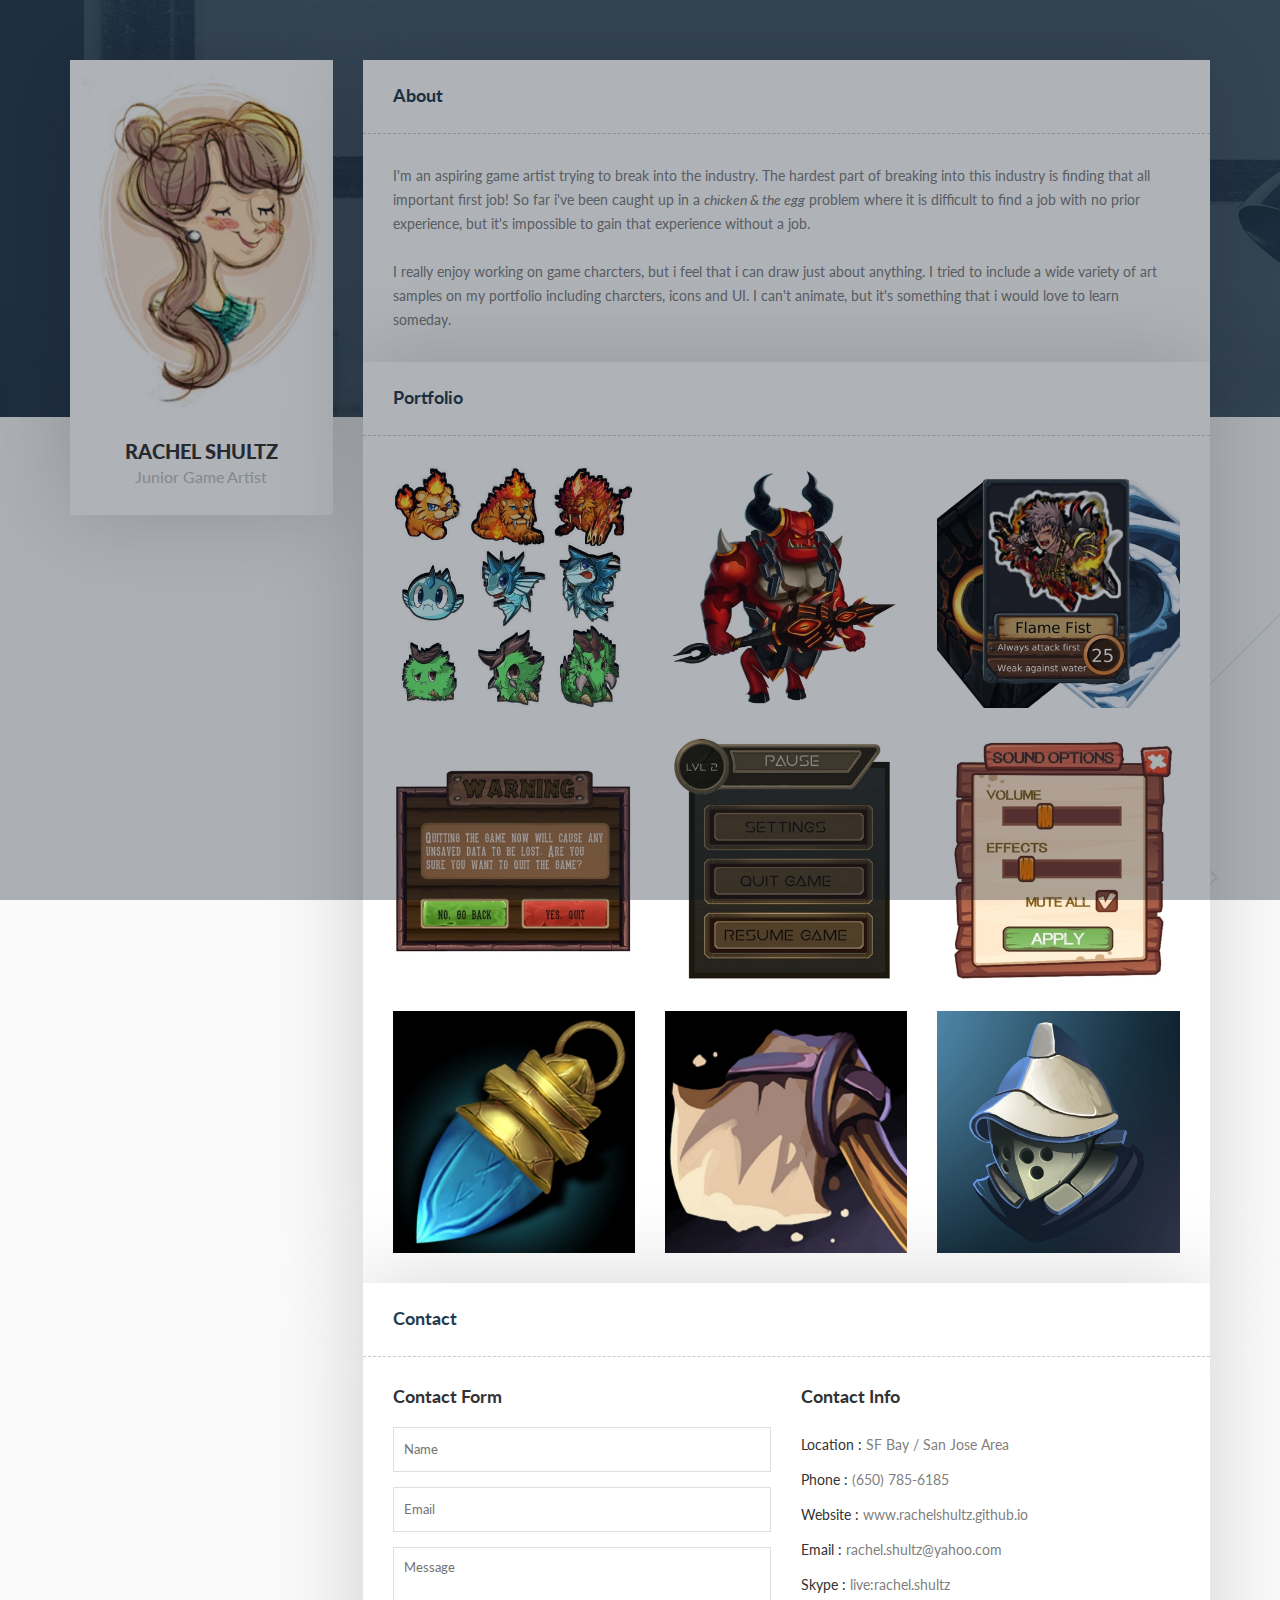
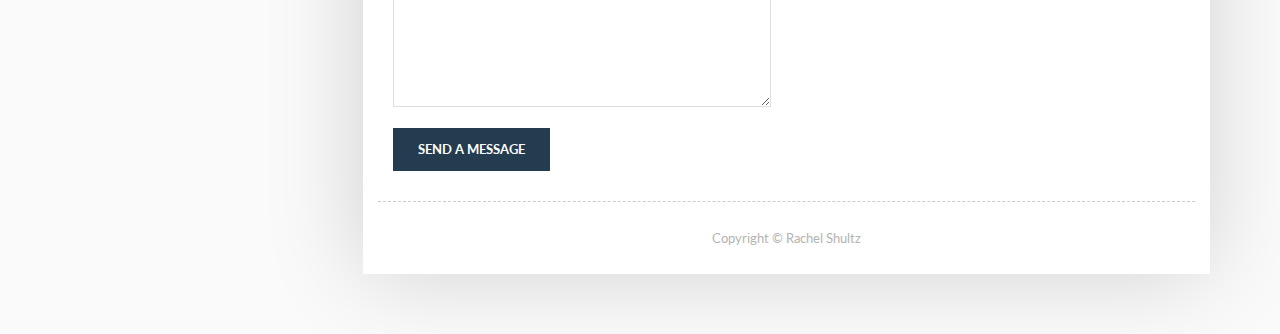
<file: index.html>
<!doctype html>
<html lang="en">
<head>
	<meta charset="UTF-8">
	<title>Rachel Shultz</title>
	<meta name="viewport" content="width=device-width, initial-scale=1.0">
   
	<link rel="stylesheet" href="css/bootstrap.css"/> <!-- bootstrap grid -->
	<link rel="stylesheet" href="css/style.css"/> <!-- template css -->
	<link rel="stylesheet" href="css/reset.css"/> <!-- reset css -->
	<link rel="stylesheet" href="css/magnific-popup.css"/> <!-- magnific popup css -->    
	<link rel="stylesheet" href="perfect-scrollbar/perfect-scrollbar.css" /> <!-- right menu scrollbar css -->   
	
	
	<link href="css/colors/switcher.css" rel="stylesheet" type="text/css">
	<link href="css/colors/color-1.css" rel="stylesheet" type="text/css">

	<link href='https://fonts.googleapis.com/css?family=Lato:400,700,900' rel='stylesheet' type='text/css'>
	<link rel="stylesheet" href="icon-fonts/font-awesome-4.4.0/css/font-awesome.min.css"/> <!-- Fontawesome icons css -->
	
	<!--[if lt IE 9]>
	  <script src="https://oss.maxcdn.com/html5shiv/3.7.2/html5shiv.min.js"></script>
	  <script src="https://oss.maxcdn.com/respond/1.4.2/respond.min.js"></script>
	<![endif]-->
	 <!--script src="http://maps.googleapis.com/maps/api/js?key=AIzaSyA8Lqb0P4RLF9_3jCi6VhIYFbttZDeV_bM"></script-->   
</head>

<body>

	 <!-- Preloading --> 
	<div id="preloader">
		<div class="spinner">
			<div class='uil-ripple-css' style='transform:scale(0.29);'><div></div><div></div></div>
		</div>
	</div>

	<div class="parallax"> </div>
	<div id="wrapper">
		<div class="container">
			<div class="row">
				
				<!-- Profile Informations-->
				<div class="profile col-md-3 wow fadeInDown">
					<div class="profile-image">
						<img alt="image" src="images/Profile-img.png">
					</div>
					<div class="profile-info">
						<div class="name-job" style="border-bottom: 0px;">
							<h1>RACHEL SHULTZ</h1>
							<span class="job">Junior Game Artist </span>
						</div><!-- .name-job -->                        
					</div>
				</div> <!--.profile .col-md-3-->
				
				<!--Right Section-->
				<div id="tab-container" class="col-md-9">
					
					<!--Right Content -->
					<!--About Section-->
					<div id="about" class="content col-md-12 fadeInUp">
						<div class="row">
							<div class="page-title">
								<h2>About</h2>
							</div>                             
							<!-- Info -->                           
							<div class="col-md-12 pinfo">
								 <div class="col-md-12 about-text">
									<p>
										I'm an aspiring game artist trying to break into the industry. The hardest part of breaking into this industry is finding that all important first job! So far i've been caught up in a <i>chicken &amp; the egg</i> problem where it is difficult to find a job with no prior experience, but it's impossible to gain that experience without a job. <br />&nbsp;
									</p>

									<p>
										I really enjoy working on game charcters, but i feel that i can draw just about anything. I tried to include a wide variety of art samples on my portfolio including charcters, icons and UI. I can't animate, but it's something that i would love to learn someday.
									</p>
								</div><!--.col-md-12 .about-text end-->
							 </div><!-- .col-md-12 .spotted -->
						</div><!--.row end-->
					</div> <!-- #about .content .col-md-12 end -->
					<!--Portfolio Section -->
					<div id="portfolio" class="content col-md-12">
						<div class="row">
							<div class="page-title">
								<h2>Portfolio </h2>
							</div>
							<div class="col-md-12 col-sm-12 col-xs-12 page">
								<!-- Portfolio Items -->
								<div class="portfolio_items">
									
									<div class="single_item web-design col-md-4 col-sm-12 col-xs-12">
										<a href="evolution.html" class="link">
											<div class="work-inner">
												<div class="work-overlay">
													<h3>Monster Evolution</h3>
													<p>Character Design</p>
												</div>
												<img src="images/t-work-1.jpg" alt="" />
											</div>
										</a>
									</div>
									
									<div class="single_item web-design col-md-4 col-sm-12 col-xs-12">
										<a href="heroes.html" class="link">
											<div class="work-inner">
												<div class="work-overlay">
													<h3>Heroes and Monsters</h3>
													<p>Character Design</p>
												</div>
												<img src="images/t-work-2.jpg" alt="" />
											</div>
										</a>
									</div>
									
									<div class="single_item web-design col-md-4 col-sm-12 col-xs-12">
										<a href="cards.html" class="link">
											<div class="work-inner">
												<div class="work-overlay">
													<h3>Trading Cards</h3>
													<p>Misc Design</p>
												</div>
												<img src="images/t-work-3.jpg" alt="" />
											</div>
										</a>
									</div>
									
									<div class="single_item web-design col-md-4 col-sm-12 col-xs-12">
										<a href="adventureui.html" class="link">
											<div class="work-inner">
												<div class="work-overlay">
													<h3>Adventure UI</h3>
													<p>UI Design</p>
												</div>
												<img src="images/t-work-4.jpg" alt="" />
											</div>
										</a>
									</div>
									
									<div class="single_item web-design col-md-4 col-sm-12 col-xs-12">
										<a href="spaceui.html" class="link">
											<div class="work-inner">
												<div class="work-overlay">
													<h3>Space UI</h3>
													<p>UI Design</p>
												</div>
												<img src="images/t-work-5.jpg" alt="" />
											</div>
										</a>
									</div>

									<div class="single_item web-design col-md-4 col-sm-12 col-xs-12">
										<a href="toonui.html" class="link">
											<div class="work-inner">
												<div class="work-overlay">
													<h3>Toon UI</h3>
													<p>UI Design</p>
												</div>
												<img src="images/t-work-6.jpg" alt="" />
											</div>
										</a>
									</div>
									
									<div class="single_item web-design col-md-4 col-sm-12 col-xs-12">
										<a href="jewlery.html" class="link">
											<div class="work-inner">
												<div class="work-overlay">
													<h3>Jewelry Icons</h3>
													<p>Icon Design</p>
												</div>
												<img src="images/t-work-7.jpg" alt="" />
											</div>
										</a>
									</div>
									
									<div class="single_item web-design col-md-4 col-sm-12 col-xs-12">
										<a href="weapon.html" class="link">
											<div class="work-inner">
												<div class="work-overlay">
													<h3>Weapon Icons</h3>
													<p>Icon Design</p>
												</div>
												<img src="images/t-work-8.jpg" alt="" />
											</div>
										</a>
									</div>

									<div class="single_item web-design col-md-4 col-sm-12 col-xs-12">
										<a href="armor.html" class="link">
											<div class="work-inner">
												<div class="work-overlay">
													<h3>Armor Icons</h3>
													<p>Icon Design</p>
												</div>
												<img src="images/t-work-9.jpg" alt="" />
											</div>
										</a>
									</div>
													   
								</div> <!-- .portfolio_items end -->
							
							</div><!-- .col-md-12 .page -->
						</div><!--.row end-->
					</div> <!-- #portfolio .content .col-md-12 end -->
					
					<!--Contact Content-->
					<div id="contact" class="content col-md-12">
						<div class="row">
							<div class="page-title">
								<h2>Contact </h2>
							</div>
							<div class="col-md-12 page" style="min-height: 0px;">
								<!-- Contact Form -->
								<form class="col-md-6 contact-form"  method="POST" action="https://formspree.io/rachel.shultz@yahoo.com">
									<h2 class="section-title">Contact Form</h2>
									<!--Name-->
									<input id="con_name" name="con_name" class="form-inp requie" type="text" placeholder="Name"  />
									<!--Email-->
									<input id="con_email" name="_replyto" class="form-inp requie" type="text" placeholder="Email" />
									<!--Message-->
									<textarea name="con_message" id="con_message" class="requie" placeholder="Message" rows="8"></textarea>
									<input id="con_submit" class="but-big" type="submit" value="SEND A MESSAGE">
								</form>
								<!-- Contact Information -->
								<div class="col-md-6 contact-info">
									<h2 class="section-title">Contact Info</h2>
									   <ul class="info-list">
											<li>Location : <span>SF Bay / San Jose Area</span> </li>
											<li>Phone : <span>(650) 785-6185</span> </li>
											<li>Website : <span>www.rachelshultz.github.io</span> </li>
											<li>Email : <span>rachel.shultz@yahoo.com</span> </li>
											<li>Skype : <span>live:rachel.shultz</span> </li>
										</ul>
										
								</div>
								<!--map-->
								<!--div id="map"></div!-->	                                
								
								<!--footer-->
								<footer class="footer" style="margin-top: 30px;"> <p>  Copyright &copy; Rachel Shultz </p></footer>
																							  
							</div><!-- .col-md-12 .page -->
						</div><!--.row end-->
					</div> <!-- #contact .content .col-md-12 end -->
					
				</div> <!-- #tab-container .col-md-9 end -->
			</div> <!-- .row end-->
		</div><!-- .container end -->
	</div> <!-- #wrapper end-->    	
	
	<!-- Javascripts -->
	<script src="js/jquery-2.1.4.min.js"></script><!-- jQuery library -->
	<script src="js/jquery.easytabs.min.js"></script> 
	<!--script src="http://maps.google.com/maps/api/js?"></script-->
	<script src="js/isotope.pkgd.min.js"></script><!-- Isotope js -->  
	<script src="js/jquery.magnific-popup.min.js"></script><!-- Magnific Popup js --> 
	<script src="js/styleswitcher.js"></script>  
	<script src="perfect-scrollbar/jquery.mousewheel.js"></script>
	<script src="perfect-scrollbar/perfect-scrollbar.js"></script>
	<script src="js/main.js"></script><!-- Main js -->    
	
</body>
</html>
</file>
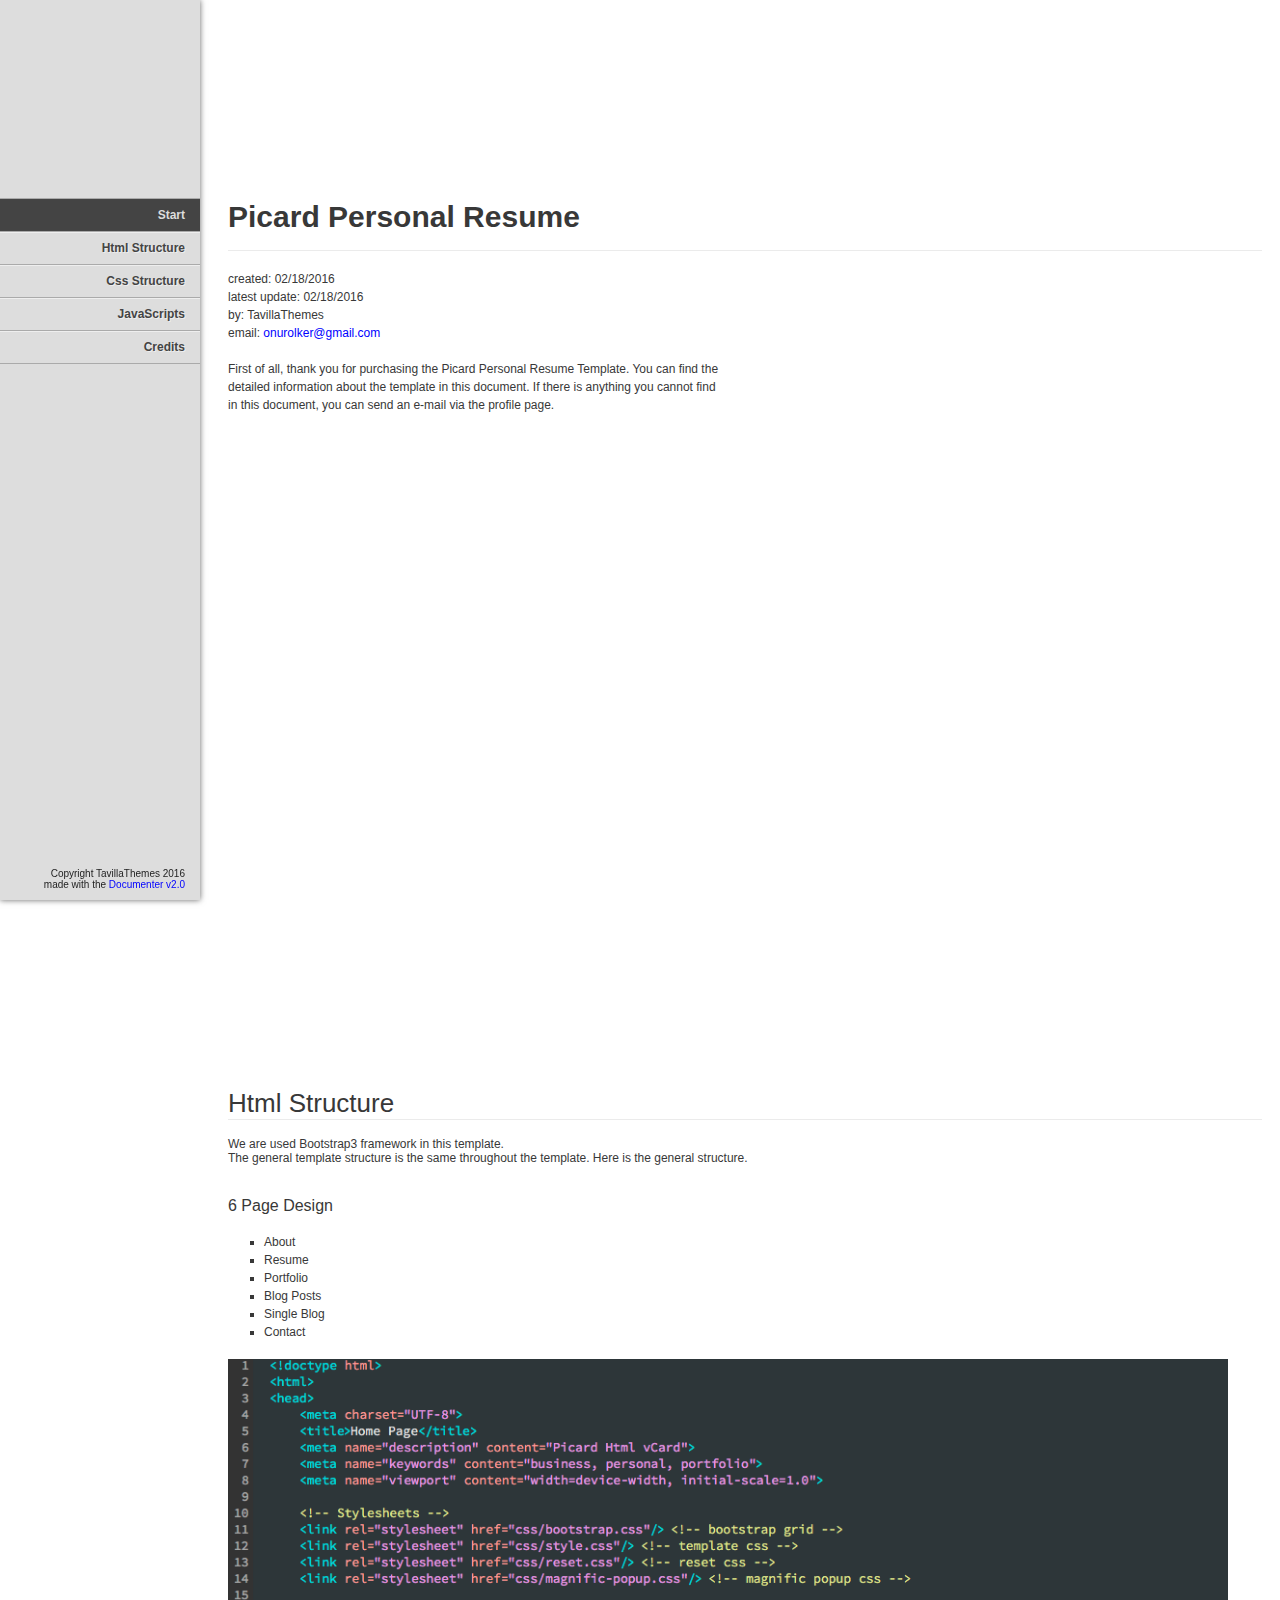
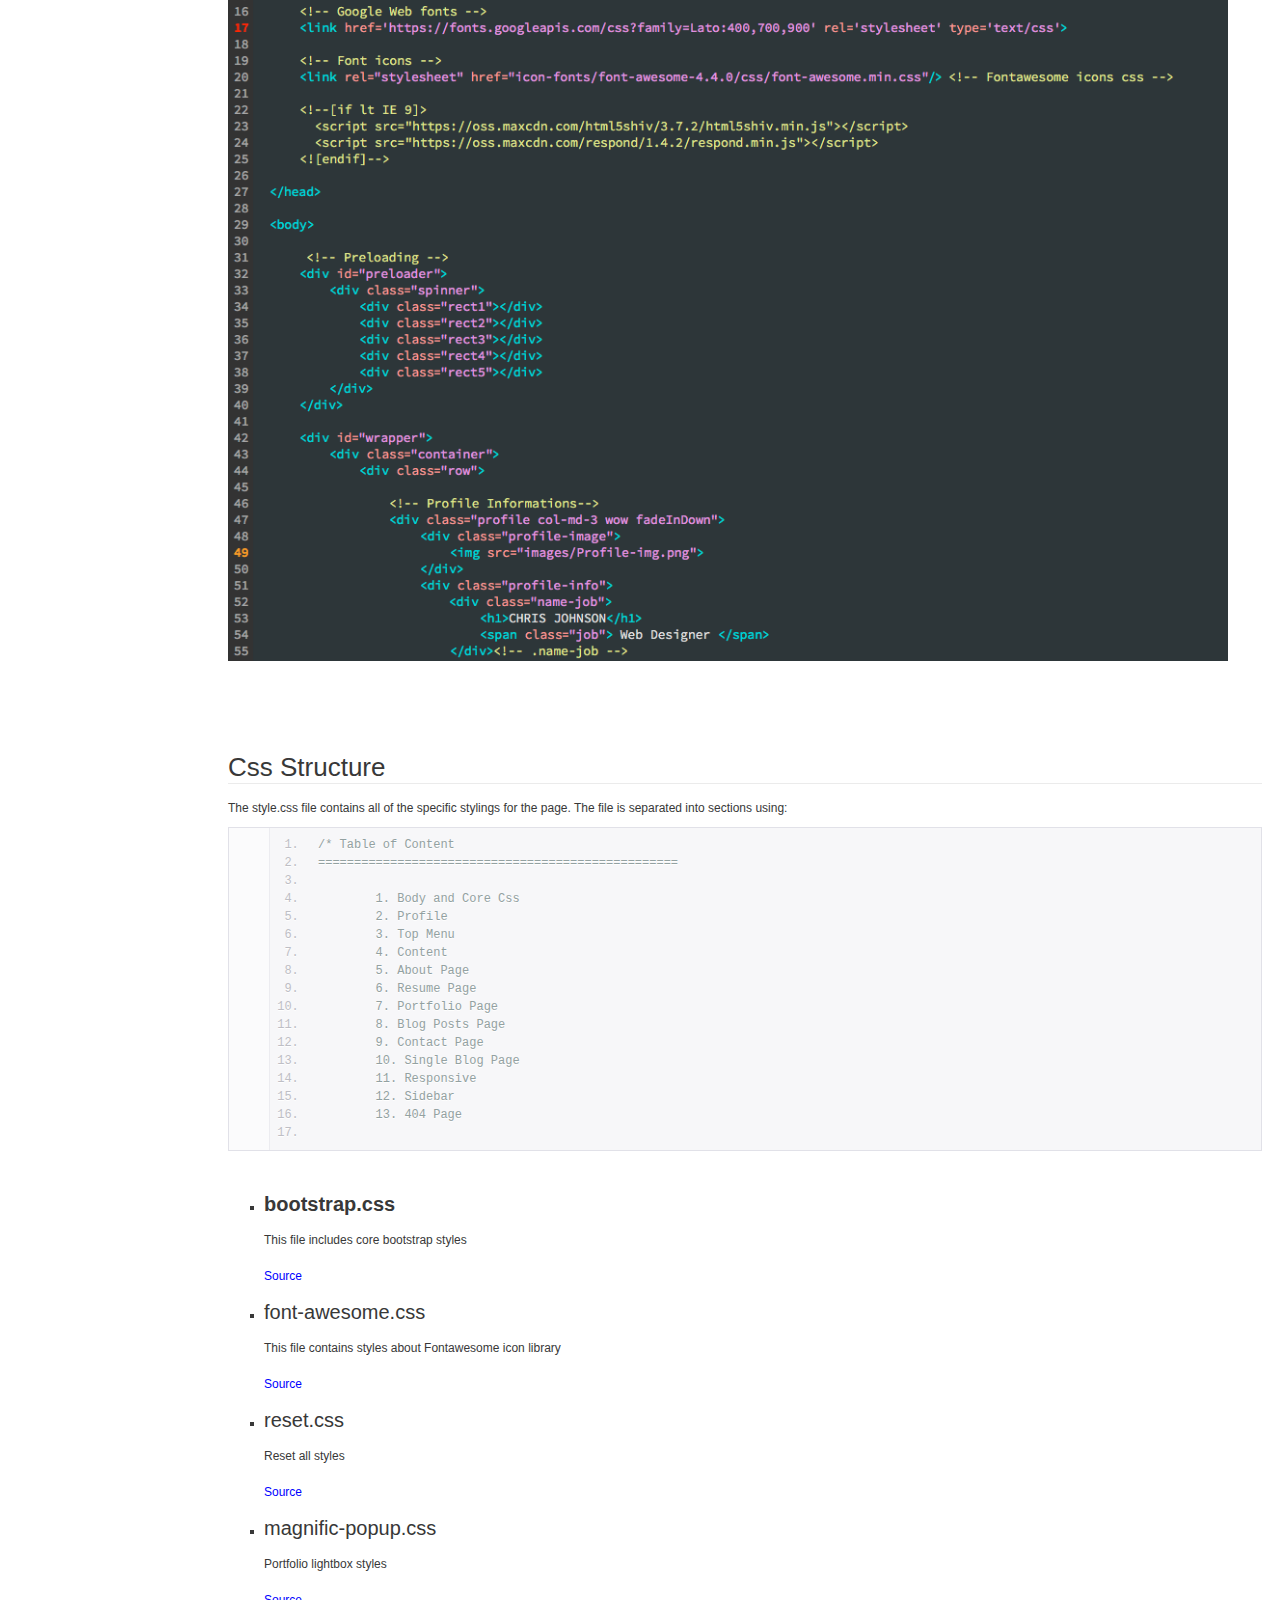
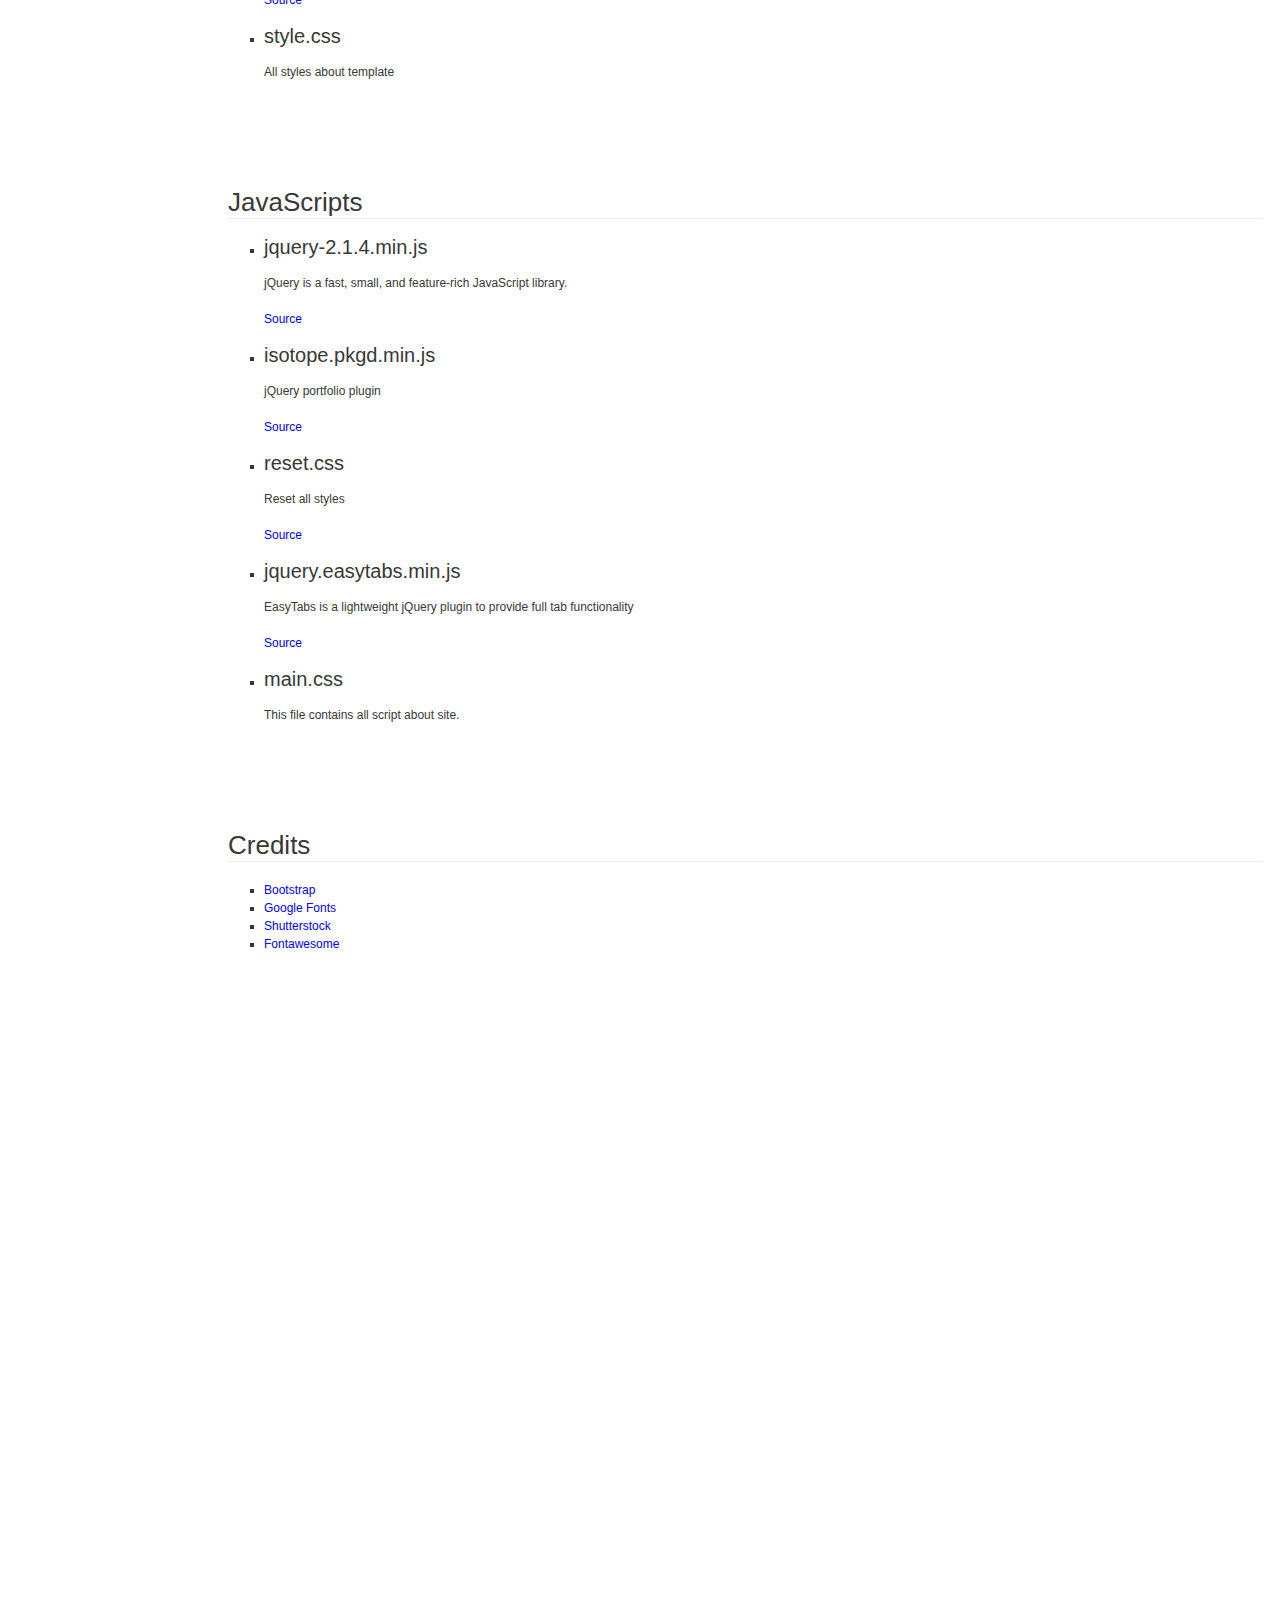
<file: documentation/index.html>
<!doctype html>  
<!--[if IE 6 ]><html lang="en-us" class="ie6"> <![endif]-->
<!--[if IE 7 ]><html lang="en-us" class="ie7"> <![endif]-->
<!--[if IE 8 ]><html lang="en-us" class="ie8"> <![endif]-->
<!--[if (gt IE 7)|!(IE)]><!-->
<html lang="en-us"><!--<![endif]-->
<head>
	<meta charset="utf-8">	
	<title>Picard Personal Resume</title>
    	
	<meta name="description" content="">
	<meta name="author" content="TavillaThemes">
	<meta name="copyright" content="TavillaThemes">
	<meta name="generator" content="Documenter v2.0 http://rxa.li/documenter">
	<meta name="date" content="2016-02-18T00:00:00+01:00">
	
	<link rel="stylesheet" href="assets/css/documenter_style.css" media="all">
	<link rel="stylesheet" href="assets/js/google-code-prettify/prettify.css" media="screen">
	<script src="assets/js/google-code-prettify/prettify.js"></script>

	
	
	<script src="assets/js/jquery.js"></script>
	
	<script src="assets/js/jquery.scrollTo.js"></script>
	<script src="assets/js/jquery.easing.js"></script>
	
	<script>document.createElement('section');var duration='500',easing='swing';</script>
	<script src="assets/js/script.js"></script>
	
	<style>
		html{background-color:#FFFFFF;color:#383838;}
		::-moz-selection{background:#444444;color:#DDDDDD;}
		::selection{background:#444444;color:#DDDDDD;}
		#documenter_sidebar #documenter_logo{background-image:url();}
		a{color:#0000FF;}
		.btn {
			border-radius:3px;
		}
		.btn-primary {
			  background-image: -moz-linear-gradient(top, #0088CC, #0044CC);
			  background-image: -ms-linear-gradient(top, #0088CC, #0044CC);
			  background-image: -webkit-gradient(linear, 0 0, 0 0088CC%, from(#DDDDDD), to(#0044CC));
			  background-image: -webkit-linear-gradient(top, #0088CC, #0044CC);
			  background-image: -o-linear-gradient(top, #0088CC, #0044CC);
			  background-image: linear-gradient(top, #0088CC, #0044CC);
			  filter: progid:DXImageTransform.Microsoft.gradient(startColorstr='#0088CC', endColorstr='#0044CC', GradientType=0);
			  border-color: #0044CC #0044CC #bfbfbf;
			  color:#FFFFFF;
		}
		.btn-primary:hover,
		.btn-primary:active,
		.btn-primary.active,
		.btn-primary.disabled,
		.btn-primary[disabled] {
		  border-color: #0088CC #0088CC #bfbfbf;
		  background-color: #0044CC;
		}
		hr{border-top:1px solid #EBEBEB;border-bottom:1px solid #FFFFFF;}
		#documenter_sidebar, #documenter_sidebar ul a{background-color:#DDDDDD;color:#222222;}
		#documenter_sidebar ul a{-webkit-text-shadow:1px 1px 0px #EEEEEE;-moz-text-shadow:1px 1px 0px #EEEEEE;text-shadow:1px 1px 0px #EEEEEE;}
		#documenter_sidebar ul{border-top:1px solid #AAAAAA;}
		#documenter_sidebar ul a{border-top:1px solid #EEEEEE;border-bottom:1px solid #AAAAAA;color:#444444;}
		#documenter_sidebar ul a:hover{background:#444444;color:#DDDDDD;border-top:1px solid #444444;}
		#documenter_sidebar ul a.current{background:#444444;color:#DDDDDD;border-top:1px solid #444444;}
		#documenter_copyright{display:block !important;visibility:visible !important;}
	</style>
	
</head>
<body class="documenter-project-picard-personal-resume">
	<div id="documenter_sidebar">
		<a href="#documenter_cover" id="documenter_logo"></a>
		<ul id="documenter_nav">
			<li><a class="current" href="#documenter_cover">Start</a></li>
				
			<li><a href="#html_structure" title="Html Structure">Html Structure</a></li>
			<li><a href="#css_structure" title="Css Structure">Css Structure</a></li>
			<li><a href="#javascripts" title="JavaScripts">JavaScripts</a></li>
			<li><a href="#credits" title="Credits">Credits</a></li>

		</ul>
		<div id="documenter_copyright">Copyright TavillaThemes 2016<br>
		made with the <a href="http://rxa.li/documenter">Documenter v2.0</a> 
		</div>
	</div>
	<div id="documenter_content">
	<section id="documenter_cover">
	<h1>Picard Personal Resume</h1>
	
	<div id="documenter_buttons">
		
	</div>
	<hr>
	<ul>
	<li>created: 02/18/2016</li>
	<li>latest update: 02/18/2016</li>
	<li>by: TavillaThemes</li>
	
	<li>email: <a href="mailto:&#111;&#110;&#117;&#114;&#111;&#108;&#107;&#101;&#114;&#64;&#103;&#109;&#97;&#105;&#108;&#46;&#99;&#111;&#109;">&#111;&#110;&#117;&#114;&#111;&#108;&#107;&#101;&#114;&#64;&#103;&#109;&#97;&#105;&#108;&#46;&#99;&#111;&#109;</a></li>
	</ul>
	<p>First of all, thank you for purchasing the Picard Personal Resume Template. You can find the detailed information about the template in this document. If there is anything you cannot find in this document, you can send an e-mail via the profile page.</p>
	</section>
	
	<section id="html_structure">
	<div class="page-header"><h3>Html Structure</h3><hr class="notop"></div>
<div>
	We are used Bootstrap3 framework in this template.</div>
<div>
	The general template structure is the same throughout the template. Here is the general structure.</div>
<div>
	&nbsp;</div>
<h5>
	6 Page Design</h5>
<ul>
	<li>
		About</li>
	<li>
		Resume</li>
	<li>
		Portfolio</li>
	<li>
		Blog Posts</li>
	<li>
		Single Blog</li>
	<li>
		Contact</li>
</ul>
<img style="width:100%; max-width:1000px" src="assets/css/img/html.png">

</section>
<section id="css_structure">
	<div class="page-header"><h3>Css Structure</h3><hr class="notop"></div>
<div>
	The style.css file contains all of the specific stylings for the page. The file is separated into sections using:</div>
<pre class="prettyprint lang-css linenums">
/* Table of Content
==================================================
	
	1. Body and Core Css
	2. Profile
	3. Top Menu
	4. Content
	5. About Page
	6. Resume Page
	7. Portfolio Page
	8. Blog Posts Page
	9. Contact Page
	10. Single Blog Page
	11. Responsive
	12. Sidebar
	13. 404 Page

</pre>
<br>
<ul>
	<li>
		<h4 id="css_structure_strongbootstrapcss_strong"><strong>bootstrap.css</strong></h4>
		<p>
			This file includes core bootstrap styles</p>
		<a href="http://getbootstrap.com/">Source </a></li>
	<li>
		<h4 id="css_structure_font_awesomecss">font-awesome.css</h4>
		<p>
			This file contains styles about Fontawesome icon library</p>
		<a href="http://getbootstrap.com/">Source </a></li>
	<li>
		<h4 id="css_structure_resetcss">reset.css</h4>
		<p>
			Reset all styles&nbsp;</p>
		<a href="http://html5doctor.com/html-5-reset-stylesheet/">Source </a></li>
	<li>
		<h4 id="css_structure_magnific_popupcss">magnific-popup.css</h4>
		<p>
			Portfolio lightbox styles</p>
		<a href="http://dimsemenov.com/plugins/magnific-popup/">Source </a></li>
	<li>
		<h4 id="css_structure_stylecss">style.css</h4>
		<p>
			All styles about template</p>
	</li>
</ul>
</section>
<section id="javascripts">
	<div class="page-header"><h3>JavaScripts</h3><hr class="notop"></div>
<ul>
	<li>
		<h4 id="javascripts_jquery_214minjs">jquery-2.1.4.min.js</h4>
		<p>
			jQuery is a fast, small, and feature-rich JavaScript library.</p>
		<a href="http://jquery.com/">Source </a></li>
	<li>
		<h4 id="javascripts_isotopepkgdminjs">isotope.pkgd.min.js</h4>
		<p>
			jQuery portfolio plugin</p>
		<a href="http://isotope.metafizzy.co/">Source </a></li>
	<li>
		<h4 id="javascripts_resetcss">reset.css</h4>
		<p>
			Reset all styles&nbsp;</p>
		<a href="http://html5doctor.com/html-5-reset-stylesheet/">Source </a></li>
	<li>
		<h4 id="javascripts_jqueryeasytabsminjs">jquery.easytabs.min.js</h4>
		<p>
			EasyTabs is a lightweight jQuery plugin to provide full tab functionality</p>
		<a href="https://os.alfajango.com/easytabs/">Source </a></li>
	<li>
		<h4 id="javascripts_maincss">main.css</h4>
		<p>
			This file contains all script about site.</p>
	</li>
</ul>
</section>
<section id="credits">
	<div class="page-header"><h3>Credits</h3><hr class="notop"></div>
<ul>
	<li>
		<a href="http://getbootstrap.com/">Bootstrap</a></li>
	<li>
		<a href="https://www.google.com/fonts">Google Fonts</a></li>
	<li>
		<a href="http://www.shutterstock.com/">Shutterstock</a></li>
	<li>
		<a href="http://fontawesome.io/">Fontawesome</a></li>
</ul>
</section>

	</div>
</body>
</html>
</file>
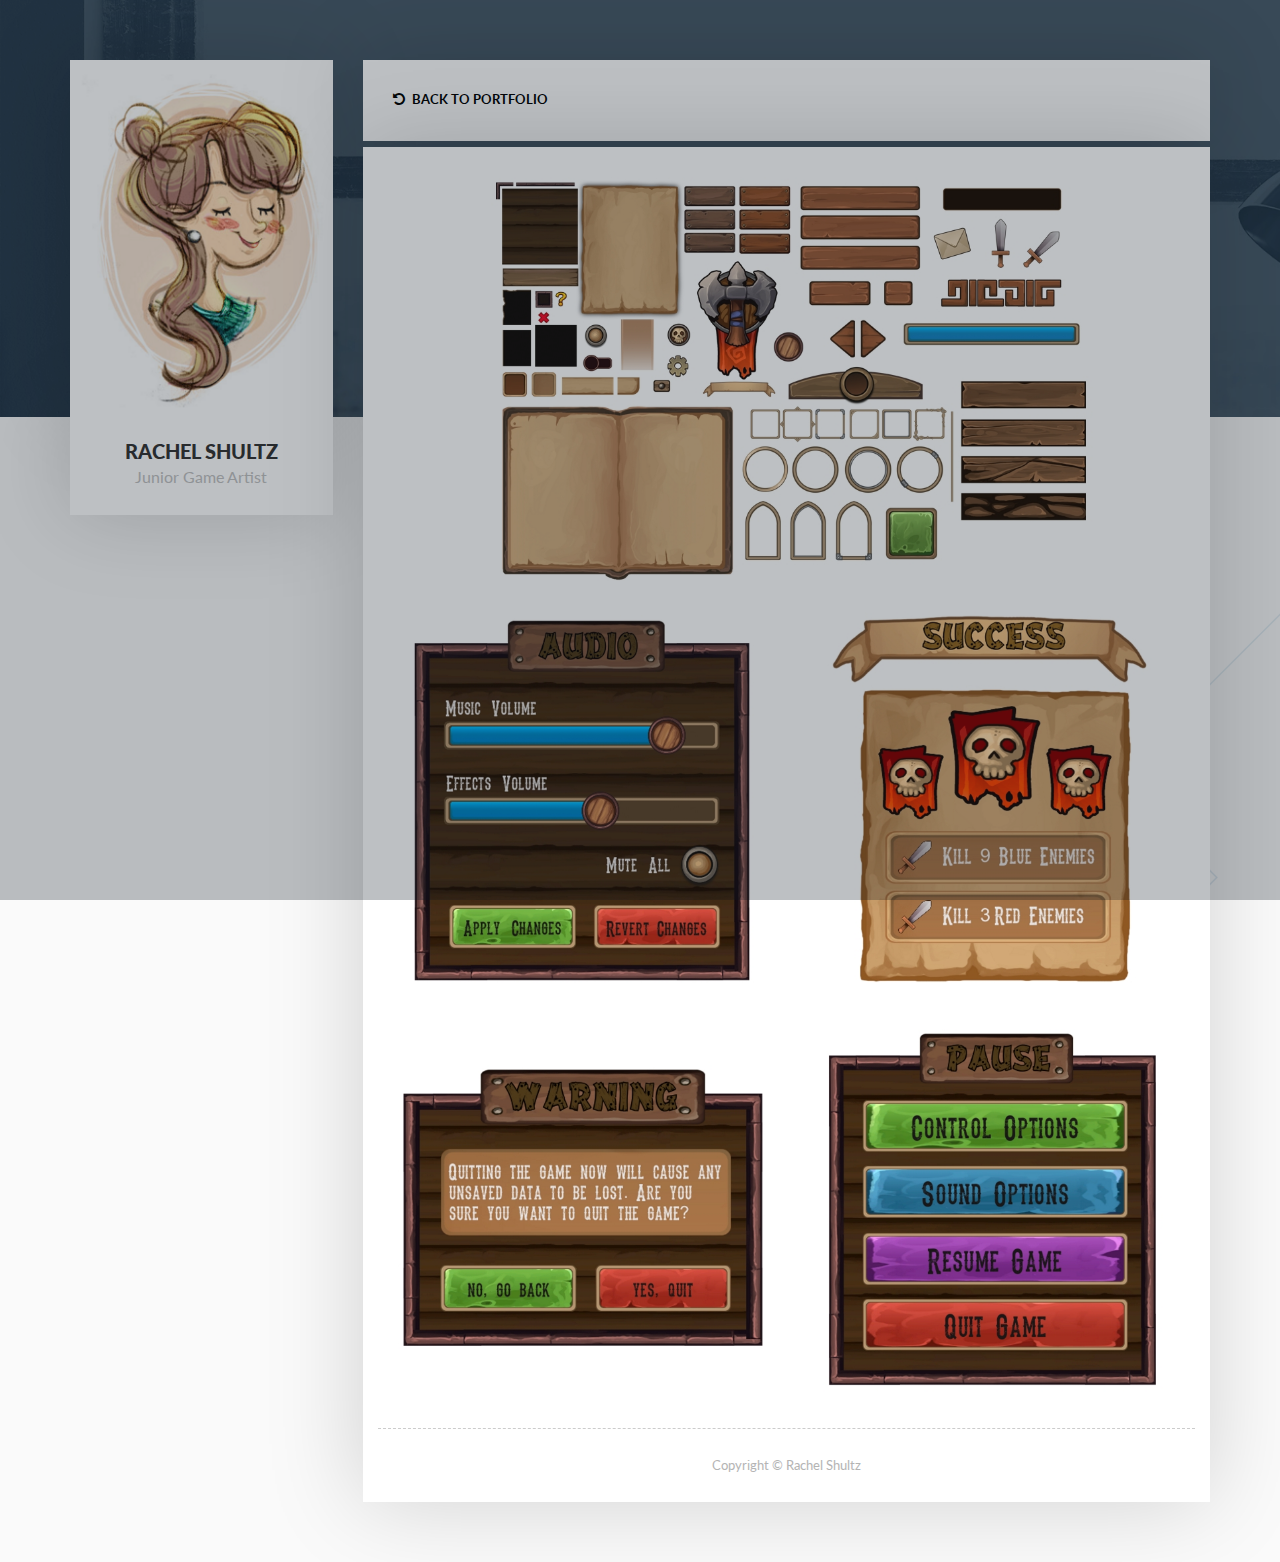
<file: adventureui.html>
<!doctype html>
<html lang="en">
<head>
	<meta charset="UTF-8">
	<title>Rachel Shultz</title>
	<meta name="viewport" content="width=device-width, initial-scale=1.0">
	<link rel="stylesheet" href="css/bootstrap.css"/> <!-- bootstrap grid -->
	<link rel="stylesheet" href="css/style.css"/> <!-- template css -->
	<link rel="stylesheet" href="css/reset.css"/> <!-- reset css -->
	<link rel="stylesheet" href="css/magnific-popup.css"/> <!-- magnific popup css -->    
	<link rel="stylesheet" href="perfect-scrollbar/perfect-scrollbar.css" /> <!-- right menu scrollbar css -->   
	
	<link href="css/colors/switcher.css" rel="stylesheet" type="text/css">
	<link href="css/colors/color-6.css" rel="stylesheet" type="text/css" title="color-6">
	
	<link href='https://fonts.googleapis.com/css?family=Lato:400,700,900' rel='stylesheet' type='text/css'>
	<link rel="stylesheet" href="icon-fonts/font-awesome-4.4.0/css/font-awesome.min.css"/> <!-- Fontawesome icons css -->
	
	<!--[if lt IE 9]>
	  <script src="https://oss.maxcdn.com/html5shiv/3.7.2/html5shiv.min.js"></script>
	  <script src="https://oss.maxcdn.com/respond/1.4.2/respond.min.js"></script>
	<![endif]-->
	 <!--script src="http://maps.googleapis.com/maps/api/js?key=AIzaSyA8Lqb0P4RLF9_3jCi6VhIYFbttZDeV_bM"></script-->   
</head>

<body>
	 <!-- Preloading --> 
    <div id="preloader">
    	<div class="spinner">
            <div class='uil-ripple-css' style='transform:scale(0.29);'><div></div><div></div></div>
        </div>
    </div>
   
    <div class="parallax"> </div>
    <div id="wrapper">
        <div class="container">
            <div class="row">
            	
                <!-- Profile Informations-->
                <div class="profile col-md-3 wow fadeInDown">
                    <div class="profile-image">
                        <img alt="image" src="images/Profile-img.png">
                    </div>
                    <div class="profile-info">
						<div class="name-job" style="border-bottom: 0px;">
                            <h1>RACHEL SHULTZ</h1>
                            <span class="job">Junior Game Artist</span>
                        </div><!-- .name-job -->                        
                    </div>
                </div> <!--.profile .col-md-3-->
                
                <!--Right Section-->
                <div class="col-md-9">
                    	<!--Top Menu -->
                        <div class="responsive-menu hidden-md hidden-lg"><a href="index.html"><i class="fa fa-rotate-left"></i> <span>BACK TO PORTFOLIO</span></a></div> 
                        <!--i class="fa fa-bars right-menu"></i--> 
                    	<ul class="top-menu wow fadeInRight">
                            <li> <a href="index.html"><i class="fa fa-rotate-left"></i> <span>BACK TO PORTFOLIO</span></a></li>
                        </ul>
                   
                    <!--Right Content-->
                    <div class="content col-md-12 wow fadeInUp">
                    	<div class="row">
                            <div class="col-md-12 page">
                            	
                                <!--Detail Images -->
                                <div class="col-md-12 works-image">
                                    <img src="images/adventure1.jpg" alt="">
                                </div>
                                <div class="col-md-6 works-image">
                                    <img src="images/adventure2.jpg" alt="">
                                </div>
                                <div class="col-md-6 works-image">
                                    <img src="images/adventure3.jpg" alt="">
                                </div>
                                <div class="col-md-6 works-image">
                                    <img src="images/adventure4.jpg" alt="">
                                </div>
                                <div class="col-md-6 works-image">
                                    <img src="images/adventure5.jpg" alt="">
                                </div>
                                
                                
                                <!--footer-->
                                <footer class="footer"> <p>  Copyright &copy; Rachel Shultz</p></footer>
                                                                                              
                            </div><!-- .col-md-12 .page -->
                        </div><!--.row end-->
                    </div> <!--.content .col-md-12 end -->
                </div> <!-- .col-md-9 end -->
            </div> <!-- .row end-->
        </div><!-- .container end -->
    </div> <!-- #wrapper end-->
    
    <!-- Javascripts -->
    <script src="js/jquery-2.1.4.min.js"></script><!-- jQuery library -->
    <script src="js/styleswitcher.js"></script> 
	<script src="perfect-scrollbar/jquery.mousewheel.js"></script>
	<script src="perfect-scrollbar/perfect-scrollbar.js"></script>
    <script src="js/main.js"></script><!-- Main js -->
</body>
</html>
</file>
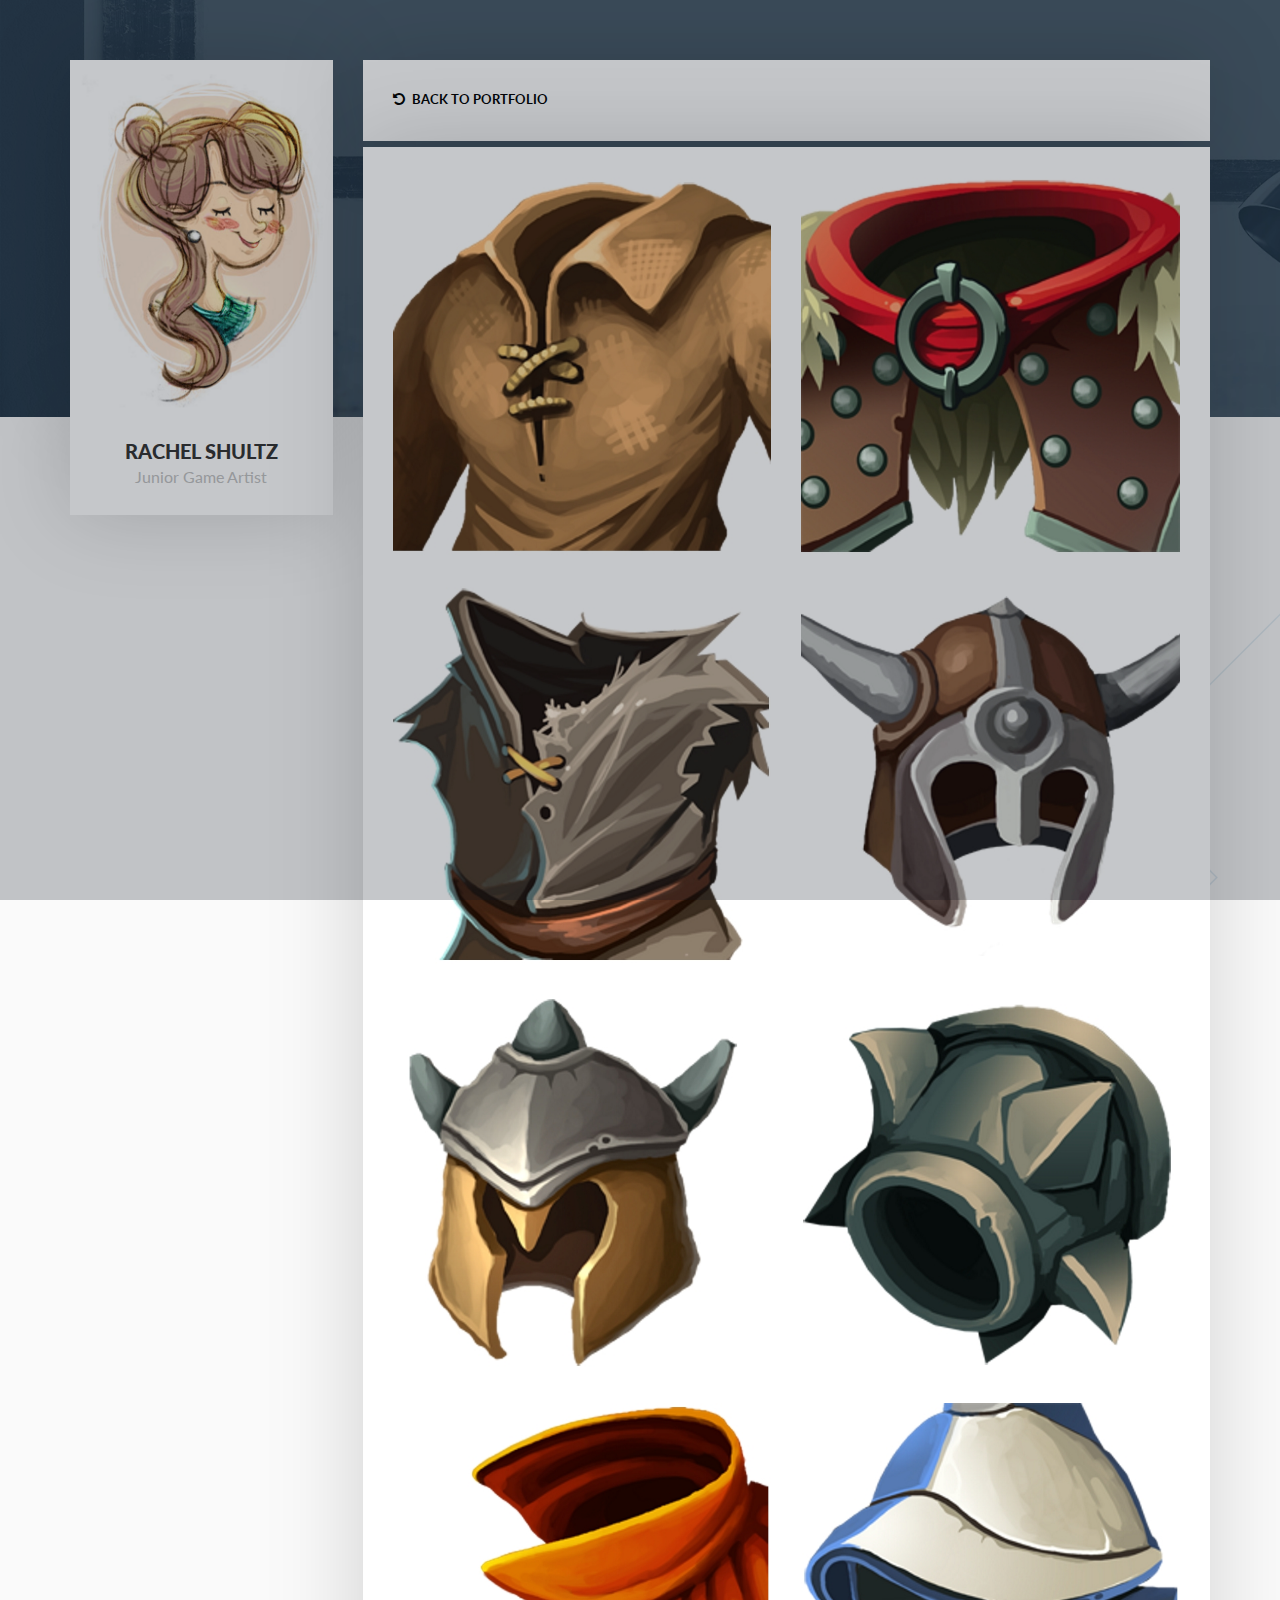
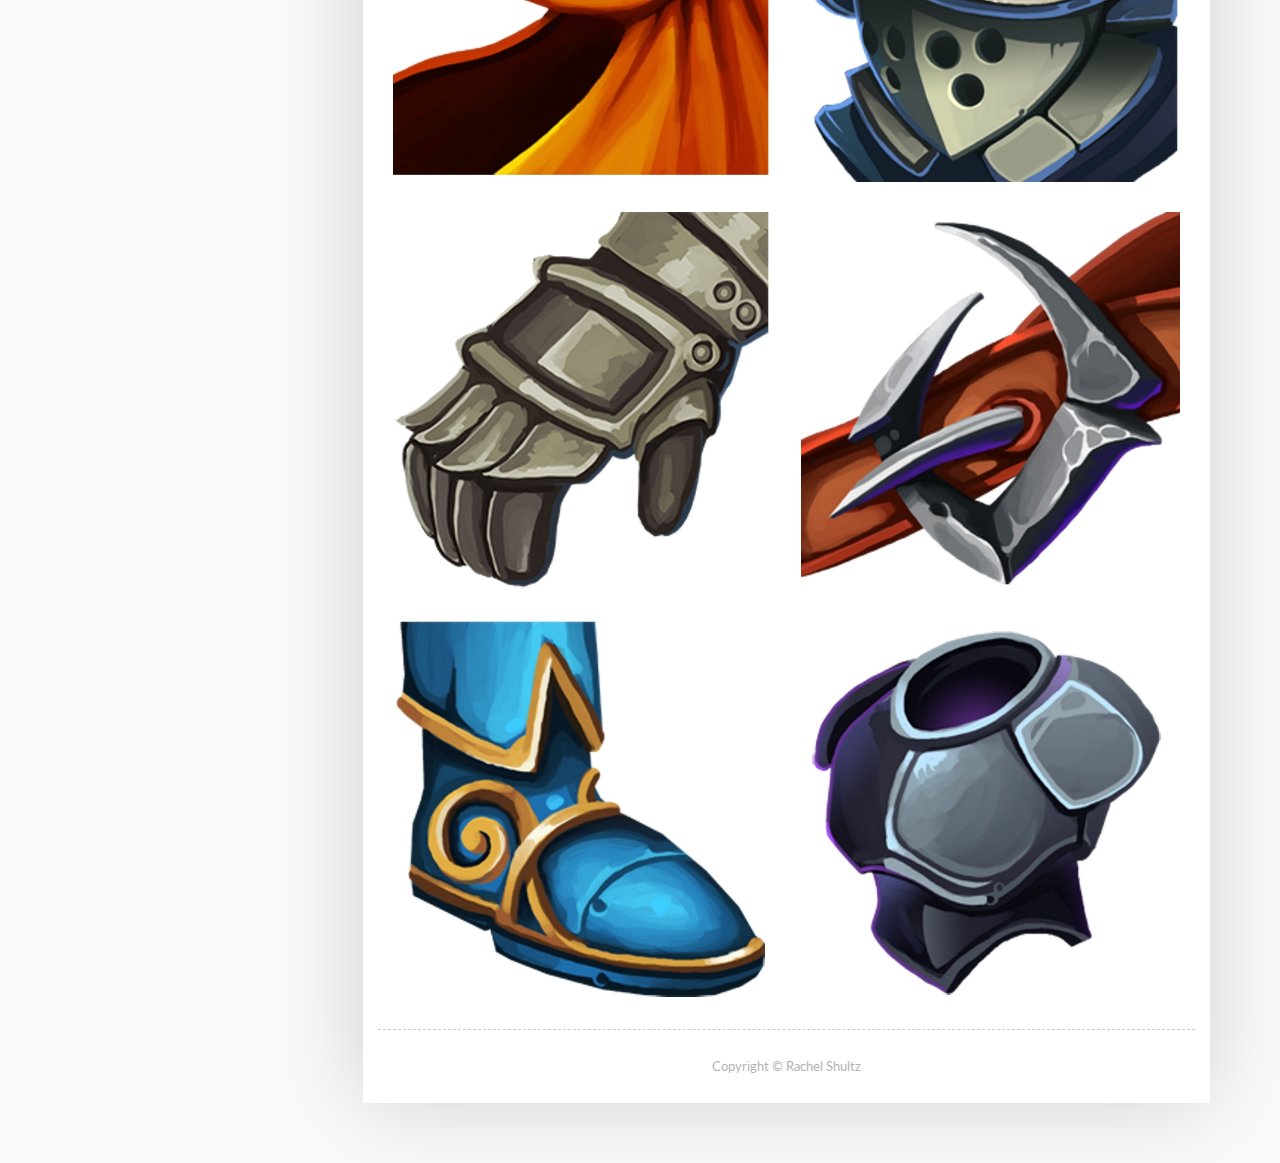
<file: armor.html>
<!doctype html>
<html lang="en">
<head>
	<meta charset="UTF-8">
	<title>Rachel Shultz</title>
	<meta name="viewport" content="width=device-width, initial-scale=1.0">
	<link rel="stylesheet" href="css/bootstrap.css"/> <!-- bootstrap grid -->
	<link rel="stylesheet" href="css/style.css"/> <!-- template css -->
	<link rel="stylesheet" href="css/reset.css"/> <!-- reset css -->
	<link rel="stylesheet" href="css/magnific-popup.css"/> <!-- magnific popup css -->    
	<link rel="stylesheet" href="perfect-scrollbar/perfect-scrollbar.css" /> <!-- right menu scrollbar css -->   
	
	<link href="css/colors/switcher.css" rel="stylesheet" type="text/css">
	<link href="css/colors/color-6.css" rel="stylesheet" type="text/css" title="color-6">
	
	<link href='https://fonts.googleapis.com/css?family=Lato:400,700,900' rel='stylesheet' type='text/css'>
	<link rel="stylesheet" href="icon-fonts/font-awesome-4.4.0/css/font-awesome.min.css"/> <!-- Fontawesome icons css -->
	
	<!--[if lt IE 9]>
	  <script src="https://oss.maxcdn.com/html5shiv/3.7.2/html5shiv.min.js"></script>
	  <script src="https://oss.maxcdn.com/respond/1.4.2/respond.min.js"></script>
	<![endif]-->
	 <!--script src="http://maps.googleapis.com/maps/api/js?key=AIzaSyA8Lqb0P4RLF9_3jCi6VhIYFbttZDeV_bM"></script-->   
</head>

<body>
	 <!-- Preloading --> 
    <div id="preloader">
    	<div class="spinner">
            <div class='uil-ripple-css' style='transform:scale(0.29);'><div></div><div></div></div>
        </div>
    </div>
   
    <div class="parallax"> </div>
    <div id="wrapper">
        <div class="container">
            <div class="row">
            	
                <!-- Profile Informations-->
                <div class="profile col-md-3 wow fadeInDown">
                    <div class="profile-image">
                        <img alt="image" src="images/Profile-img.png">
                    </div>
                    <div class="profile-info">
						<div class="name-job" style="border-bottom: 0px;">
                            <h1>RACHEL SHULTZ</h1>
                            <span class="job">Junior Game Artist</span>
                        </div><!-- .name-job -->                        
                    </div>
                </div> <!--.profile .col-md-3-->
                
                <!--Right Section-->
                <div class="col-md-9">
                    	<!--Top Menu -->
                        <div class="responsive-menu hidden-md hidden-lg"><a href="index.html"><i class="fa fa-rotate-left"></i> <span>BACK TO PORTFOLIO</span></a></div> 
                        <!--i class="fa fa-bars right-menu"></i--> 
                    	<ul class="top-menu wow fadeInRight">
                            <li> <a href="index.html"><i class="fa fa-rotate-left"></i> <span>BACK TO PORTFOLIO</span></a></li>
                        </ul>
                   
                    <!--Right Content-->
                    <div class="content col-md-12 wow fadeInUp">
                    	<div class="row">
                            <div class="col-md-12 page">
                            	
                                <!--Detail Images -->
                                <div class="col-md-6 works-image">
                                    <img src="images/armor1.jpg" alt="">
                                </div>
                                <div class="col-md-6 works-image">
                                    <img src="images/armor2.jpg" alt="">
                                </div>
                                <div class="col-md-6 works-image">
                                    <img src="images/armor3.jpg" alt="">
                                </div>
                                <div class="col-md-6 works-image">
                                    <img src="images/armor4.jpg" alt="">
                                </div>
                                <div class="col-md-6 works-image">
                                    <img src="images/armor5.jpg" alt="">
                                </div>
                                <div class="col-md-6 works-image">
                                    <img src="images/armor6.jpg" alt="">
                                </div>
                                <div class="col-md-6 works-image">
                                    <img src="images/armor7.jpg" alt="">
                                </div>
                                <div class="col-md-6 works-image">
                                    <img src="images/armor8.jpg" alt="">
                                </div>
                                <div class="col-md-6 works-image">
                                    <img src="images/armor9.jpg" alt="">
                                </div>
                                <div class="col-md-6 works-image">
                                    <img src="images/armor10.jpg" alt="">
                                </div>
                                <div class="col-md-6 works-image">
                                    <img src="images/armor11.jpg" alt="">
                                </div>
                                <div class="col-md-6 works-image">
                                    <img src="images/armor12.jpg" alt="">
                                </div>
                                
                                
                                <!--footer-->
                                <footer class="footer"> <p>  Copyright &copy; Rachel Shultz</p></footer>
                                                                                              
                            </div><!-- .col-md-12 .page -->
                        </div><!--.row end-->
                    </div> <!--.content .col-md-12 end -->
                </div> <!-- .col-md-9 end -->
            </div> <!-- .row end-->
        </div><!-- .container end -->
    </div> <!-- #wrapper end-->
    
    <!-- Javascripts -->
    <script src="js/jquery-2.1.4.min.js"></script><!-- jQuery library -->
    <script src="js/styleswitcher.js"></script> 
	<script src="perfect-scrollbar/jquery.mousewheel.js"></script>
	<script src="perfect-scrollbar/perfect-scrollbar.js"></script>
    <script src="js/main.js"></script><!-- Main js -->
</body>
</html>
</file>
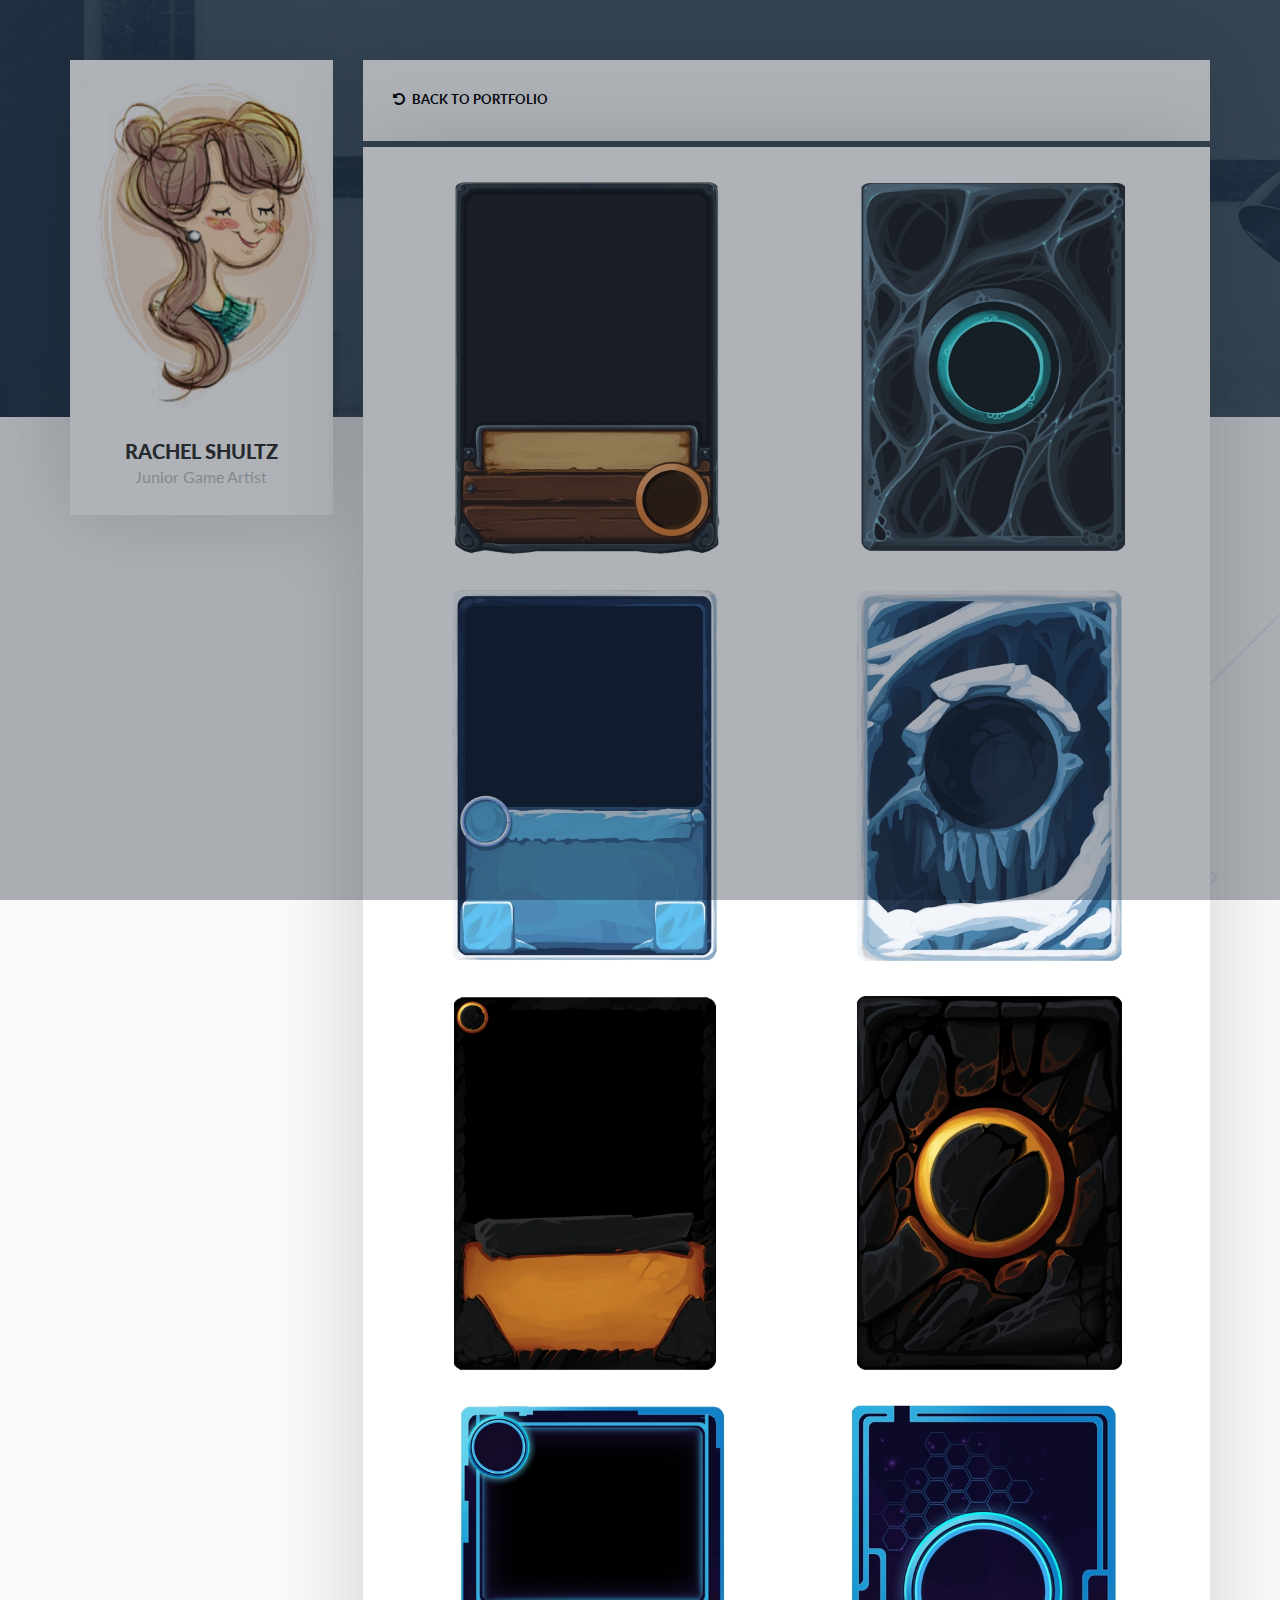
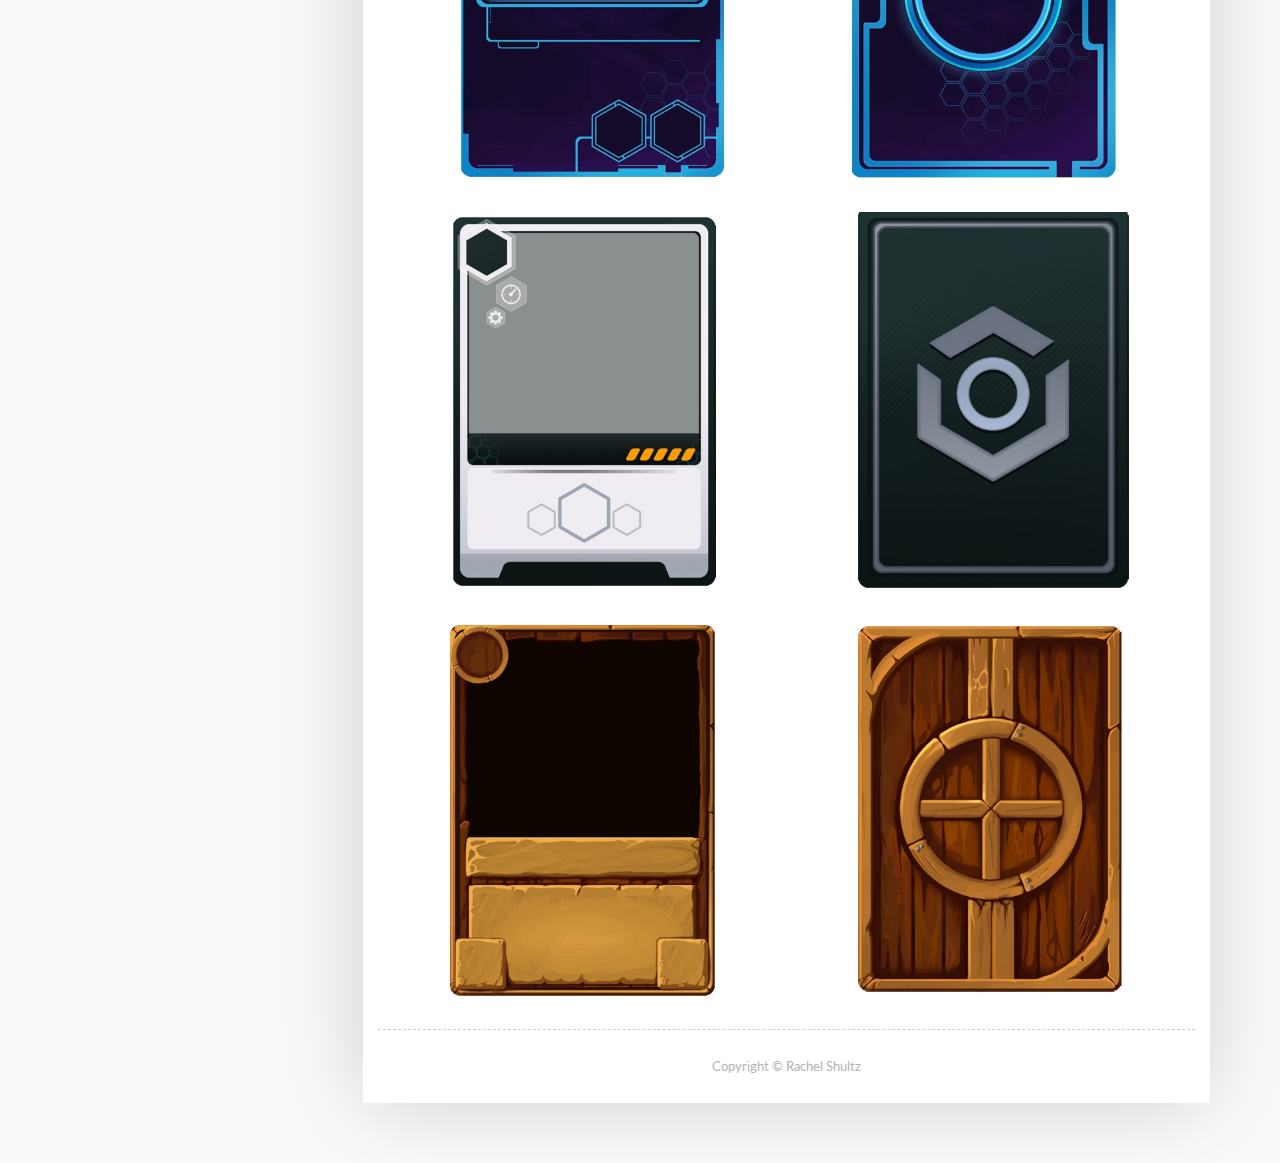
<file: cards.html>
<!doctype html>
<html lang="en">
<head>
	<meta charset="UTF-8">
	<title>Rachel Shultz</title>
	<meta name="viewport" content="width=device-width, initial-scale=1.0">
	<link rel="stylesheet" href="css/bootstrap.css"/> <!-- bootstrap grid -->
	<link rel="stylesheet" href="css/style.css"/> <!-- template css -->
	<link rel="stylesheet" href="css/reset.css"/> <!-- reset css -->
	<link rel="stylesheet" href="css/magnific-popup.css"/> <!-- magnific popup css -->    
	<link rel="stylesheet" href="perfect-scrollbar/perfect-scrollbar.css" /> <!-- right menu scrollbar css -->   
	
	<link href="css/colors/switcher.css" rel="stylesheet" type="text/css">
	<link href="css/colors/color-6.css" rel="stylesheet" type="text/css" title="color-6">
	
	<link href='https://fonts.googleapis.com/css?family=Lato:400,700,900' rel='stylesheet' type='text/css'>
	<link rel="stylesheet" href="icon-fonts/font-awesome-4.4.0/css/font-awesome.min.css"/> <!-- Fontawesome icons css -->
	
	<!--[if lt IE 9]>
	  <script src="https://oss.maxcdn.com/html5shiv/3.7.2/html5shiv.min.js"></script>
	  <script src="https://oss.maxcdn.com/respond/1.4.2/respond.min.js"></script>
	<![endif]-->
	 <!--script src="http://maps.googleapis.com/maps/api/js?key=AIzaSyA8Lqb0P4RLF9_3jCi6VhIYFbttZDeV_bM"></script-->   
</head>

<body>
	 <!-- Preloading --> 
    <div id="preloader">
    	<div class="spinner">
            <div class='uil-ripple-css' style='transform:scale(0.29);'><div></div><div></div></div>
        </div>
    </div>
   
    <div class="parallax"> </div>
    <div id="wrapper">
        <div class="container">
            <div class="row">
            	
                <!-- Profile Informations-->
                <div class="profile col-md-3 wow fadeInDown">
                    <div class="profile-image">
                        <img alt="image" src="images/Profile-img.png">
                    </div>
                    <div class="profile-info">
						<div class="name-job" style="border-bottom: 0px;">
                            <h1>RACHEL SHULTZ</h1>
                            <span class="job">Junior Game Artist</span>
                        </div><!-- .name-job -->                        
                    </div>
                </div> <!--.profile .col-md-3-->
                
                <!--Right Section-->
                <div class="col-md-9">
                    	<!--Top Menu -->
                        <div class="responsive-menu hidden-md hidden-lg"><a href="index.html"><i class="fa fa-rotate-left"></i> <span>BACK TO PORTFOLIO</span></a></div> 
                        <!--i class="fa fa-bars right-menu"></i--> 
                    	<ul class="top-menu wow fadeInRight">
                            <li> <a href="index.html"><i class="fa fa-rotate-left"></i> <span>BACK TO PORTFOLIO</span></a></li>
                        </ul>
                   
                    <!--Right Content-->
                    <div class="content col-md-12 wow fadeInUp">
                    	<div class="row">
                            <div class="col-md-12 page">
                            	
                                <!--Detail Images -->
                                <div class="col-md-6 works-image">
                                    <img src="images/card1.jpg" alt="">
                                </div>
                                <div class="col-md-6 works-image">
                                    <img src="images/card2.jpg" alt="">
                                </div>
                                <div class="col-md-6 works-image">
                                    <img src="images/card3.jpg" alt="">
                                </div>
                                <div class="col-md-6 works-image">
                                    <img src="images/card4.jpg" alt="">
                                </div>
                                <div class="col-md-6 works-image">
                                    <img src="images/card5.jpg" alt="">
                                </div>
                                <div class="col-md-6 works-image">
                                    <img src="images/card6.jpg" alt="">
                                </div>
                                <div class="col-md-6 works-image">
                                    <img src="images/card7.jpg" alt="">
                                </div>
                                <div class="col-md-6 works-image">
                                    <img src="images/card8.jpg" alt="">
                                </div>
                                <div class="col-md-6 works-image">
                                    <img src="images/card9.jpg" alt="">
                                </div>
                                <div class="col-md-6 works-image">
                                    <img src="images/card10.jpg" alt="">
                                </div>
                                <div class="col-md-6 works-image">
                                    <img src="images/card11.jpg" alt="">
                                </div>
                                <div class="col-md-6 works-image">
                                    <img src="images/card12.jpg" alt="">
                                </div>
                                
                                
                                <!--footer-->
                                <footer class="footer"> <p>  Copyright &copy; Rachel Shultz</p></footer>
                                                                                              
                            </div><!-- .col-md-12 .page -->
                        </div><!--.row end-->
                    </div> <!--.content .col-md-12 end -->
                </div> <!-- .col-md-9 end -->
            </div> <!-- .row end-->
        </div><!-- .container end -->
    </div> <!-- #wrapper end-->
    
    <!-- Javascripts -->
    <script src="js/jquery-2.1.4.min.js"></script><!-- jQuery library -->
    <script src="js/styleswitcher.js"></script> 
	<script src="perfect-scrollbar/jquery.mousewheel.js"></script>
	<script src="perfect-scrollbar/perfect-scrollbar.js"></script>
    <script src="js/main.js"></script><!-- Main js -->
</body>
</html>
</file>
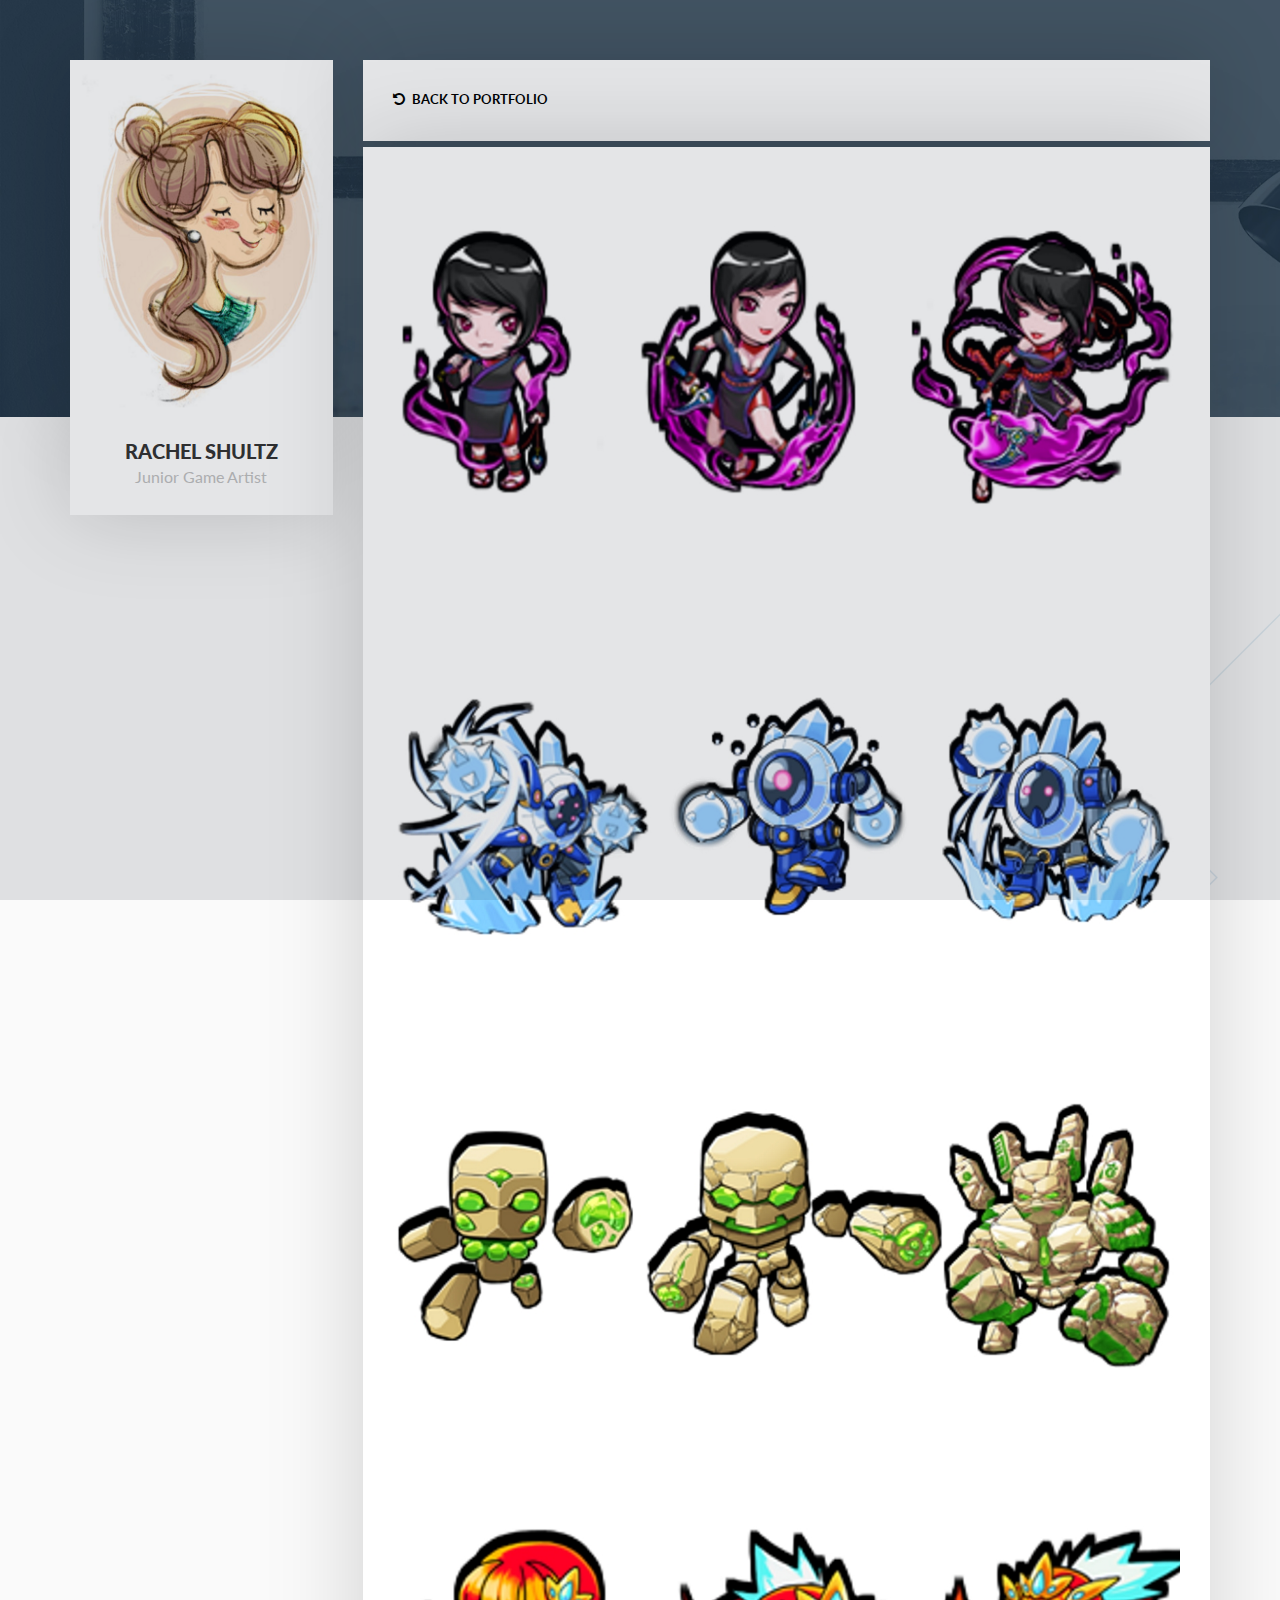
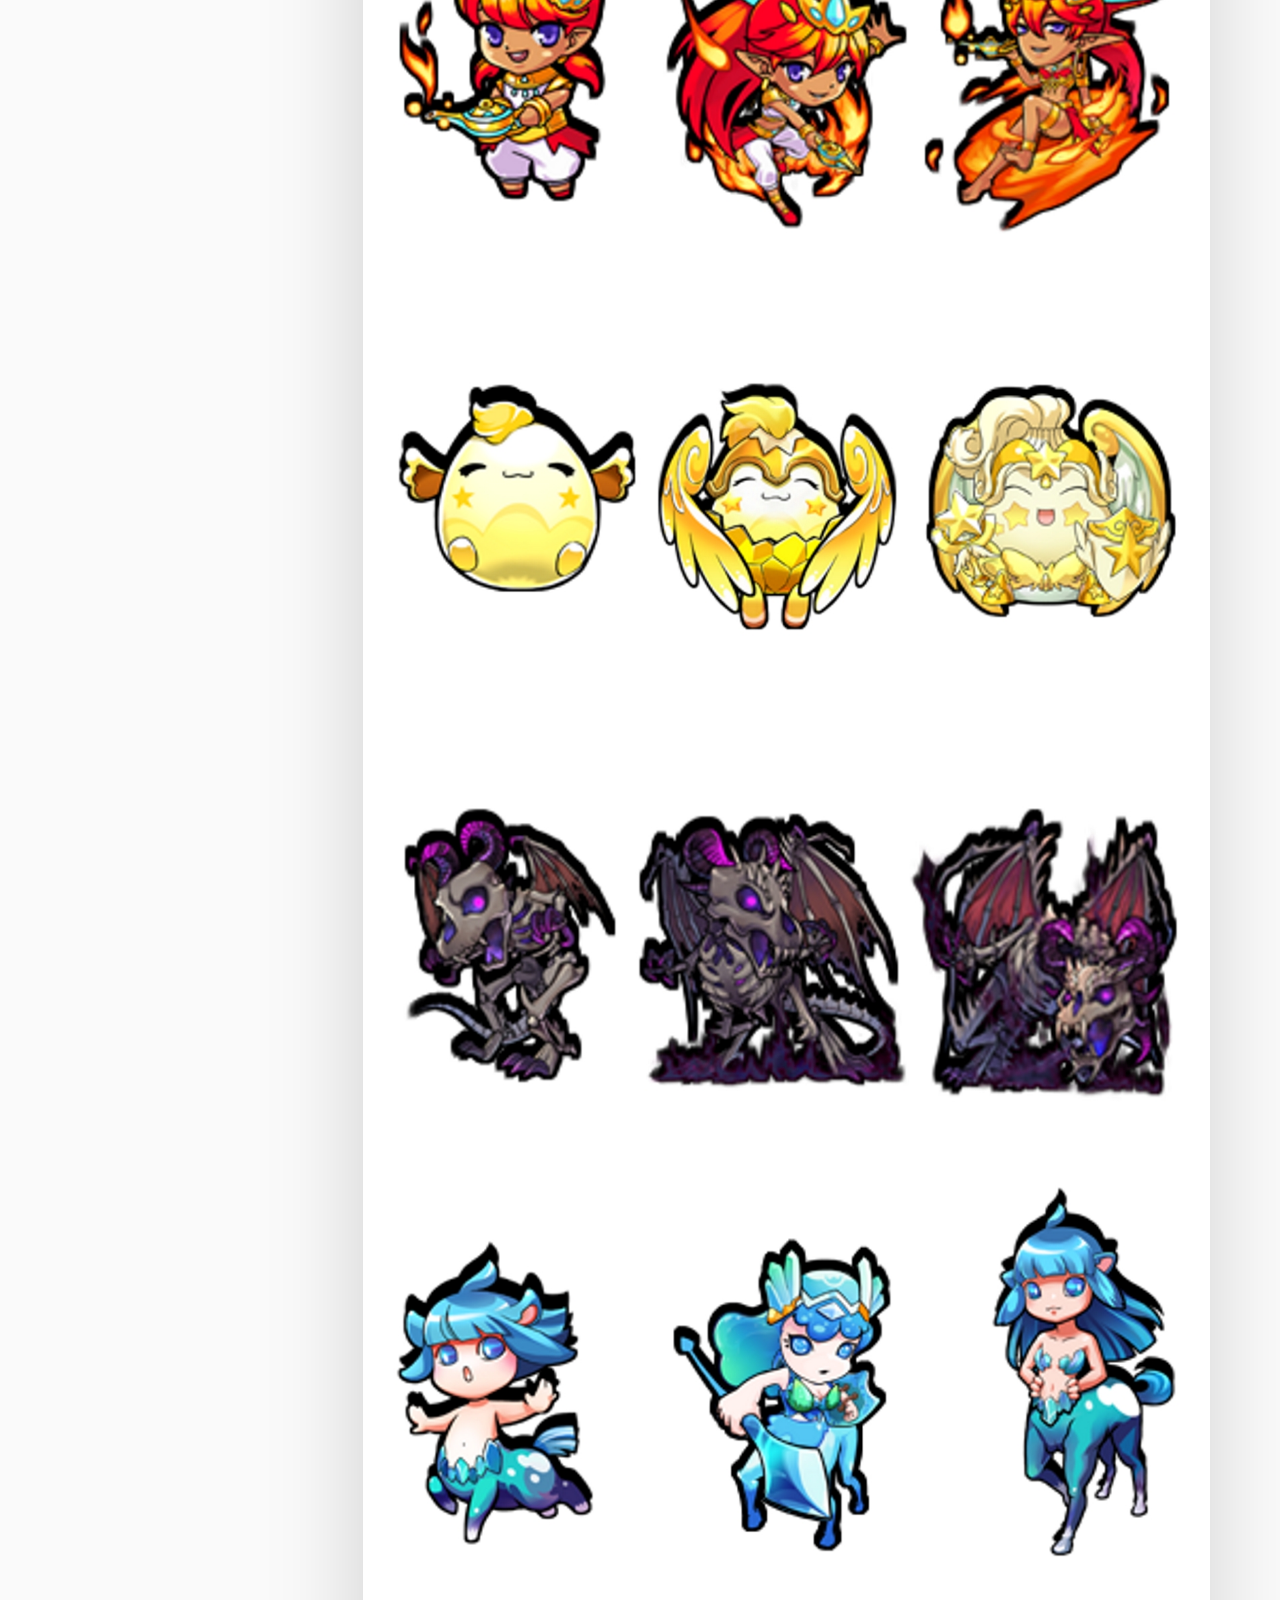
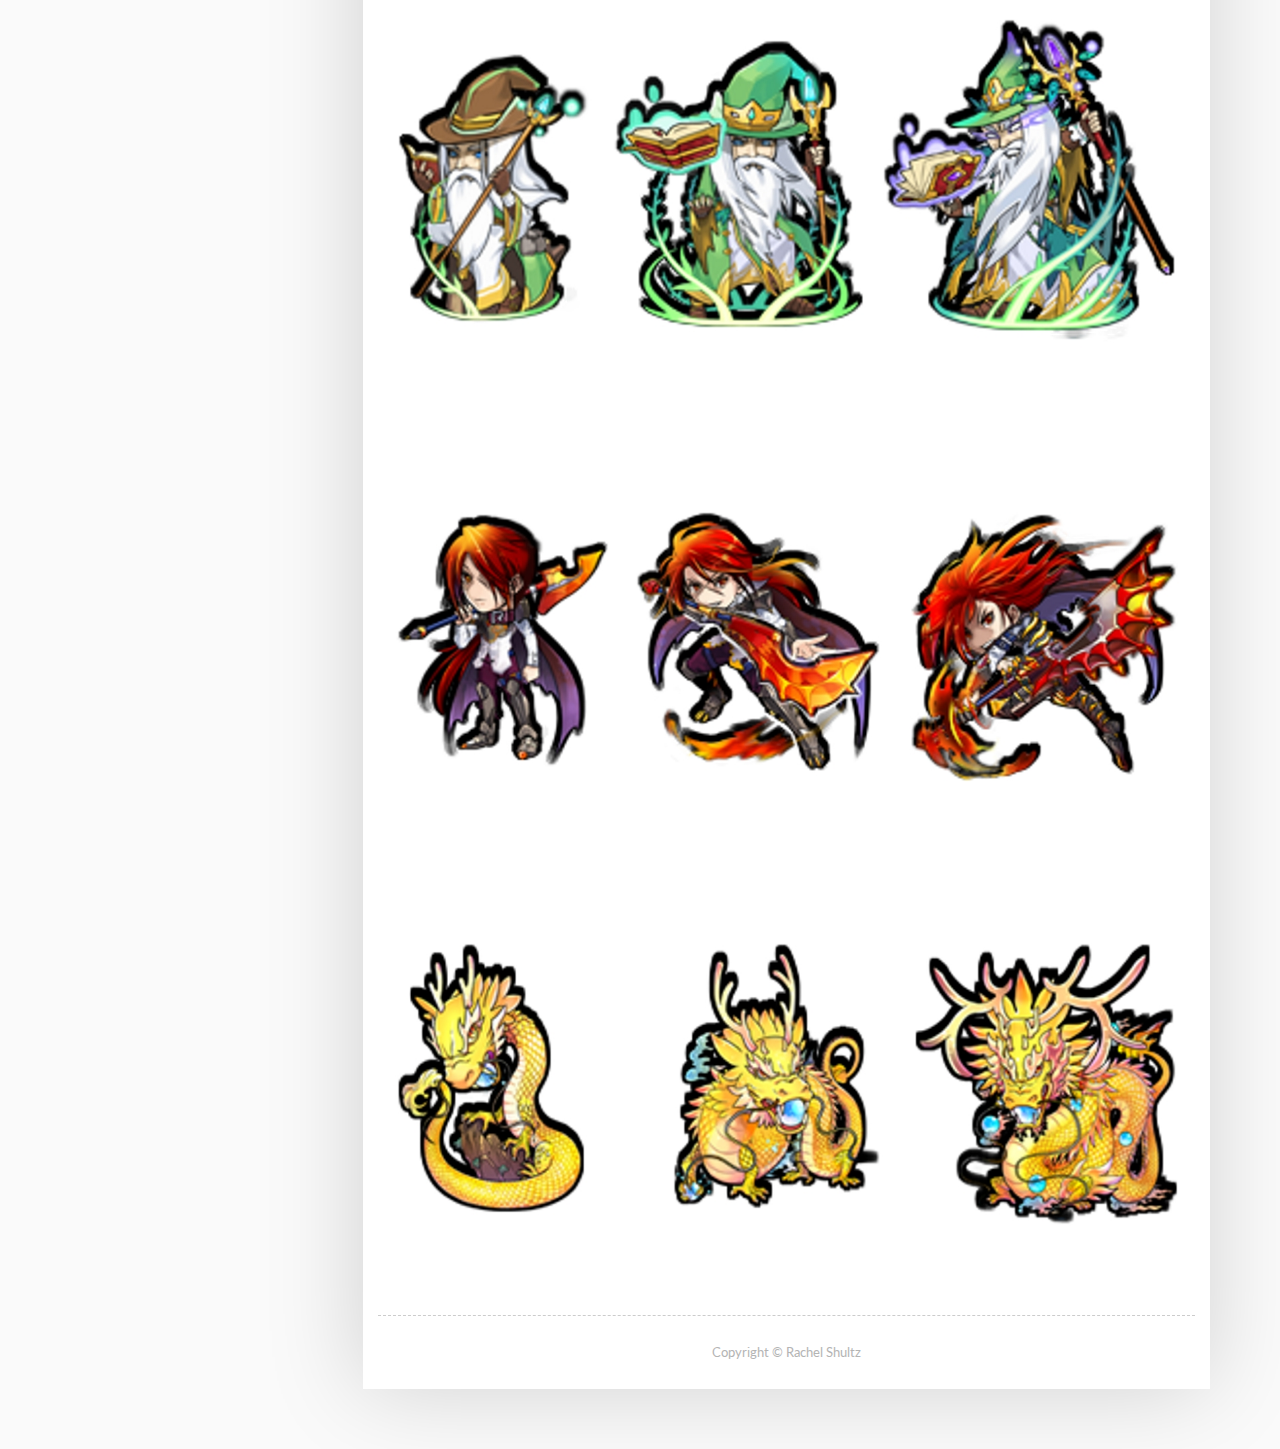
<file: evolution.html>
<!doctype html>
<html lang="en">
<head>
	<meta charset="UTF-8">
	<title>Rachel Shultz</title>
	<meta name="viewport" content="width=device-width, initial-scale=1.0">
   
	<link rel="stylesheet" href="css/bootstrap.css"/> <!-- bootstrap grid -->
	<link rel="stylesheet" href="css/style.css"/> <!-- template css -->
	<link rel="stylesheet" href="css/reset.css"/> <!-- reset css -->
	<link rel="stylesheet" href="css/magnific-popup.css"/> <!-- magnific popup css -->    
	<link rel="stylesheet" href="perfect-scrollbar/perfect-scrollbar.css" /> <!-- right menu scrollbar css -->   
	
	<link href="css/colors/switcher.css" rel="stylesheet" type="text/css">
	<link href="css/colors/color-6.css" rel="stylesheet" type="text/css" title="color-6">
	
	<link href='https://fonts.googleapis.com/css?family=Lato:400,700,900' rel='stylesheet' type='text/css'>
	<link rel="stylesheet" href="icon-fonts/font-awesome-4.4.0/css/font-awesome.min.css"/> <!-- Fontawesome icons css -->
	
	<!--[if lt IE 9]>
	  <script src="https://oss.maxcdn.com/html5shiv/3.7.2/html5shiv.min.js"></script>
	  <script src="https://oss.maxcdn.com/respond/1.4.2/respond.min.js"></script>
	<![endif]-->
	 <!--script src="http://maps.googleapis.com/maps/api/js?key=AIzaSyA8Lqb0P4RLF9_3jCi6VhIYFbttZDeV_bM"></script-->   
</head>

<body>
	 <!-- Preloading --> 
    <div id="preloader">
    	<div class="spinner">
            <div class='uil-ripple-css' style='transform:scale(0.29);'><div></div><div></div></div>
        </div>
    </div>
   
    <div class="parallax"> </div>
    <div id="wrapper">
        <div class="container">
            <div class="row">
            	
                <!-- Profile Informations-->
                <div class="profile col-md-3 wow fadeInDown">
                    <div class="profile-image">
                        <img alt="image" src="images/Profile-img.png">
                    </div>
                    <div class="profile-info">
						<div class="name-job" style="border-bottom: 0px;">
                            <h1>RACHEL SHULTZ</h1>
                            <span class="job">Junior Game Artist</span>
                        </div><!-- .name-job -->                        
                    </div>
                </div> <!--.profile .col-md-3-->
                
                <!--Right Section-->
                <div class="col-md-9">
                    	<!--Top Menu -->
                        <div class="responsive-menu hidden-md hidden-lg"><a href="index.html"><i class="fa fa-rotate-left"></i> <span>BACK TO PORTFOLIO</span></a></div> 
                        <!--i class="fa fa-bars right-menu"></i--> 
                    	<ul class="top-menu wow fadeInRight">
                            <li> <a href="index.html"><i class="fa fa-rotate-left"></i> <span>BACK TO PORTFOLIO</span></a></li>
                        </ul>
                   
                    <!--Right Content-->
                    <div class="content col-md-12 wow fadeInUp">
                    	<div class="row">
                            <div class="col-md-12 page">
                            	
                                <!--Detail Images -->
                                <div class="col-md-12 works-image">
                                    <img src="images/evo1.jpg" alt="">
                                </div>
                                <div class="col-md-12 works-image">
                                    <img src="images/evo2.jpg" alt="">
                                </div>
                                <div class="col-md-12 works-image">
                                    <img src="images/evo3.jpg" alt="">
                                </div>
                                <div class="col-md-12 works-image">
                                    <img src="images/evo4.jpg" alt="">
                                </div>
                                <div class="col-md-12 works-image">
                                    <img src="images/evo5.jpg" alt="">
                                </div>
                                <div class="col-md-12 works-image">
                                    <img src="images/evo6.jpg" alt="">
                                </div>
                                <div class="col-md-12 works-image">
                                    <img src="images/evo7.jpg" alt="">
                                </div>
                                <div class="col-md-12 works-image">
                                    <img src="images/evo8.jpg" alt="">
                                </div>
                                <div class="col-md-12 works-image">
                                    <img src="images/evo9.jpg" alt="">
                                </div>
                                <div class="col-md-12 works-image">
                                    <img src="images/evo10.jpg" alt="">
                                </div>
                                
                                
                                <!--footer-->
                                <footer class="footer"> <p>  Copyright &copy; Rachel Shultz</p></footer>
                                                                                              
                            </div><!-- .col-md-12 .page -->
                        </div><!--.row end-->
                    </div> <!--.content .col-md-12 end -->
                </div> <!-- .col-md-9 end -->
            </div> <!-- .row end-->
        </div><!-- .container end -->
    </div> <!-- #wrapper end-->
    
    <!-- Javascripts -->
    <script src="js/jquery-2.1.4.min.js"></script><!-- jQuery library -->
    <script src="js/styleswitcher.js"></script> 
	<script src="perfect-scrollbar/jquery.mousewheel.js"></script>
	<script src="perfect-scrollbar/perfect-scrollbar.js"></script>
    <script src="js/main.js"></script><!-- Main js -->
</body>
</html>
</file>
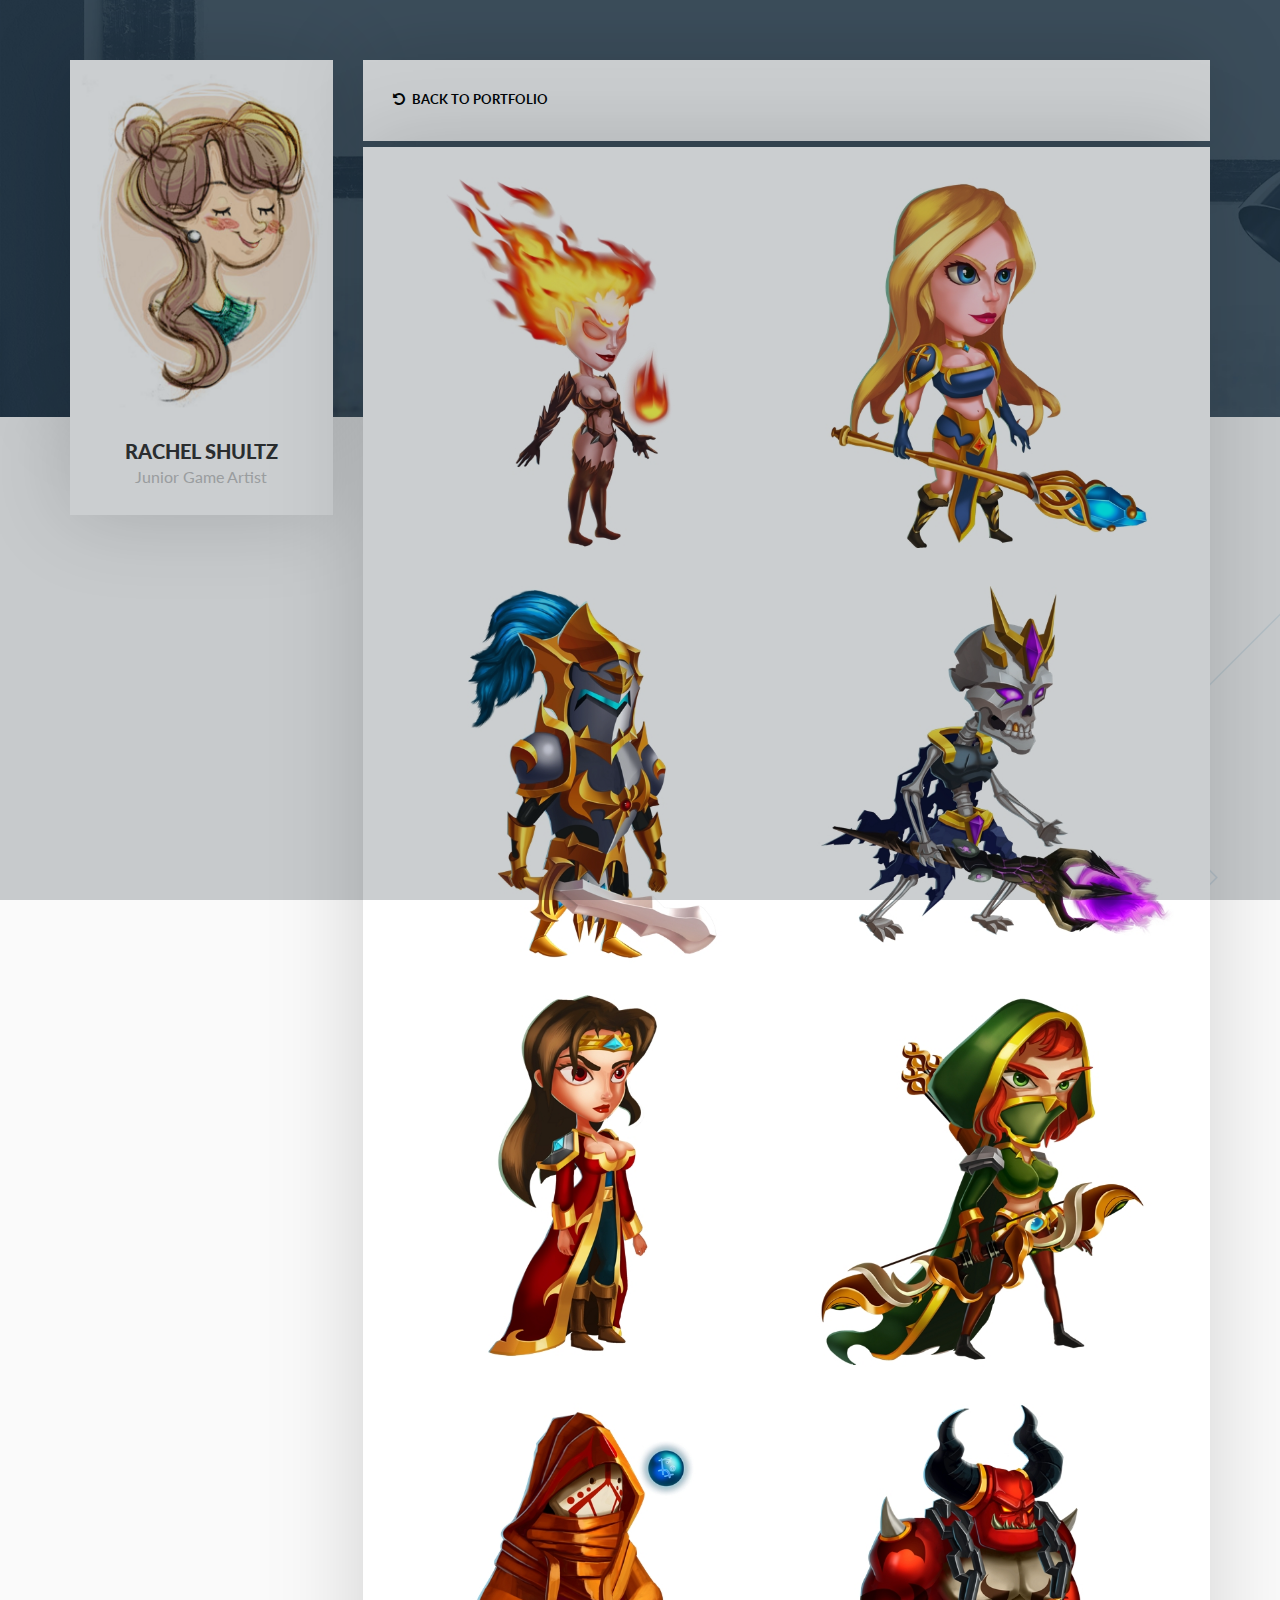
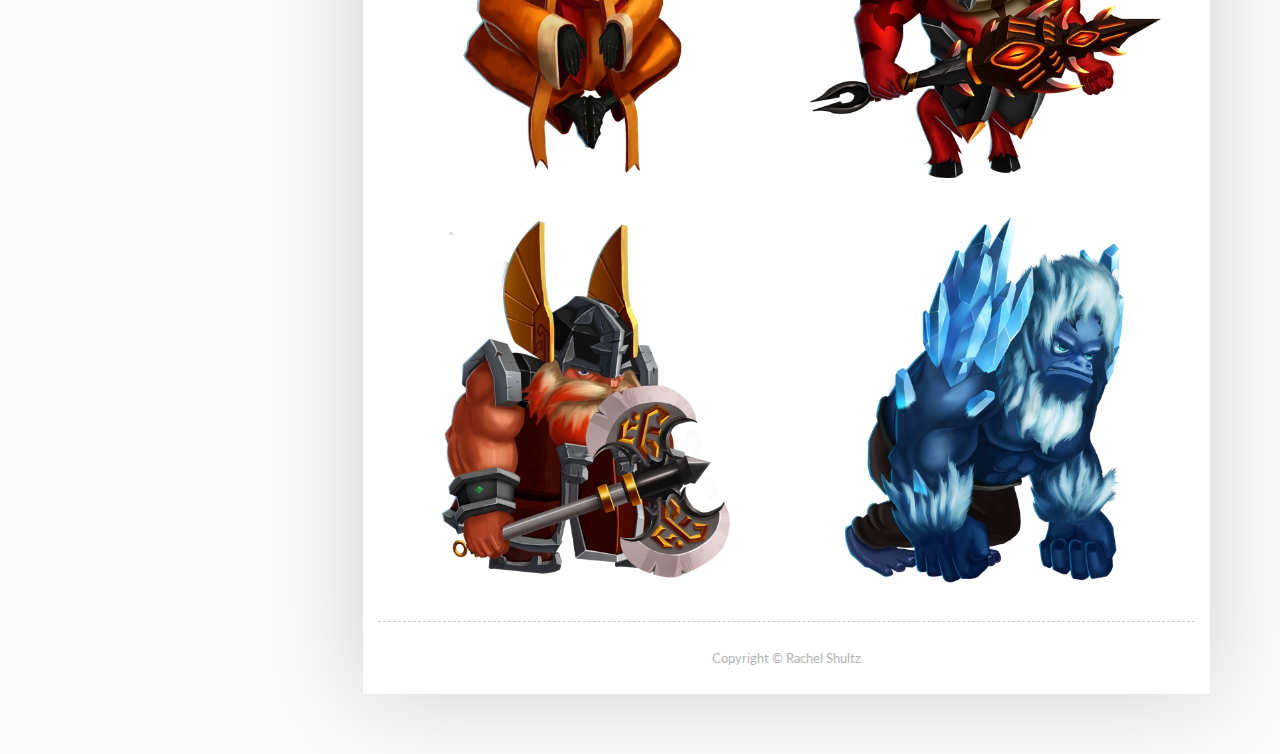
<file: heroes.html>
<!doctype html>
<html lang="en">
<head>
	<meta charset="UTF-8">
	<title>Rachel Shultz</title>
	<meta name="viewport" content="width=device-width, initial-scale=1.0">
	<link rel="stylesheet" href="css/bootstrap.css"/> <!-- bootstrap grid -->
	<link rel="stylesheet" href="css/style.css"/> <!-- template css -->
	<link rel="stylesheet" href="css/reset.css"/> <!-- reset css -->
	<link rel="stylesheet" href="css/magnific-popup.css"/> <!-- magnific popup css -->    
	<link rel="stylesheet" href="perfect-scrollbar/perfect-scrollbar.css" /> <!-- right menu scrollbar css -->   
	
	<link href="css/colors/switcher.css" rel="stylesheet" type="text/css">
	<link href="css/colors/color-6.css" rel="stylesheet" type="text/css" title="color-6">
	
	<link href='https://fonts.googleapis.com/css?family=Lato:400,700,900' rel='stylesheet' type='text/css'>
	<link rel="stylesheet" href="icon-fonts/font-awesome-4.4.0/css/font-awesome.min.css"/> <!-- Fontawesome icons css -->
	
	<!--[if lt IE 9]>
	  <script src="https://oss.maxcdn.com/html5shiv/3.7.2/html5shiv.min.js"></script>
	  <script src="https://oss.maxcdn.com/respond/1.4.2/respond.min.js"></script>
	<![endif]-->
	 <!--script src="http://maps.googleapis.com/maps/api/js?key=AIzaSyA8Lqb0P4RLF9_3jCi6VhIYFbttZDeV_bM"></script-->   
</head>

<body>
	 <!-- Preloading --> 
    <div id="preloader">
    	<div class="spinner">
            <div class='uil-ripple-css' style='transform:scale(0.29);'><div></div><div></div></div>
        </div>
    </div>
   
    <div class="parallax"> </div>
    <div id="wrapper">
        <div class="container">
            <div class="row">
            	
                <!-- Profile Informations-->
                <div class="profile col-md-3 wow fadeInDown">
                    <div class="profile-image">
                        <img alt="image" src="images/Profile-img.png">
                    </div>
                    <div class="profile-info">
						<div class="name-job" style="border-bottom: 0px;">
                            <h1>RACHEL SHULTZ</h1>
                            <span class="job">Junior Game Artist</span>
                        </div><!-- .name-job -->                        
                    </div>
                </div> <!--.profile .col-md-3-->
                
                <!--Right Section-->
                <div class="col-md-9">
                    	<!--Top Menu -->
                        <div class="responsive-menu hidden-md hidden-lg"><a href="index.html"><i class="fa fa-rotate-left"></i> <span>BACK TO PORTFOLIO</span></a></div> 
                        <!--i class="fa fa-bars right-menu"></i--> 
                    	<ul class="top-menu wow fadeInRight">
                            <li> <a href="index.html"><i class="fa fa-rotate-left"></i> <span>BACK TO PORTFOLIO</span></a></li>
                        </ul>
                   
                    <!--Right Content-->
                    <div class="content col-md-12 wow fadeInUp">
                    	<div class="row">
                            <div class="col-md-12 page">
                            	
                                <!--Detail Images -->
                                <div class="col-md-6 works-image">
                                    <img src="images/heroes1.jpg" alt="">
                                </div>
                                <div class="col-md-6 works-image">
                                    <img src="images/heroes2.jpg" alt="">
                                </div>
                                <div class="col-md-6 works-image">
                                    <img src="images/heroes3.jpg" alt="">
                                </div>
                                <div class="col-md-6 works-image">
                                    <img src="images/heroes4.jpg" alt="">
                                </div>
                                <div class="col-md-6 works-image">
                                    <img src="images/heroes5.jpg" alt="">
                                </div>
                                <div class="col-md-6 works-image">
                                    <img src="images/heroes6.jpg" alt="">
                                </div>
                                <div class="col-md-6 works-image">
                                    <img src="images/heroes7.jpg" alt="">
                                </div>
                                <div class="col-md-6 works-image">
                                    <img src="images/heroes8.jpg" alt="">
                                </div>
                                <div class="col-md-6 works-image">
                                    <img src="images/heroes9.jpg" alt="">
                                </div>
                                <div class="col-md-6 works-image">
                                    <img src="images/heroes10.jpg" alt="">
                                </div>
                                
                                
                                <!--footer-->
                                <footer class="footer"> <p>  Copyright &copy; Rachel Shultz</p></footer>
                                                                                              
                            </div><!-- .col-md-12 .page -->
                        </div><!--.row end-->
                    </div> <!--.content .col-md-12 end -->
                </div> <!-- .col-md-9 end -->
            </div> <!-- .row end-->
        </div><!-- .container end -->
    </div> <!-- #wrapper end-->
    
    <!-- Javascripts -->
    <script src="js/jquery-2.1.4.min.js"></script><!-- jQuery library -->
    <script src="js/styleswitcher.js"></script> 
	<script src="perfect-scrollbar/jquery.mousewheel.js"></script>
	<script src="perfect-scrollbar/perfect-scrollbar.js"></script>
    <script src="js/main.js"></script><!-- Main js -->
</body>
</html>
</file>
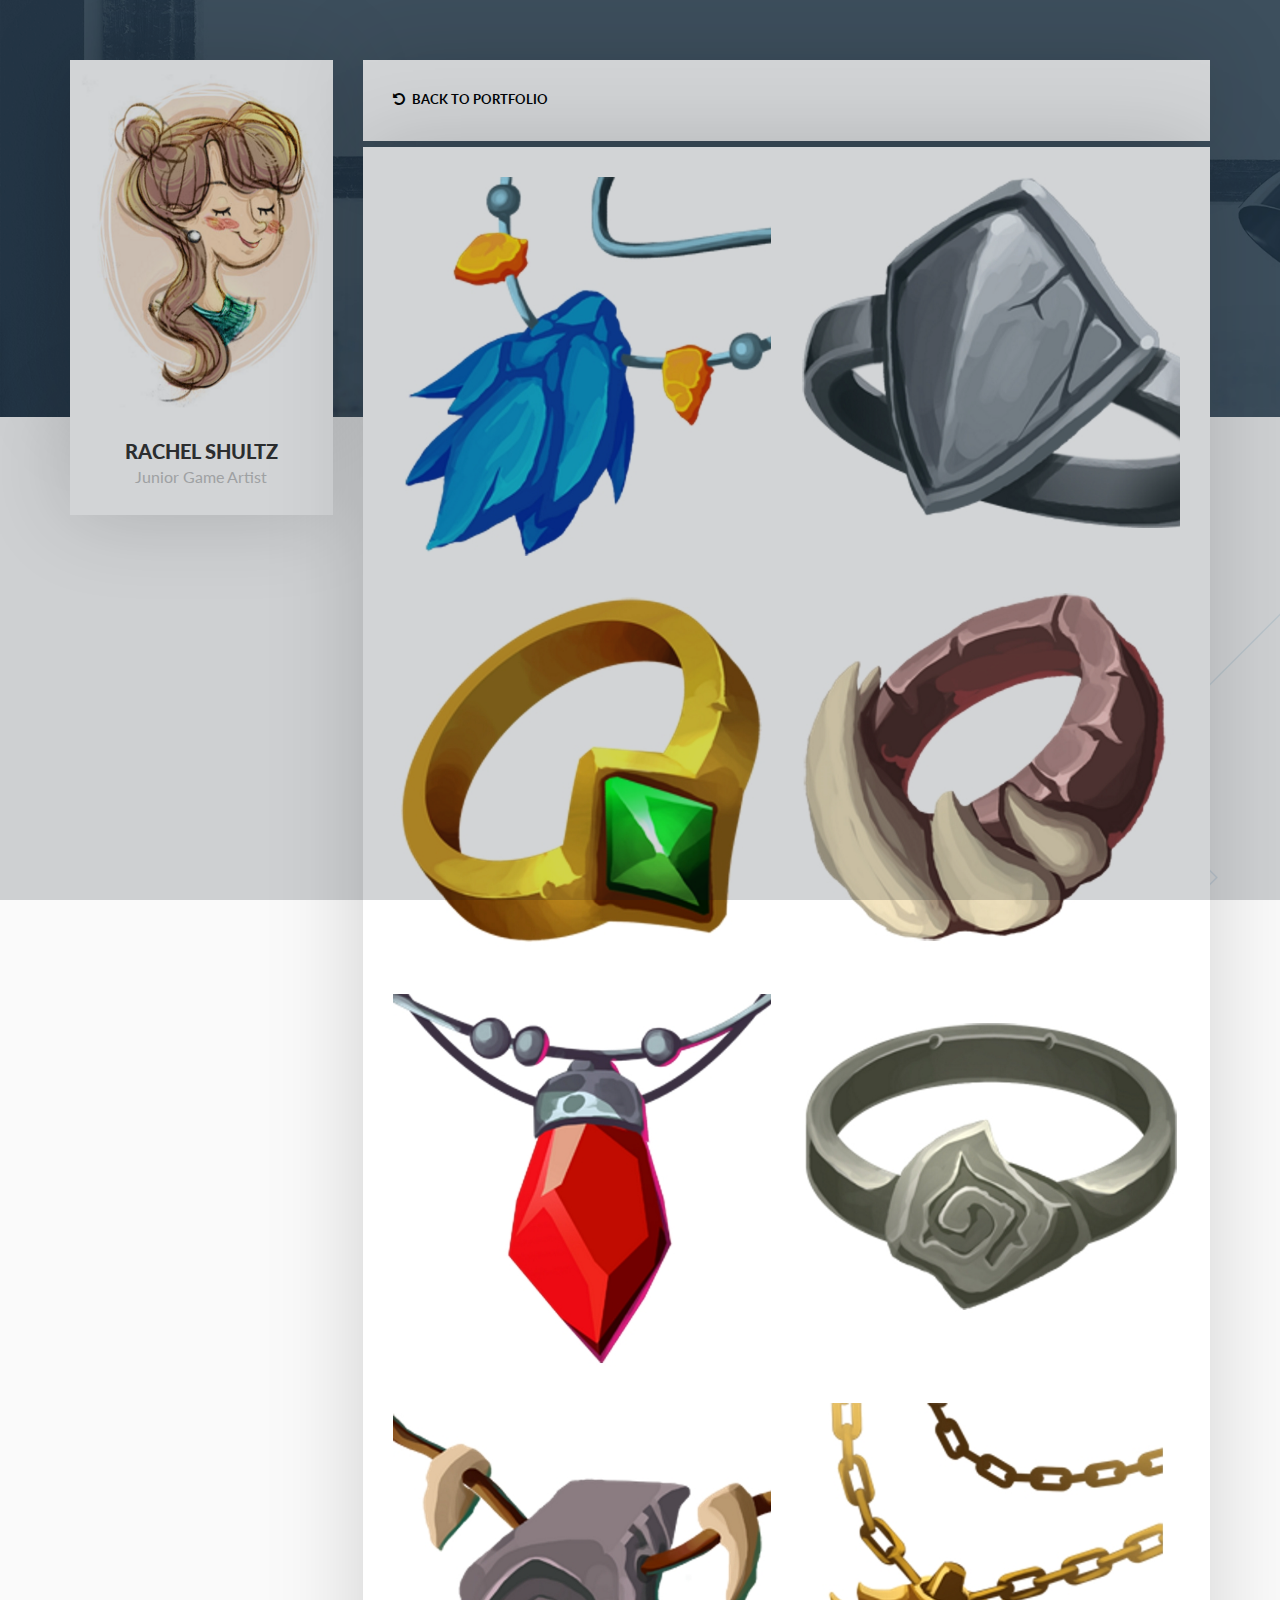
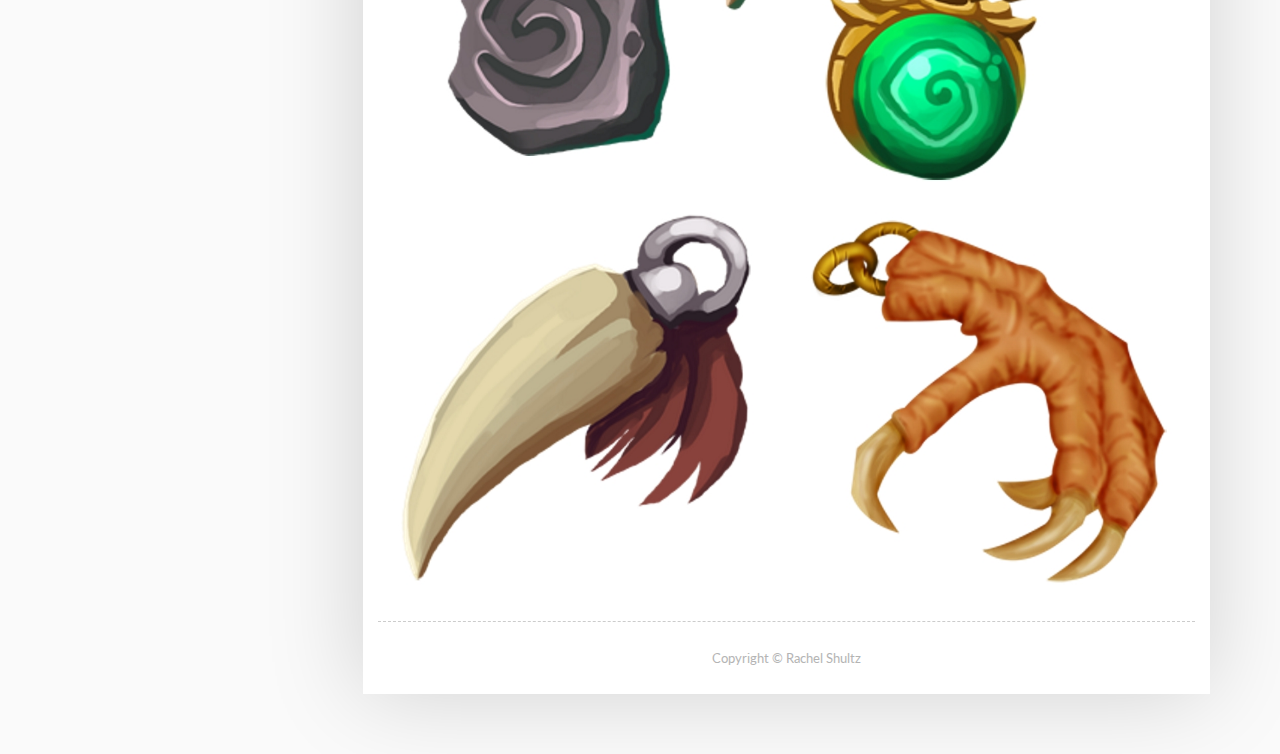
<file: jewlery.html>
<!doctype html>
<html lang="en">
<head>
	<meta charset="UTF-8">
	<title>Rachel Shultz</title>
	<meta name="viewport" content="width=device-width, initial-scale=1.0">
	<link rel="stylesheet" href="css/bootstrap.css"/> <!-- bootstrap grid -->
	<link rel="stylesheet" href="css/style.css"/> <!-- template css -->
	<link rel="stylesheet" href="css/reset.css"/> <!-- reset css -->
	<link rel="stylesheet" href="css/magnific-popup.css"/> <!-- magnific popup css -->    
	<link rel="stylesheet" href="perfect-scrollbar/perfect-scrollbar.css" /> <!-- right menu scrollbar css -->   
	
	<link href="css/colors/switcher.css" rel="stylesheet" type="text/css">
	<link href="css/colors/color-6.css" rel="stylesheet" type="text/css" title="color-6">
	
	<link href='https://fonts.googleapis.com/css?family=Lato:400,700,900' rel='stylesheet' type='text/css'>
	<link rel="stylesheet" href="icon-fonts/font-awesome-4.4.0/css/font-awesome.min.css"/> <!-- Fontawesome icons css -->
	
	<!--[if lt IE 9]>
	  <script src="https://oss.maxcdn.com/html5shiv/3.7.2/html5shiv.min.js"></script>
	  <script src="https://oss.maxcdn.com/respond/1.4.2/respond.min.js"></script>
	<![endif]-->
	 <!--script src="http://maps.googleapis.com/maps/api/js?key=AIzaSyA8Lqb0P4RLF9_3jCi6VhIYFbttZDeV_bM"></script-->   
</head>

<body>
	 <!-- Preloading --> 
    <div id="preloader">
    	<div class="spinner">
            <div class='uil-ripple-css' style='transform:scale(0.29);'><div></div><div></div></div>
        </div>
    </div>
   
    <div class="parallax"> </div>
    <div id="wrapper">
        <div class="container">
            <div class="row">
            	
                <!-- Profile Informations-->
                <div class="profile col-md-3 wow fadeInDown">
                    <div class="profile-image">
                        <img alt="image" src="images/Profile-img.png">
                    </div>
                    <div class="profile-info">
						<div class="name-job" style="border-bottom: 0px;">
                            <h1>RACHEL SHULTZ</h1>
                            <span class="job">Junior Game Artist</span>
                        </div><!-- .name-job -->                        
                    </div>
                </div> <!--.profile .col-md-3-->
                
                <!--Right Section-->
                <div class="col-md-9">
                    	<!--Top Menu -->
                        <div class="responsive-menu hidden-md hidden-lg"><a href="index.html"><i class="fa fa-rotate-left"></i> <span>BACK TO PORTFOLIO</span></a></div> 
                        <!--i class="fa fa-bars right-menu"></i--> 
                    	<ul class="top-menu wow fadeInRight">
                            <li> <a href="index.html"><i class="fa fa-rotate-left"></i> <span>BACK TO PORTFOLIO</span></a></li>
                        </ul>
                   
                    <!--Right Content-->
                    <div class="content col-md-12 wow fadeInUp">
                    	<div class="row">
                            <div class="col-md-12 page">
                            	
                                <!--Detail Images -->
                                <div class="col-md-6 works-image">
                                    <img src="images/necklace1.jpg" alt="">
                                </div>
                                <div class="col-md-6 works-image">
                                    <img src="images/necklace2.jpg" alt="">
                                </div>
                                <div class="col-md-6 works-image">
                                    <img src="images/necklace3.jpg" alt="">
                                </div>
                                <div class="col-md-6 works-image">
                                    <img src="images/necklace4.jpg" alt="">
                                </div>
                                <div class="col-md-6 works-image">
                                    <img src="images/necklace5.jpg" alt="">
                                </div>
                                <div class="col-md-6 works-image">
                                    <img src="images/necklace6.jpg" alt="">
                                </div>
                                <div class="col-md-6 works-image">
                                    <img src="images/necklace7.jpg" alt="">
                                </div>
                                <div class="col-md-6 works-image">
                                    <img src="images/necklace8.jpg" alt="">
                                </div>
                                <div class="col-md-6 works-image">
                                    <img src="images/necklace9.jpg" alt="">
                                </div>
                                <div class="col-md-6 works-image">
                                    <img src="images/necklace10.jpg" alt="">
                                </div>
                                
                                
                                <!--footer-->
                                <footer class="footer"> <p>  Copyright &copy; Rachel Shultz</p></footer>
                                                                                              
                            </div><!-- .col-md-12 .page -->
                        </div><!--.row end-->
                    </div> <!--.content .col-md-12 end -->
                </div> <!-- .col-md-9 end -->
            </div> <!-- .row end-->
        </div><!-- .container end -->
    </div> <!-- #wrapper end-->
    
    <!-- Javascripts -->
    <script src="js/jquery-2.1.4.min.js"></script><!-- jQuery library -->
    <script src="js/styleswitcher.js"></script> 
	<script src="perfect-scrollbar/jquery.mousewheel.js"></script>
	<script src="perfect-scrollbar/perfect-scrollbar.js"></script>
    <script src="js/main.js"></script><!-- Main js -->
</body>
</html>
</file>
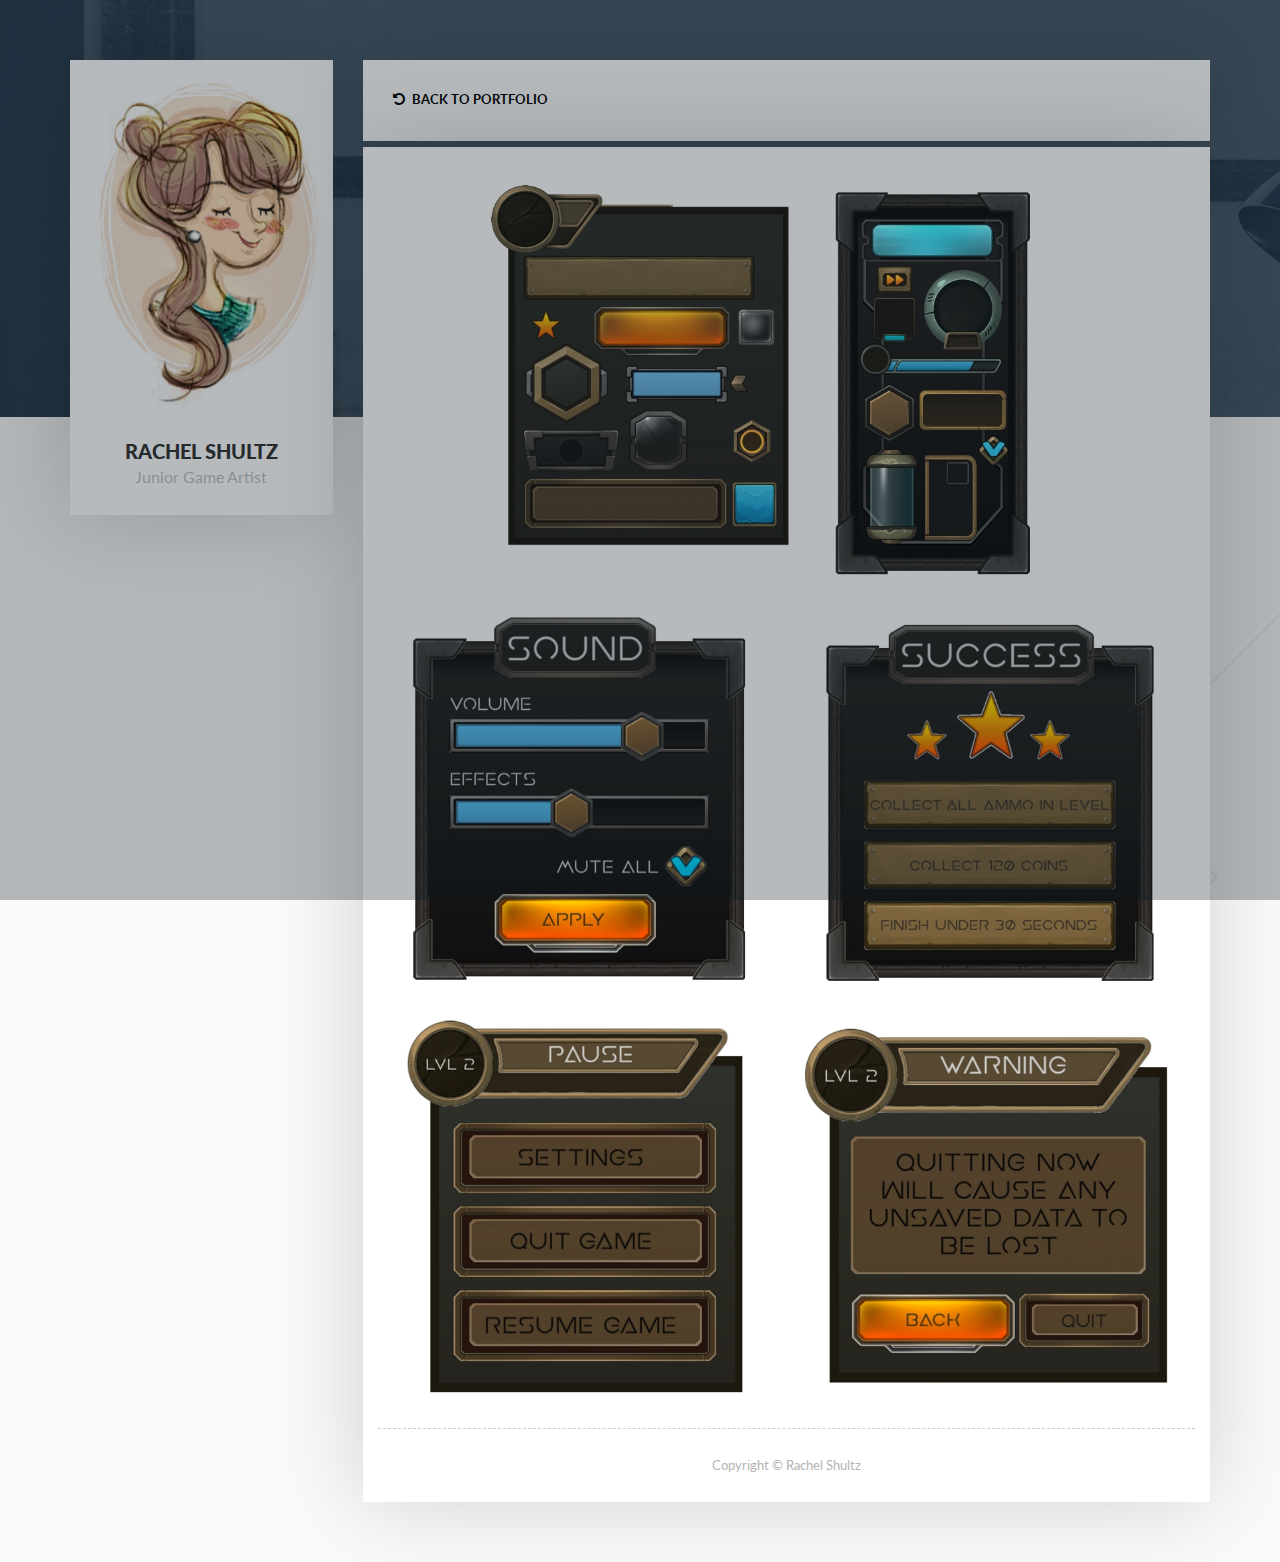
<file: spaceui.html>
<!doctype html>
<html lang="en">
<head>
	<meta charset="UTF-8">
	<title>Rachel Shultz</title>
	<meta name="viewport" content="width=device-width, initial-scale=1.0">
	<link rel="stylesheet" href="css/bootstrap.css"/> <!-- bootstrap grid -->
	<link rel="stylesheet" href="css/style.css"/> <!-- template css -->
	<link rel="stylesheet" href="css/reset.css"/> <!-- reset css -->
	<link rel="stylesheet" href="css/magnific-popup.css"/> <!-- magnific popup css -->    
	<link rel="stylesheet" href="perfect-scrollbar/perfect-scrollbar.css" /> <!-- right menu scrollbar css -->   
	
	<link href="css/colors/switcher.css" rel="stylesheet" type="text/css">
	<link href="css/colors/color-6.css" rel="stylesheet" type="text/css" title="color-6">
	
	<link href='https://fonts.googleapis.com/css?family=Lato:400,700,900' rel='stylesheet' type='text/css'>
	<link rel="stylesheet" href="icon-fonts/font-awesome-4.4.0/css/font-awesome.min.css"/> <!-- Fontawesome icons css -->
	
	<!--[if lt IE 9]>
	  <script src="https://oss.maxcdn.com/html5shiv/3.7.2/html5shiv.min.js"></script>
	  <script src="https://oss.maxcdn.com/respond/1.4.2/respond.min.js"></script>
	<![endif]-->
	 <!--script src="http://maps.googleapis.com/maps/api/js?key=AIzaSyA8Lqb0P4RLF9_3jCi6VhIYFbttZDeV_bM"></script-->   
</head>

<body>
	 <!-- Preloading --> 
    <div id="preloader">
    	<div class="spinner">
            <div class='uil-ripple-css' style='transform:scale(0.29);'><div></div><div></div></div>
        </div>
    </div>
   
    <div class="parallax"> </div>
    <div id="wrapper">
        <div class="container">
            <div class="row">
            	
                <!-- Profile Informations-->
                <div class="profile col-md-3 wow fadeInDown">
                    <div class="profile-image">
                        <img alt="image" src="images/Profile-img.png">
                    </div>
                    <div class="profile-info">
						<div class="name-job" style="border-bottom: 0px;">
                            <h1>RACHEL SHULTZ</h1>
                            <span class="job">Junior Game Artist</span>
                        </div><!-- .name-job -->                        
                    </div>
                </div> <!--.profile .col-md-3-->
                
                <!--Right Section-->
                <div class="col-md-9">
                    	<!--Top Menu -->
                        <div class="responsive-menu hidden-md hidden-lg"><a href="index.html"><i class="fa fa-rotate-left"></i> <span>BACK TO PORTFOLIO</span></a></div> 
                        <!--i class="fa fa-bars right-menu"></i--> 
                    	<ul class="top-menu wow fadeInRight">
                            <li> <a href="index.html"><i class="fa fa-rotate-left"></i> <span>BACK TO PORTFOLIO</span></a></li>
                        </ul>
                   
                    <!--Right Content-->
                    <div class="content col-md-12 wow fadeInUp">
                    	<div class="row">
                            <div class="col-md-12 page">
                            	
                                <!--Detail Images -->
                                <div class="col-md-12 works-image">
                                    <img src="images/space1.jpg" alt="">
                                </div>
                                <div class="col-md-6 works-image">
                                    <img src="images/space2.jpg" alt="">
                                </div>
                                <div class="col-md-6 works-image">
                                    <img src="images/space3.jpg" alt="">
                                </div>
                                <div class="col-md-6 works-image">
                                    <img src="images/space4.jpg" alt="">
                                </div>
                                <div class="col-md-6 works-image">
                                    <img src="images/space5.jpg" alt="">
                                </div>
                                
                                
                                <!--footer-->
                                <footer class="footer"> <p>  Copyright &copy; Rachel Shultz</p></footer>
                                                                                              
                            </div><!-- .col-md-12 .page -->
                        </div><!--.row end-->
                    </div> <!--.content .col-md-12 end -->
                </div> <!-- .col-md-9 end -->
            </div> <!-- .row end-->
        </div><!-- .container end -->
    </div> <!-- #wrapper end-->
    
    <!-- Javascripts -->
    <script src="js/jquery-2.1.4.min.js"></script><!-- jQuery library -->
    <script src="js/styleswitcher.js"></script> 
	<script src="perfect-scrollbar/jquery.mousewheel.js"></script>
	<script src="perfect-scrollbar/perfect-scrollbar.js"></script>
    <script src="js/main.js"></script><!-- Main js -->
</body>
</html>
</file>
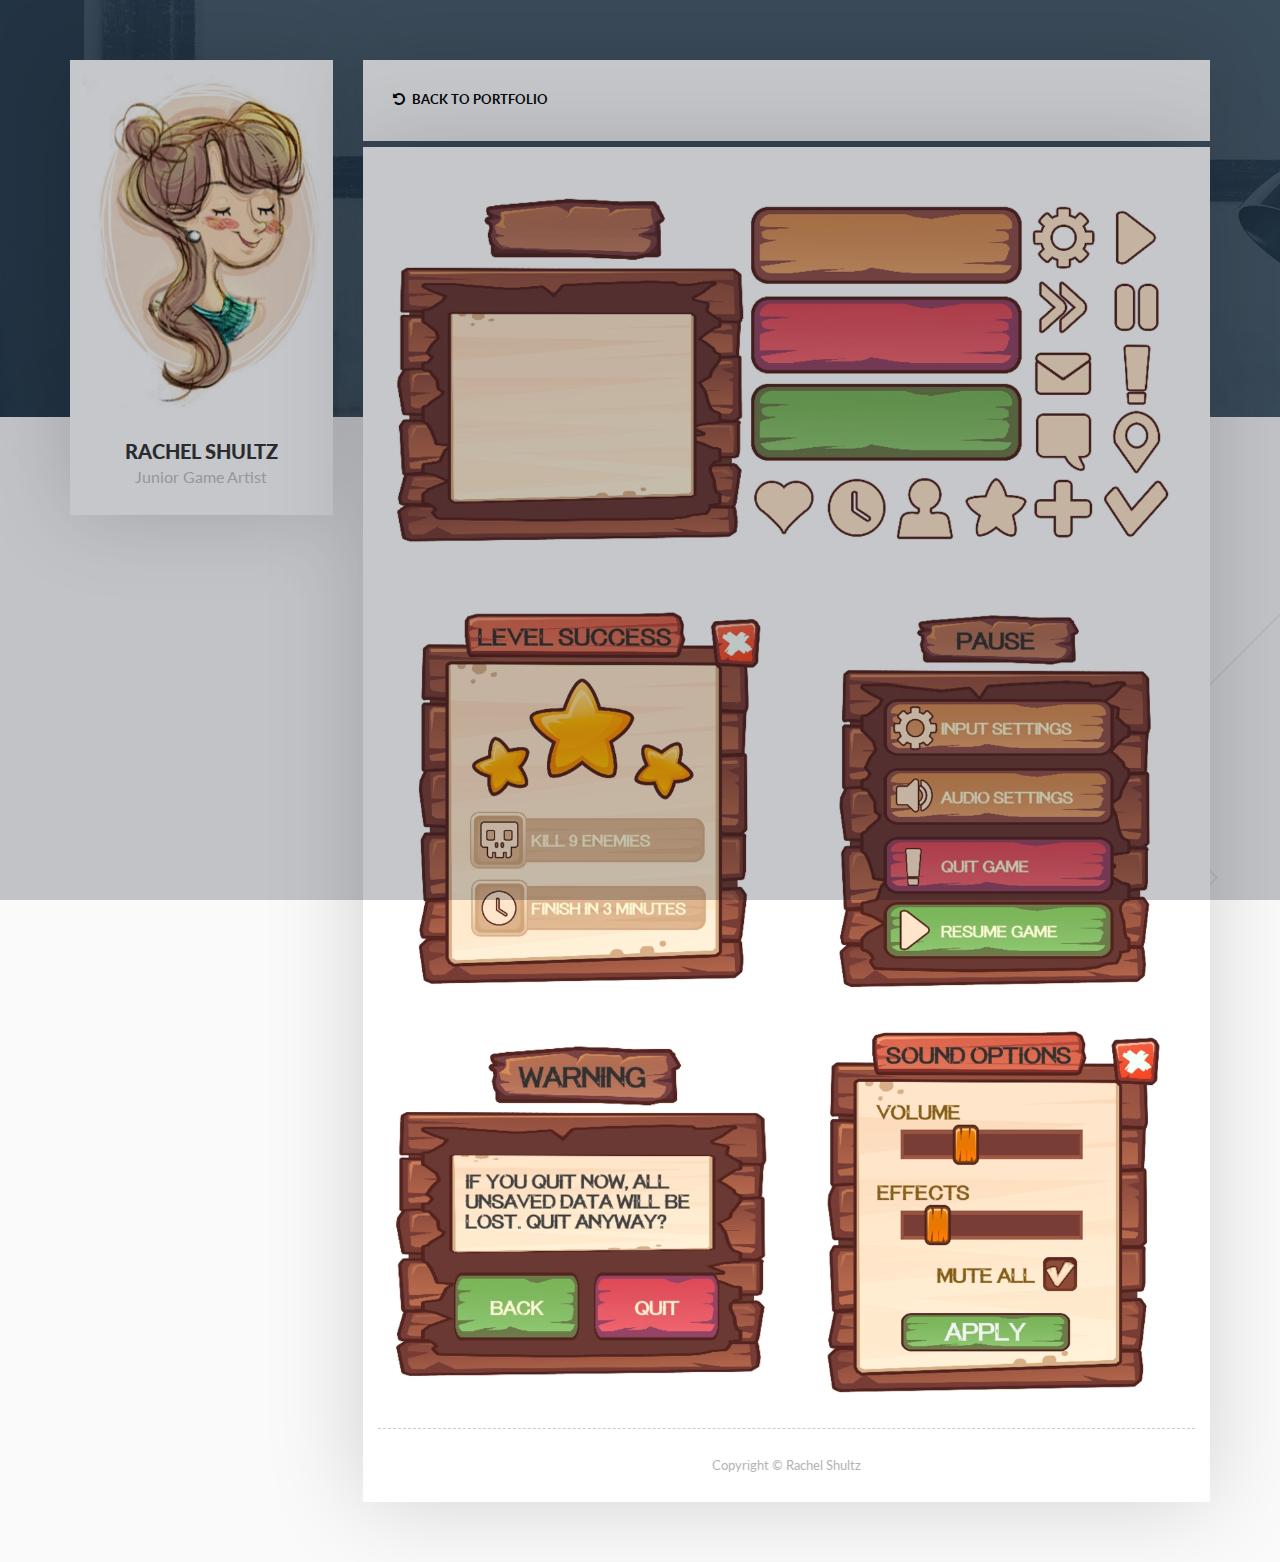
<file: toonui.html>
<!doctype html>
<html lang="en">
<head>
	<meta charset="UTF-8">
	<title>Rachel Shultz</title>
	<meta name="viewport" content="width=device-width, initial-scale=1.0">
	<link rel="stylesheet" href="css/bootstrap.css"/> <!-- bootstrap grid -->
	<link rel="stylesheet" href="css/style.css"/> <!-- template css -->
	<link rel="stylesheet" href="css/reset.css"/> <!-- reset css -->
	<link rel="stylesheet" href="css/magnific-popup.css"/> <!-- magnific popup css -->    
	<link rel="stylesheet" href="perfect-scrollbar/perfect-scrollbar.css" /> <!-- right menu scrollbar css -->   
	
	<link href="css/colors/switcher.css" rel="stylesheet" type="text/css">
	<link href="css/colors/color-6.css" rel="stylesheet" type="text/css" title="color-6">
	
	<link href='https://fonts.googleapis.com/css?family=Lato:400,700,900' rel='stylesheet' type='text/css'>
	<link rel="stylesheet" href="icon-fonts/font-awesome-4.4.0/css/font-awesome.min.css"/> <!-- Fontawesome icons css -->
	
	<!--[if lt IE 9]>
	  <script src="https://oss.maxcdn.com/html5shiv/3.7.2/html5shiv.min.js"></script>
	  <script src="https://oss.maxcdn.com/respond/1.4.2/respond.min.js"></script>
	<![endif]-->
	 <!--script src="http://maps.googleapis.com/maps/api/js?key=AIzaSyA8Lqb0P4RLF9_3jCi6VhIYFbttZDeV_bM"></script-->   
</head>

<body>
	 <!-- Preloading --> 
    <div id="preloader">
    	<div class="spinner">
            <div class='uil-ripple-css' style='transform:scale(0.29);'><div></div><div></div></div>
        </div>
    </div>
   
    <div class="parallax"> </div>
    <div id="wrapper">
        <div class="container">
            <div class="row">
            	
                <!-- Profile Informations-->
                <div class="profile col-md-3 wow fadeInDown">
                    <div class="profile-image">
                        <img alt="image" src="images/Profile-img.png">
                    </div>
                    <div class="profile-info">
						<div class="name-job" style="border-bottom: 0px;">
                            <h1>RACHEL SHULTZ</h1>
                            <span class="job">Junior Game Artist</span>
                        </div><!-- .name-job -->                        
                    </div>
                </div> <!--.profile .col-md-3-->
                
                <!--Right Section-->
                <div class="col-md-9">
                    	<!--Top Menu -->
                        <div class="responsive-menu hidden-md hidden-lg"><a href="index.html"><i class="fa fa-rotate-left"></i> <span>BACK TO PORTFOLIO</span></a></div> 
                        <!--i class="fa fa-bars right-menu"></i--> 
                    	<ul class="top-menu wow fadeInRight">
                            <li> <a href="index.html"><i class="fa fa-rotate-left"></i> <span>BACK TO PORTFOLIO</span></a></li>
                        </ul>
                   
                    <!--Right Content-->
                    <div class="content col-md-12 wow fadeInUp">
                    	<div class="row">
                            <div class="col-md-12 page">
                            	
                                <!--Detail Images -->
                                <div class="col-md-12 works-image">
                                    <img src="images/toon1.jpg" alt="">
                                </div>
                                <div class="col-md-6 works-image">
                                    <img src="images/toon2.jpg" alt="">
                                </div>
                                <div class="col-md-6 works-image">
                                    <img src="images/toon3.jpg" alt="">
                                </div>
                                <div class="col-md-6 works-image">
                                    <img src="images/toon4.jpg" alt="">
                                </div>
                                <div class="col-md-6 works-image">
                                    <img src="images/toon5.jpg" alt="">
                                </div>
                                
                                
                                <!--footer-->
                                <footer class="footer"> <p>  Copyright &copy; Rachel Shultz</p></footer>
                                                                                              
                            </div><!-- .col-md-12 .page -->
                        </div><!--.row end-->
                    </div> <!--.content .col-md-12 end -->
                </div> <!-- .col-md-9 end -->
            </div> <!-- .row end-->
        </div><!-- .container end -->
    </div> <!-- #wrapper end-->
    
    <!-- Javascripts -->
    <script src="js/jquery-2.1.4.min.js"></script><!-- jQuery library -->
    <script src="js/styleswitcher.js"></script> 
	<script src="perfect-scrollbar/jquery.mousewheel.js"></script>
	<script src="perfect-scrollbar/perfect-scrollbar.js"></script>
    <script src="js/main.js"></script><!-- Main js -->
</body>
</html>
</file>
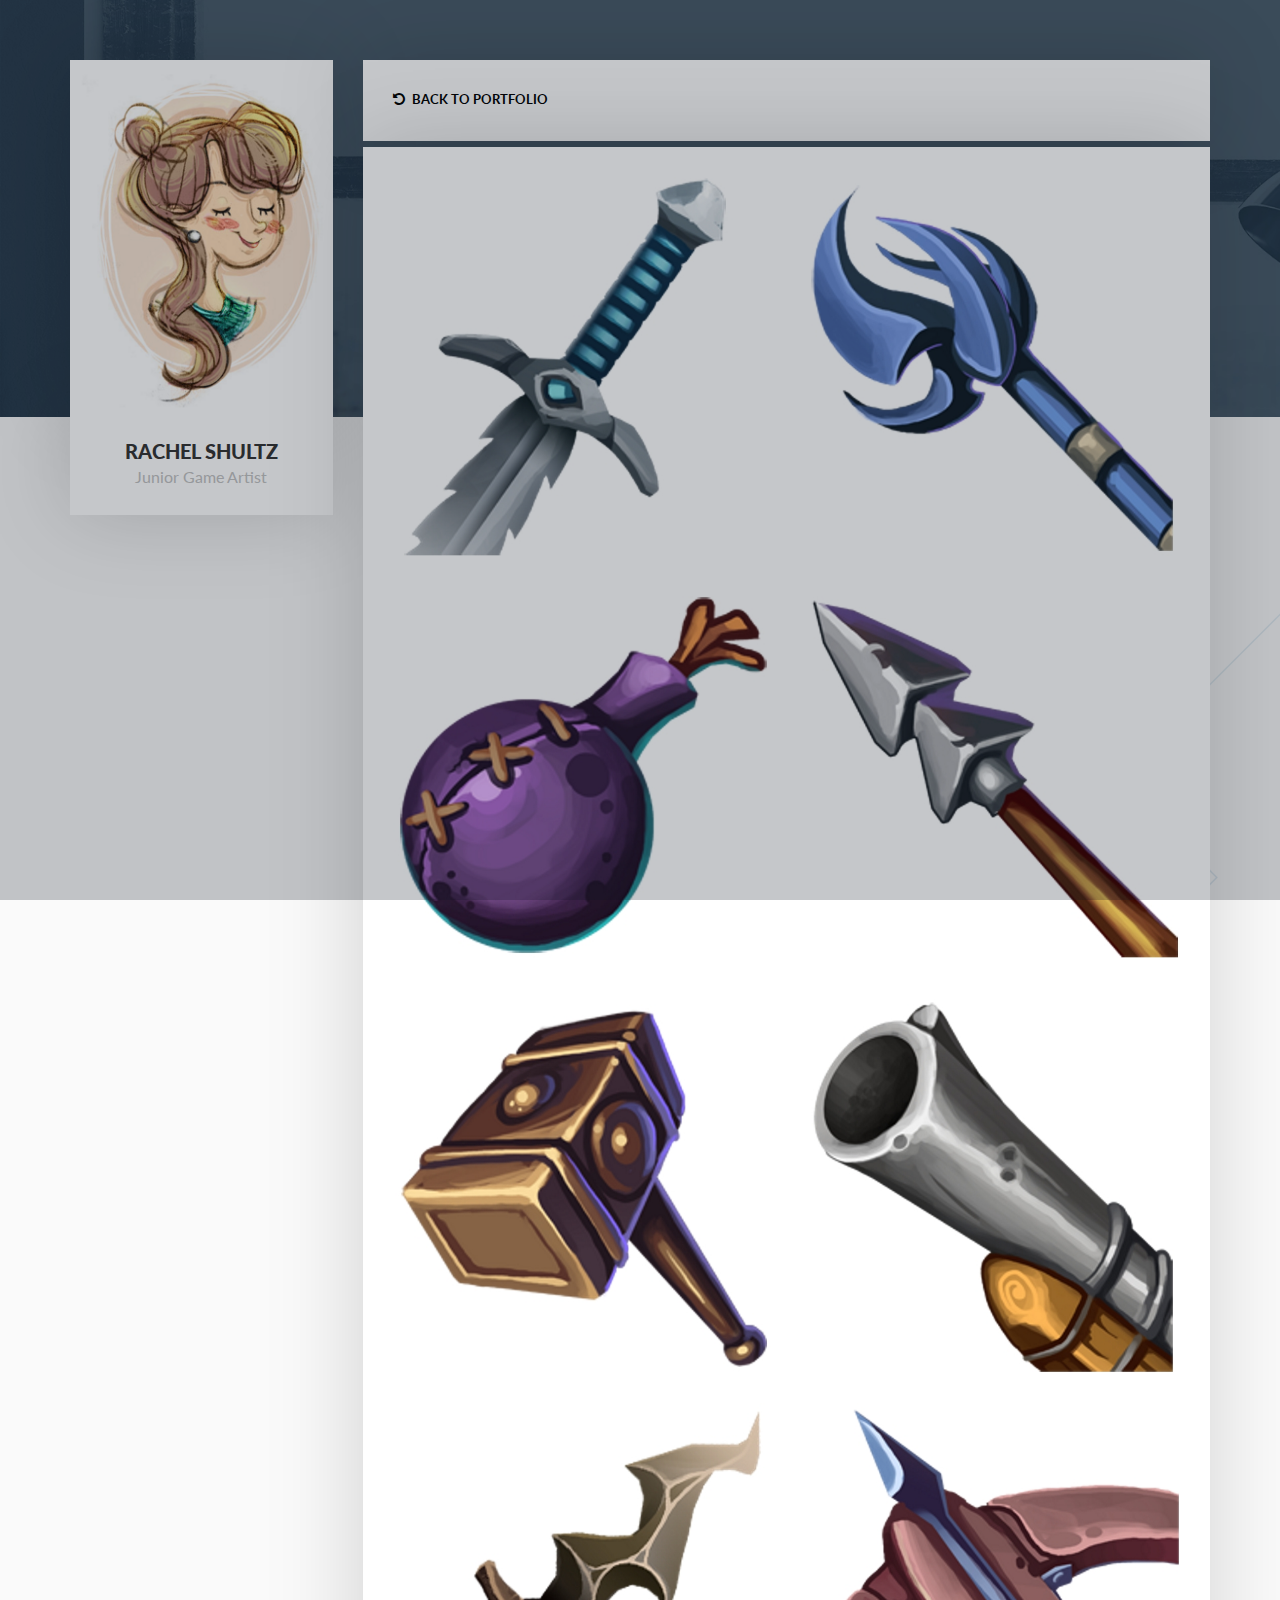
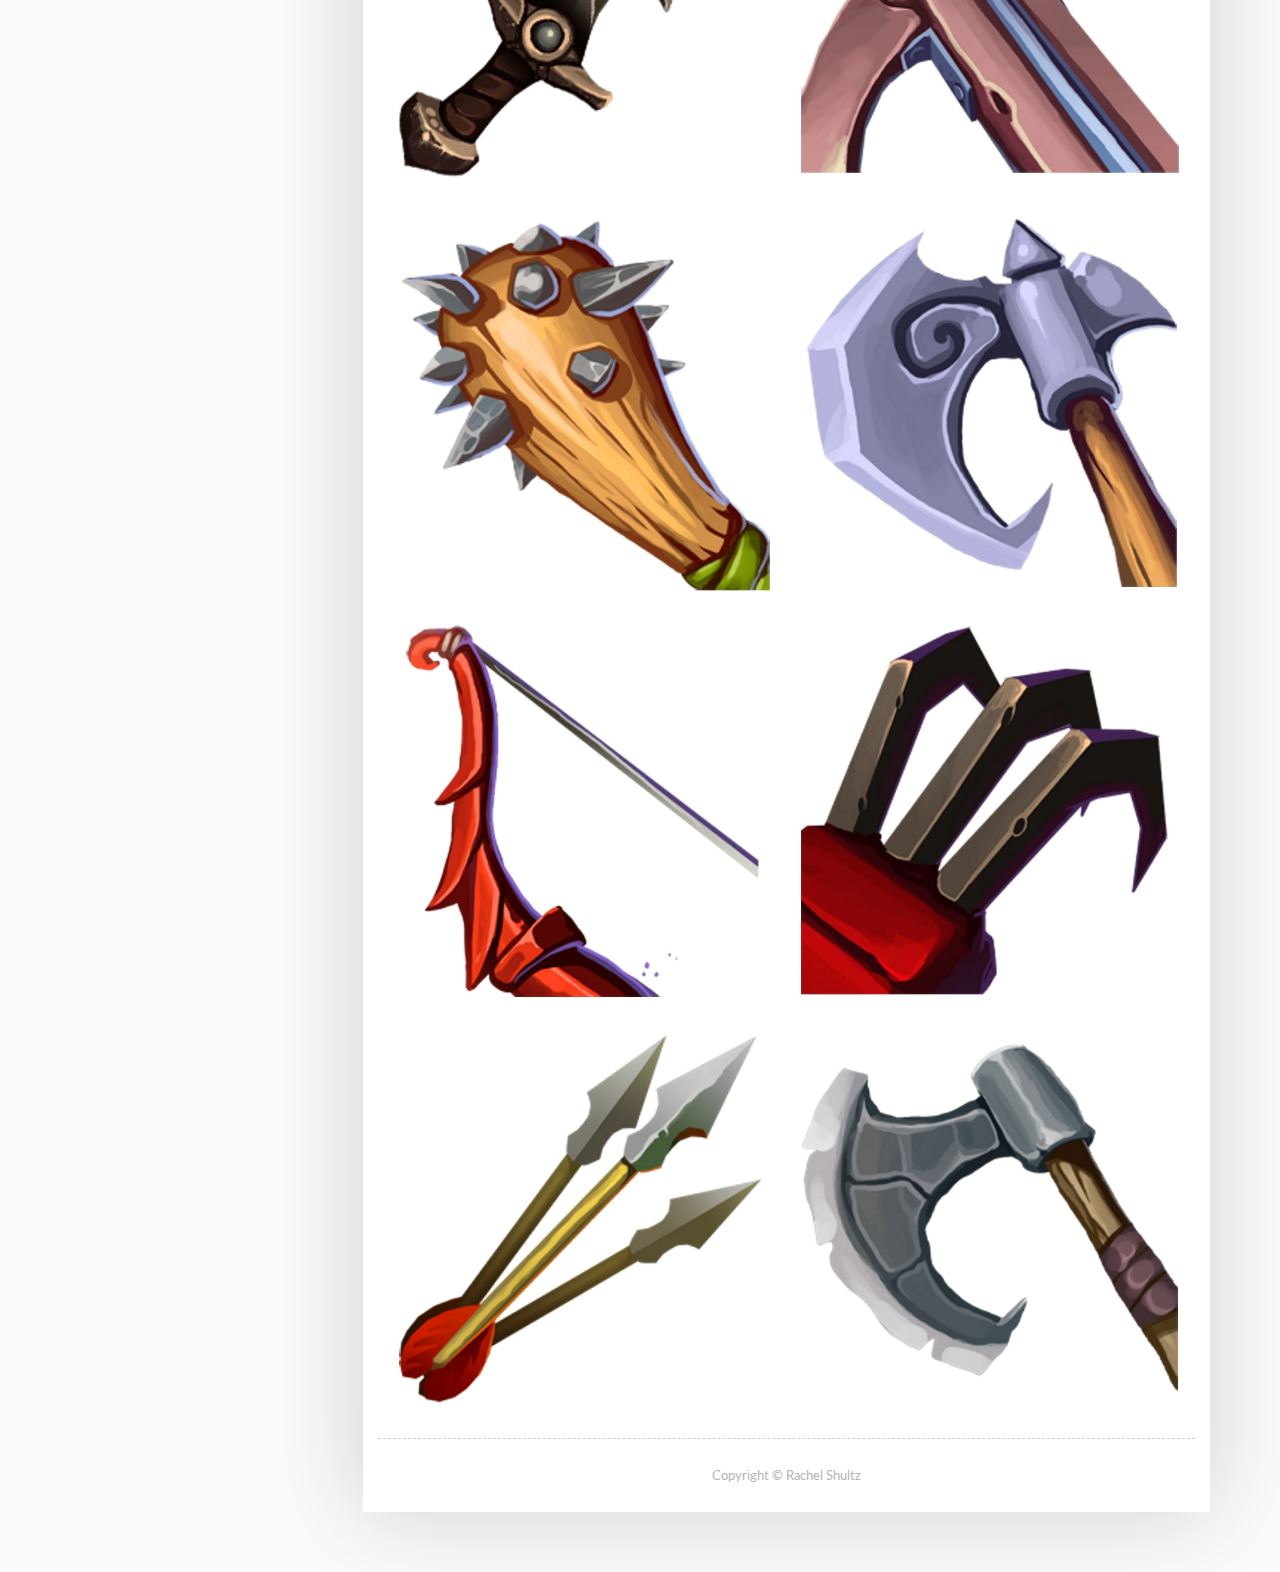
<file: weapon.html>
<!doctype html>
<html lang="en">
<head>
	<meta charset="UTF-8">
	<title>Rachel Shultz</title>
	<meta name="viewport" content="width=device-width, initial-scale=1.0">
	<link rel="stylesheet" href="css/bootstrap.css"/> <!-- bootstrap grid -->
	<link rel="stylesheet" href="css/style.css"/> <!-- template css -->
	<link rel="stylesheet" href="css/reset.css"/> <!-- reset css -->
	<link rel="stylesheet" href="css/magnific-popup.css"/> <!-- magnific popup css -->    
	<link rel="stylesheet" href="perfect-scrollbar/perfect-scrollbar.css" /> <!-- right menu scrollbar css -->   
	
	<link href="css/colors/switcher.css" rel="stylesheet" type="text/css">
	<link href="css/colors/color-6.css" rel="stylesheet" type="text/css" title="color-6">
	
	<link href='https://fonts.googleapis.com/css?family=Lato:400,700,900' rel='stylesheet' type='text/css'>
	<link rel="stylesheet" href="icon-fonts/font-awesome-4.4.0/css/font-awesome.min.css"/> <!-- Fontawesome icons css -->
	
	<!--[if lt IE 9]>
	  <script src="https://oss.maxcdn.com/html5shiv/3.7.2/html5shiv.min.js"></script>
	  <script src="https://oss.maxcdn.com/respond/1.4.2/respond.min.js"></script>
	<![endif]-->
	 <!--script src="http://maps.googleapis.com/maps/api/js?key=AIzaSyA8Lqb0P4RLF9_3jCi6VhIYFbttZDeV_bM"></script-->   
</head>

<body>
	 <!-- Preloading --> 
    <div id="preloader">
    	<div class="spinner">
            <div class='uil-ripple-css' style='transform:scale(0.29);'><div></div><div></div></div>
        </div>
    </div>
   
    <div class="parallax"> </div>
    <div id="wrapper">
        <div class="container">
            <div class="row">
            	
                <!-- Profile Informations-->
                <div class="profile col-md-3 wow fadeInDown">
                    <div class="profile-image">
                        <img alt="image" src="images/Profile-img.png">
                    </div>
                    <div class="profile-info">
						<div class="name-job" style="border-bottom: 0px;">
                            <h1>RACHEL SHULTZ</h1>
                            <span class="job">Junior Game Artist</span>
                        </div><!-- .name-job -->                        
                    </div>
                </div> <!--.profile .col-md-3-->
                
                <!--Right Section-->
                <div class="col-md-9">
                    	<!--Top Menu -->
                        <div class="responsive-menu hidden-md hidden-lg"><a href="index.html"><i class="fa fa-rotate-left"></i> <span>BACK TO PORTFOLIO</span></a></div> 
                        <!--i class="fa fa-bars right-menu"></i--> 
                    	<ul class="top-menu wow fadeInRight">
                            <li> <a href="index.html"><i class="fa fa-rotate-left"></i> <span>BACK TO PORTFOLIO</span></a></li>
                        </ul>
                   
                    <!--Right Content-->
                    <div class="content col-md-12 wow fadeInUp">
                    	<div class="row">
                            <div class="col-md-12 page">
                            	
                                <!--Detail Images -->
                                <div class="col-md-6 works-image">
                                    <img src="images/weapon1.jpg" alt="">
                                </div>
                                <div class="col-md-6 works-image">
                                    <img src="images/weapon2.jpg" alt="">
                                </div>
                                <div class="col-md-6 works-image">
                                    <img src="images/weapon3.jpg" alt="">
                                </div>
                                <div class="col-md-6 works-image">
                                    <img src="images/weapon4.jpg" alt="">
                                </div>
                                <div class="col-md-6 works-image">
                                    <img src="images/weapon5.jpg" alt="">
                                </div>
                                <div class="col-md-6 works-image">
                                    <img src="images/weapon6.jpg" alt="">
                                </div>
                                <div class="col-md-6 works-image">
                                    <img src="images/weapon7.jpg" alt="">
                                </div>
                                <div class="col-md-6 works-image">
                                    <img src="images/weapon8.jpg" alt="">
                                </div>
                                <div class="col-md-6 works-image">
                                    <img src="images/weapon9.jpg" alt="">
                                </div>
                                <div class="col-md-6 works-image">
                                    <img src="images/weapon10.jpg" alt="">
                                </div>
                                <div class="col-md-6 works-image">
                                    <img src="images/weapon11.jpg" alt="">
                                </div>
                                <div class="col-md-6 works-image">
                                    <img src="images/weapon12.jpg" alt="">
                                </div>
                                <div class="col-md-6 works-image">
                                    <img src="images/weapon13.jpg" alt="">
                                </div>
                                <div class="col-md-6 works-image">
                                    <img src="images/weapon14.jpg" alt="">
                                </div>
                                
                                
                                <!--footer-->
                                <footer class="footer"> <p>  Copyright &copy; Rachel Shultz</p></footer>
                                                                                              
                            </div><!-- .col-md-12 .page -->
                        </div><!--.row end-->
                    </div> <!--.content .col-md-12 end -->
                </div> <!-- .col-md-9 end -->
            </div> <!-- .row end-->
        </div><!-- .container end -->
    </div> <!-- #wrapper end-->
    
    <!-- Javascripts -->
    <script src="js/jquery-2.1.4.min.js"></script><!-- jQuery library -->
    <script src="js/styleswitcher.js"></script> 
	<script src="perfect-scrollbar/jquery.mousewheel.js"></script>
	<script src="perfect-scrollbar/perfect-scrollbar.js"></script>
    <script src="js/main.js"></script><!-- Main js -->
</body>
</html>
</file>
<file: css/style.css>
/* --------------------------------- */
/* Css Styles                        */
/*---------------------------------- */

/**
	Picard - vCard Html Template
	Author : TavillaThemes
	Copyright 2016

/* Table of Content
==================================================
	
	1. Body and Core Css
	2. Profile
	3. Top Menu
	4. Content
	5. About Page
	6. Resume Page
	7. Portfolio Page
	8. Blog Posts Page
	9. Contact Page
	10. Single Blog Page
	11. Responsive
	12. Sidebar
	13. 404 Page
	


/*------------------------ 1 Body and Core Css ------------------------*/		

html {
  position: relative;
  min-height: 100%;
}

body{
	font-family: 'Lato', sans-serif;
	background:url(../images/bg.png) #fafafa center fixed !important;
}

a{
    text-decoration:none !important;
}

a:focus,
a:active {
    text-decoration: none;
    outline: none;
}

p{
	font-size:14px;
}

*:focus {
    outline: 0;
}

#wrapper{
    margin: 60px 0;
}

/*preloader*/

#preloader {
    background-color:#0b1623;
    position: fixed;
    top:0;
    left:0;
    width: 100%;
    height: 100%; 
    z-index: 99;
    display:table;
}

.spinner {
    margin: 0 auto;
    text-align: center;
    display:table-cell;
    vertical-align:middle;
} 

@-webkit-keyframes uil-ripple {
  0% {
    width: 0;
    height: 0;
    opacity: 0;
    margin: 0 0 0 0;
  }
  33% {
    width: 44%;
    height: 44%;
    margin: -22% 0 0 -22%;
    opacity: 1;
  }
  100% {
    width: 88%;
    height: 88%;
    margin: -44% 0 0 -44%;
    opacity: 0;
  }
}
@-webkit-keyframes uil-ripple {
  0% {
    width: 0;
    height: 0;
    opacity: 0;
    margin: 0 0 0 0;
  }
  33% {
    width: 44%;
    height: 44%;
    margin: -22% 0 0 -22%;
    opacity: 1;
  }
  100% {
    width: 88%;
    height: 88%;
    margin: -44% 0 0 -44%;
    opacity: 0;
  }
}
@-moz-keyframes uil-ripple {
  0% {
    width: 0;
    height: 0;
    opacity: 0;
    margin: 0 0 0 0;
  }
  33% {
    width: 44%;
    height: 44%;
    margin: -22% 0 0 -22%;
    opacity: 1;
  }
  100% {
    width: 88%;
    height: 88%;
    margin: -44% 0 0 -44%;
    opacity: 0;
  }
}
@-ms-keyframes uil-ripple {
  0% {
    width: 0;
    height: 0;
    opacity: 0;
    margin: 0 0 0 0;
  }
  33% {
    width: 44%;
    height: 44%;
    margin: -22% 0 0 -22%;
    opacity: 1;
  }
  100% {
    width: 88%;
    height: 88%;
    margin: -44% 0 0 -44%;
    opacity: 0;
  }
}
@-moz-keyframes uil-ripple {
  0% {
    width: 0;
    height: 0;
    opacity: 0;
    margin: 0 0 0 0;
  }
  33% {
    width: 44%;
    height: 44%;
    margin: -22% 0 0 -22%;
    opacity: 1;
  }
  100% {
    width: 88%;
    height: 88%;
    margin: -44% 0 0 -44%;
    opacity: 0;
  }
}
@-webkit-keyframes uil-ripple {
  0% {
    width: 0;
    height: 0;
    opacity: 0;
    margin: 0 0 0 0;
  }
  33% {
    width: 44%;
    height: 44%;
    margin: -22% 0 0 -22%;
    opacity: 1;
  }
  100% {
    width: 88%;
    height: 88%;
    margin: -44% 0 0 -44%;
    opacity: 0;
  }
}
@-o-keyframes uil-ripple {
  0% {
    width: 0;
    height: 0;
    opacity: 0;
    margin: 0 0 0 0;
  }
  33% {
    width: 44%;
    height: 44%;
    margin: -22% 0 0 -22%;
    opacity: 1;
  }
  100% {
    width: 88%;
    height: 88%;
    margin: -44% 0 0 -44%;
    opacity: 0;
  }
}
@keyframes uil-ripple {
  0% {
    width: 0;
    height: 0;
    opacity: 0;
    margin: 0 0 0 0;
  }
  33% {
    width: 44%;
    height: 44%;
    margin: -22% 0 0 -22%;
    opacity: 1;
  }
  100% {
    width: 88%;
    height: 88%;
    margin: -44% 0 0 -44%;
    opacity: 0;
  }
}
.uil-ripple-css {
  background: none;
  position: relative;
  width: 200px;
  height: 200px;
  margin:auto;
}
.uil-ripple-css div {
  position: absolute;
  top: 50%;
  left: 50%;
  margin: 0;
  width: 0;
  height: 0;
  opacity: 0;
  border-radius: 50%;
  border-width: 12px;
  border-style: solid;
  -ms-animation: uil-ripple 2s ease-out infinite;
  -moz-animation: uil-ripple 2s ease-out infinite;
  -webkit-animation: uil-ripple 2s ease-out infinite;
  -o-animation: uil-ripple 2s ease-out infinite;
  animation: uil-ripple 2s ease-out infinite;
}
.uil-ripple-css div:nth-of-type(1) {
  border-color: #ffffff;
}
.uil-ripple-css div:nth-of-type(2) {
  border-color: #ffffff;
  -ms-animation-delay: 1s;
  -moz-animation-delay: 1s;
  -webkit-animation-delay: 1s;
  -o-animation-delay: 1s;
  animation-delay: 1s;
}




.parallax {
    background: url(../images/parallax-bg.jpg);
    height: 417px;
    position: absolute;
    width: 100%;
    background-attachment: inherit;
    background-repeat: no-repeat;
    background-size: cover;
    top: 0;
}

/*------------------------ 2 Profile ------------------------*/		


.profile-image{
	width:100%;
	-webkit-box-shadow: -2px -1px 88px 0px rgba(0,0,0,0.17);
	-moz-box-shadow: -2px -1px 88px 0px rgba(0,0,0,0.17);
	box-shadow: -2px -1px 88px 0px rgba(0,0,0,0.17);
}

.profile-image img{
	width:100%;
}

.profile-info{
	text-align:center;
	background:#FFFFFF;
	-webkit-box-shadow: -2px -1px 88px 0px rgba(0,0,0,0.17);
	-moz-box-shadow: -2px -1px 88px 0px rgba(0,0,0,0.17);
	box-shadow: -2px -1px 88px 0px rgba(0,0,0,0.17);
}

.profile-info h1{
	font-size:20px;
	font-weight:900;
}

.name-job{
	padding:23px 0;
	border-bottom:1px dashed #cccccc;
}

.job{
	color:#c1c1c1;
	font-weight:400;
	line-height: 30px;
	font-size:16px;
}

.profile-info .social-icons{
	padding:20px;
}


.social-icons a{
	font-size: 12px;
    color: #2A2A2A;
    border: solid 1px #2A2A2A;
    -webkit-border-radius: 50px;
    -moz-border-radius: 50px;
    border-radius: 50px;
    width: 34px;
    display: inline-block;
    padding: 8px 0;
    margin-right: 5px;
	text-align:center;
}

.social-icons a:hover{
	transition:all ease 0.3s;
}

.social-icons a.facebook:hover{
    color: #fff;
    background:#4267b2;
	border:solid 1px #4267b2;
}

.social-icons a.twitter:hover{
    color: #fff;
    background:#1da1f2;
	border:solid 1px #1da1f2;
}

.social-icons a.behance:hover{
    color: #fff;
    background:#005cff;
	border:solid 1px #005cff;
}

.social-icons a.dribbble:hover{
    color: #fff;
    background:#ea4c89;
	border:solid 1px #ea4c89;
}



/*------------------------ 3 Top Menu ------------------------*/	

ul.top-menu{
	width: 100%;
	background:#fff;	
	display: inline-block;
	-webkit-box-shadow: -2px -1px 88px 0px rgba(0,0,0,0.17);
	-moz-box-shadow: -2px -1px 88px 0px rgba(0,0,0,0.17);
	box-shadow: -2px -1px 88px 0px rgba(0,0,0,0.17);
}

ul.top-menu li{
	list-style:none;
	float:left;
	text-align:center;
	font-size:13px;
	font-weight: bold;
	border-right:1px dashed #cccccc;
}


.right-menu{
	float: right;
    margin: 15px;
    padding: 15px;
    border: solid 1px #d6d6d6;
    color: #292929;
    cursor:pointer;
    position: absolute;
    right: 15px;
}

ul.top-menu li:last-child{
	border-right:0;
}

ul.top-menu li a{
	color:#000;
	padding:30px;	
	display: inline-block;	
	display: block;
}

ul.top-menu li a:hover{
	transition:all ease 0.2s;
}

ul.top-menu li .selected{
}

ul.top-menu li i{
	font-size:14px;
	margin-right: 4px;
}

/*------------------------ 4 Content ------------------------*/	

.content{
	background:#fff; 
	/*margin-top:30px;*/
	-webkit-box-shadow: -2px -1px 88px 0px rgba(0,0,0,0.17);
	-moz-box-shadow: -2px -1px 88px 0px rgba(0,0,0,0.17);
	box-shadow: -2px -1px 88px 0px rgba(0,0,0,0.17);
}

.page-title{
	border-bottom: 1px dashed #cccccc;		
    padding: 25px 30px;
}

.page-title h2{
	font-size:18px;
	font-weight:bold;
	display:inline-block;
}

.page{
	padding-top:30px;
	display: inline-block;
	min-height: 670px;
}

.section-title{
	font-size:18px;
	font-weight:bold;
	margin-bottom:20px;
}

.footer{
	bottom: 0;
    width: 100%;
    text-align: center;
    padding: 27px 0;
    float: left;
    left: 0;
    border-top: 1px dashed #cccccc;
}

.footer p {
	color:#b4b4b4;
	font-size:13px;
}

/*------------------------ 5 About Page ------------------------*/	



.pinfo{
	padding: 30px 15px;
	float:left;
	width:100%
}

.ptext{
	padding: 45px 15px;
	float:left;
	width:100%
}

.pwedo{
	padding: 45px 15px 20px 15px;
	float:left;
	width:100%
}

.spotted{
    border-top: 1px dashed #cccccc;
}

.gray-bg{
    background:#f7f7f7;
}



ul.info-list li{
	list-style:none;
	font-size:14px;
	line-height: 35px;
}

ul.info-list li span{
	color:#7F7F7F;
}

ul.skill-list h3 {
    display: block;
    margin-bottom: 0;
    font-size: 14px;
    color: #000;
	font-weight:bold;
}

ul.skill-list li {
	list-style:none;
}

.progress{
	margin: 15px 0;
	display: block;
    height: 6px;    
    position: relative;
    width: 100%;
    overflow: visible;
    border-radius: 50px;
    -moz-border-radius: 50px;
    -webkit-border-radius: 50px;
    -ms-border-radius: 50px;
    -o-border-radius: 50px;
    background: #ffffff;
	box-shadow:0;
}

.progress .percentage {
    border-radius: 50px 0 0 50px;
    -moz-border-radius: 50px 0 0 50px;
    -webkit-border-radius: 50px 0 0 50px;
    -ms-border-radius: 50px 0 0 50px;
    -o-border-radius: 50px 0 0 50px;
    bottom: 0;
    position: absolute;
    top: 0;
}


.about-text p{
	color:#7F7F7F;
	line-height:24px;
	font-size:14px;
}

.services {
	display: inline-block;
}

.services .service i{
	width: 55px;
    height: 55px;
    -webkit-border-radius: 50px;
    -moz-border-radius: 50px;
    border-radius: 50px;
    text-align: center;
    padding-top: 18px;
    float: left;
	color:#fff;
	font-size:20px;
	margin-right: 10px;
}

.services .service .features{
    padding-top: 6px;
    display: inline-block;
    line-height: 20px;	
	font-size:16px;
}

.services .service p{
	font-size:14px;
	color:#7F7F7F;
}

.services .service{
	margin-bottom:30px;
}



/*------------------------ Resume Page ------------------------*/	

.resume-education{
	margin-bottom:30px;
}

.rounded-icon i{
	width:55px;
	text-align:center;
	padding:20px 0;
	font-size:15px;
	color:#fff;
	-webkit-border-radius: 50px;
	-moz-border-radius: 50px;
	border-radius: 50px;
}

.resume-out{
	padding-left: 25px;
}

.resume-info{
	border-left:2px solid #E5E5E5;
	padding: 0 0 40px 30px;
}

.info-title{
    font-weight: 600;
	font-size:16px;
}

.info-title::after {
    content: '';
    width: 10px;
    height: 10px;
    float: left;
    -webkit-border-radius: 50px;
    -moz-border-radius: 50px;
    border-radius: 50px;
    margin: 0px 9px 0 -36px;
}

.info-date{
	font-size: 14px;
    padding: 6px 0;
    display: block;
}

.resume-info p{
	color: #7F7F7F;
	font-weight: 400;
	font-size:14px;
	line-height:24px;
}

.resume-info:first-child {
    padding-top:50px;
}

.resume-info:last-child{
    border: 0;
}

.resume-info:last-child .info-title:after{
    margin: 0px 9px 0 -34px;
}


/*------------------------ 7 Portfolio Page ------------------------*/

.portfolio_filter li{
	float:left;
	list-style:none;
	cursor:pointer;
	font-size:14px;
	margin-right:20px;
	color:#c1c1c1;
}

.portfolio_filter li:last-child{
	margin-right:0px;
}    

.portfolio_items .single_item{
	margin-bottom:30px;
}

.portfolio_items .single_item img{ 
	width:100%;
}

.portfolio_items{ 
	min-height:817px;
}

.work-overlay{
	position:absolute;
	color:#fff;
	padding:25px;
	width:100%;
	height:100%;
	padding-top:48%;	
	opacity:0;
	-webkit-transition: all 0.5s ease;
	-moz-transition: all 0.5s ease;
	-ms-transition: all 0.5s ease;
	-o-transition: all 0.5s ease;
	transition: all 0.5s ease;
}

.work-overlay h3{
	font-size:17px;
    margin-bottom: 4px;
}

.work-overlay p{
	font-size:12px;
	opacity:0.5;
}

.work-overlay a.link{
    margin: 0 auto;
    text-align: center;
    display: inline-block;
    width: 45px;
    height: 45px;
    padding-top: 12px;
    margin-top: 18px;
    margin-right: 7px;
    -webkit-transition: all 0.5s ease;
    -moz-transition: all 0.5s ease;
    -ms-transition: all 0.5s ease;
    -o-transition: all 0.5s ease;
    transition: all 0.5s ease;
    -moz-transform: translateY(200px);
    -webkit-transform: translateY(200px);
    -o-transform: translateY(200px);
    -ms-transform: translateY(200px);
    transform: translateY(200px);
    color: #ffffff !important;
    border: solid 1px;
    border: solid 1px #a5a5a5;       
}

.work-overlay a.lightbox{
    background: none;
    margin: 0 auto;
    text-align: center;
    display: inline-block;
    width: 45px;
    height: 45px;
    padding-top: 12px;
    margin-top: 18px;
    -webkit-transition: all 0.5s ease;
    -moz-transition: all 0.5s ease;
    -ms-transition: all 0.5s ease;
    -o-transition: all 0.5s ease;
    transition: all 0.5s ease;
    -moz-transform: translateY(200px);
    -webkit-transform: translateY(200px);
    -o-transform: translateY(200px);
    -ms-transform: translateY(200px);
    transform: translateY(200px);
    color: #ffffff !important;
    background: transparent !important;
    border: solid 1px #a5a5a5;
}



.work-inner{
	position:relative;
	overflow: hidden;
}

.work-inner:hover > .work-overlay{ 
	background: rgba(0, 0, 0, 0.63);
	opacity:1;
	-webkit-transition: all 0.5s ease;
	-moz-transition: all 0.5s ease;
	-ms-transition: all 0.5s ease;
	-o-transition: all 0.5s ease;
	transition: all 0.5s ease;
}


.work-inner:hover > .work-overlay a.link{ 
	color:#fff;
	-moz-transform: translateY(0px);
	-webkit-transform: translateY(0px);
	-o-transform: translateY(0px);
	-ms-transform: translateY(0px);
	transform: translateY(0px);
	-webkit-transition: all 0.1s ease;
	-moz-transition: all 0.1s ease;
	-ms-transition: all 0.1s ease;
	-o-transition: all 0.1s ease;
	transition: all 0.1s ease;
	 transition-duration: 0.3s;
}

.work-inner:hover > .work-overlay a.lightbox{ 
	color:#fff;
	background:#fff;
	-moz-transform: translateY(0px);
	-webkit-transform: translateY(0px);
	-o-transform: translateY(0px);
	-ms-transform: translateY(0px);
	transform: translateY(0px);
	-webkit-transition: all 0.1s ease;
	-moz-transition: all 0.1s ease;
	-ms-transition: all 0.1s ease;
	-o-transition: all 0.1s ease;
	transition: all 0.1s ease; 
	transition-duration: 0.6s;
}

.work-detail{ 
   	margin-bottom:30px;
}

.work-detail p{ 
    color: #7F7F7F;
    font-size: 14px;
    line-height: 30px;
    margin-bottom: 21px;
}

.work-detail .info-list li{ 
   	width:auto !important;
	float:none;
}


.works-image img{ 
    width:100%;
}

.works-image {
    margin-bottom: 30px;
}


/*------------------------ 8 Blog Posts Page ------------------------*/

.blog-post .post-image img{
	 width:100%;
}

.blog-post .post-title h1{
	font-size:30px;
	line-height:37px;
	font-weight:bold;
	margin-top:24px;
}

.blog-post .post-info{
	font-size:14px;
	font-weight:400;
	padding:6px 0;
}

.blog-post p{
	font-size:14px;
	line-height:26px;
	color:#313131;
	font-weight:400;
}

.blog-post ul{
	padding: 30px;
	line-height: 24px;
}

.blog-post ul li{
	font-weight: bold;
    font-size: 14px;
	list-style:circle;
}

.blog-post blockquote{
	padding: 28px;
    font-weight: bold;
    font-size: 20px;
	line-height: 30px;
}


.blog-post .but-big{
	margin:30px 0 60px;
}

.but-big{
	color:#fff;
	font-size:13px;
	font-weight:bold;
	padding:12px 25px;
	display: inline-block;
	border:0;
}

.but-big:hover{
	color:#fff;
}

.but-big:focus{
	color:#fff;
}

.write-message{
	margin-bottom:30px;
}

.post-image iframe{
	width:100%;
}


/*------------------------ 9 Contact Page ------------------------*/

.form-inp{
	width:100%;
	height:45px;
	border:solid 1px #dfdfdf;
	font-size:13px;
	padding-left:10px;
	margin-bottom:15px;
}


.contact-form textarea{
	width:100%;
	border:solid 1px #dfdfdf;
	font-size:13px;
	padding:10px 0 0 10px;
	margin-bottom:15px;
}


.contact-info .social-icons{
	padding-top: 15px;
	width: 100%;
    float: left;
}

#map{
	width: 100%;
    height: 350px;
    margin-top: 50px;
	display:inline-block;
}

.contact-info ul li{
	width:100% !important;
}

/* Contact Form Extra CSS */
.form-inp.reqError, .contact-form textarea.reqError{
    border-color: #f00;
}

.ok{
   background-color: #25A94F !important;
}

/*------------------------ 10 Single Blog Page ------------------------*/

.post-comments{
	margin:50px 0;
}

.post-comments .comments li{
	border-bottom: 1px dashed #cccccc;
	list-style:none;
	padding: 25px 0;
}

.post-comments .comments li:first-child{
	border-top: 1px dashed #cccccc;
}	

.user-img{
	width:84px;
	height:84px;
	float:left;
}

.user-img img{
	display: block;
    height: 100%;
    max-width: 100%;
}

.comment-content{
	margin-left:95px;
}

.comment-content .comment-info .user a.user-name{
	font-size:16px;
	color:#000000;
	font-weight:bold;
}

.comment-content .comment-info .user a.reply{
	float: right;
    font-size: 13px;
}

.comment-content .comment-info .date{
	line-height: 14px;
}

.comment-content .comment-info .date a{
	font-size:12px;
	line-height: 21px;
}

.comment-content .comment-text{
	font-size: 13px;
    line-height: 18px;
    color: #7F7F7F;
    font-weight: 400;
}

.blog-msg{
	width:100%;
	height:45px;
	border:solid 1px #dfdfdf;
	font-size:13px;
	padding-left:10px;
	margin-bottom:30px;
}

.write-message textarea{
	width: 100%;
    border: solid 1px #dfdfdf;
    font-size: 13px;
    padding: 10px 0 0 10px;
    margin-bottom: 15px;
}


@media screen and (min-width: 479px) {
	
	.comment-reply{
		padding-left:30px !important;
	}
	
}


/*------------------------ Responsive ------------------------*/	



/*Min Width 768px */

@media screen and (min-width: 768px) {

	 ul.info-list li {
		float: left;
		width: 33%;
	}
	
	ul.info-list {
        width: 100%;
        float: left;
}
    
  
    ul.top-menu li{
        display: block !important;
                
}

ul.top-menu{
       min-height: 81px;                
}
    
    

}

@media screen and (max-width: 768px) and (min-width: 530px) {


 ul.info-list li {
		float: left;
		width: 50%;
	}


}



/*Max Width 1199px */

@media screen and (max-width: 1199px) {
	

    ul.top-menu li a {
        padding:30px 20px;
    }

}

/*Max Width 991px */

@media screen and (max-width: 991px) {

	.profile{
		margin-bottom: 30px;
	}
	
	.my-skills {
		margin-top:30px;	
	}
	
	.contact-info{
		margin-top: 30px;
	}
	
	
}


/*Max Width 767px */

@media screen and (max-width: 767px) {
	
    ul.top-menu li.active{
        border-bottom: 1px dashed #cccccc !important;
                
}
    
    ul.top-menu li:hover{
    border-bottom: 1px dashed #cccccc !important;

}
    
	.profile{
		margin-bottom: 30px;
	}
	
	.my-skills {
		margin-top:30px;	
	}
	
	.services .service .features{
		width:100%;
		text-align: center;
	}
	
	.services .service{
		text-align:center;
	}
	
	.services .service i{
		float:none;
	}


	ul.top-menu li{
		float:none;
		display:none;
		border-bottom: 1px dashed #cccccc;
		border-right:0;
	}
	
	ul.top-menu{
		top: 0;
		margin-top: 78px;
		z-index: 1;
		left: 0;
		position: fixed;
	}
	
	
	.responsive-menu{
		display:block !important;
	}


	.right-menu{
		position: fixed;
		z-index: 100;
		top: 0;
		right: 0;
	}
	
}


@media only screen and (max-width:479px) {
	
	
	
	ul.top-menu li a {
		padding: 27px 0 23px 0;
	}
	
	#wrapper {
  	    margin: 15px 0;
	}
	
	.page-title {
		border-bottom: 1px dashed #cccccc;
		padding: 30px;
		display: inline-block;
		text-align: center;
		width: 100%;
	}
	
	.portfolio_filter li {
		float: none;
		text-align: center;
		width: 100%;
	}
	
	.portfolio_filter{
		width: 100%;
		margin-top: 15px;
		line-height: 26px;
	}
	
	.user-img{ 
		display:none; 
	}
	
	.comment-content {
   		margin-left: 0px;
	}
	
	.work-overlay{
   		padding-top: 10% !important;
	}
	
}


/* Responsive Menu */

.responsive-menu{
    padding: 28px 23px;
    color: #fff;
    cursor: pointer;
    display: none;
    background: #fff;
    color: #000;
    font-size: 14px;
    font-weight: bold;
    width: 100%;
    position: fixed;
    top: 0;
    z-index: 99;
    left: 0;
	    -webkit-box-shadow: -2px -1px 88px 0px rgba(0,0,0,0.17);
    -moz-box-shadow: -2px -1px 88px 0px rgba(0,0,0,0.17);
    box-shadow: -2px -1px 88px 0px rgba(0,0,0,0.17);
}




/*------------------------ 12 Sidebar ------------------------*/	

/* Sidebar Menu */

.slidemenu-fixed {
  position: fixed;
  z-index: 100;
  top: 0;
  right: 0;
  width: 360px;
  height: 100%;
  margin: 0;
  background-color: #fff;
  -webkit-transform: translateX(450px);
  -moz-transform: translateX(450px);
  transform: translateX(450px);
  -webkit-transition: -webkit-transform 0.4s cubic-bezier(0.37, 0.15, 0.32, 0.94);
  -moz-transition: -moz-transform 0.4s cubic-bezier(0.37, 0.15, 0.32, 0.94);
  transition: transform 0.4s cubic-bezier(0.37, 0.15, 0.32, 0.94); }
  
 
  .slidemenu-fixed .animate-up {
    opacity: 1;
    visibility: visible;
    -webkit-transform: translate(0, 0);
    -moz-transform: translate(0, 0);
    transform: translate(0, 0); }

.slidemenu-opened .slidemenu-fixed {
  -webkit-transform: translateX(0);
  -moz-transform: translateX(0);
  transform: translateX(0); }
.slidemenu-opened #overlay {
  top: 0;
  opacity: .7;
  -webkit-transition: top 0s ease 0s, opacity 0.35s ease;
  -moz-transition: top 0s ease 0s, opacity 0.35s ease;
  transition: top 0s ease 0s, opacity 0.35s ease; }


.widget-out {
	height: 100%;
	overflow: hidden;
	position: relative;
}

.widget{
	    float: left;
    width: 100%;
}


@media (max-width: 767px) {
  .slidemenu-fixed {
    width: 265px; }

  .slidemenu-close {
    left: -35px !important;
    width: 35px !important;
    height: 35px !important; } 
	

.widget-search form{ 
	width: 215px !important; 
  }
  
  .widget-search form .search-inp{ 
	width: 165px !important; 	  
  }
  
}
	
	.slidemenu-close {
    top: 70px;
    left: -58px;
    width: 58px;
    height: 58px;
    border: 0;
    margin: 0;
    padding: 0;
    display: block;
    cursor: pointer;
    text-align: center;
    position: absolute;	
    z-index: 100;
}


  #overlay {
  position: fixed;
  z-index: 99;
  top: -1000%;
  left: 0;
  right: 0;
  width: 100%;
  height: 100%;
  background-color: #000;
  opacity: 0;
  -webkit-transition: top 0s ease 0.35s, opacity 0.35s ease;
  -moz-transition: top 0s ease 0.35s, opacity 0.35s ease;
  transition: top 0s ease 0.35s, opacity 0.35s ease; }
  
  
  .widget-title{
	font-size: 18px;
    font-weight: bold;
    padding-bottom: 20px;
    margin-bottom: 20px;
    border-bottom: 1px dashed #cccccc;
	border-top: 1px dashed #cccccc;
	padding: 20px 25px;
  }
  
  .widget-submenu{ 
  	margin: 30px 0;
  }
  
  .widget-submenu ul{ 
  	padding-left:25px;
  }
  
  .widget-submenu ul li{ 
  	color: #6a6a6a;
    font-size: 14px;
    line-height: 35px;
	cursor:pointer;  
  }
  
    
  
  .widget-search form{ 
	border: solid 1px #efefef;
	transition:all ease 0.5s;
	width: 310px;
	margin-left: 25px;
	margin-top:30px;
	height: 52px;	
	border: solid 1px #bdc4ca;	  
  }
 
  .widget-search form .search-inp{ 
  	border:0;
	width: 260px;
	float:left;
	height: 50px;
	font-size:13px;
	padding-left:15px;	  
  }
  
  
  
  .widget-search form .search-ico{ 
  	float:right;	  
    border: 0;
    background: url(../images/sear.png) no-repeat center #fff;
    margin-right: 15px;
	margin-top:14px;
    width: 14px;
    height: 23px;
  }
  
  .widget-blog .latest-post{ 
  	margin:0 25px;
	float: left;
  }
  
  .widget-blog .latest-post .tag a{ 
  	font-size:12px;
	 margin-right: 3px;
  }
  
  .widget-blog .latest-post .post{ 
  	font-size: 13px;
    float: left;
    color: #6a6a6a;
    margin: 7px 0px;
    line-height: 22px;
  }
  
 .widget-blog .latest-post li{ 
	border-bottom: 1px solid #e0e0e0;
	float: left;
	padding-bottom: 18px;
	margin-bottom: 18px;
  }

.widget-blog .latest-post li:last-child{ 
	border:0;
	    margin-bottom: 0;
  }

.widget-blog .latest-post li span{ 
	font-size:12px;
	color:#c1c1c1;
  }
  
.widget-blog .latest-post li span i{ 
	margin-left:10px;
  }

.widget-tags{
	margin-bottom:30px;
  }
  
.widget-tags ul{
	margin-left:25px; 
  }
  
.widget-tags ul li a{
	padding: 5px 11px;
    font-size: 12px;
    background: #f3f3f3;
    float: left;
    margin: 5px;
	color:#676767;
  }



/*------------------------ 13 404 Page ------------------------*/	

.not-found{
    text-align: center;
    width: 100%;
    min-height: 570px;
	padding-top: 30px;
  }

.not-found h1{
	font-size: 170px;
    font-weight: bold;
  }

.not-found p{
	font-size: 14px;
    line-height: 26px;
    color: #313131;
    font-weight: 400;
  }
  
  .not-found .but-big{
	margin-top:24px;
  }
</file>
<file: perfect-scrollbar/perfect-scrollbar.css>
.ps-container .ps-scrollbar-x-rail {
    position: absolute; /* please don't change 'position' */
    bottom: 3px; /* there must be 'bottom' for ps-scrollbar-x-rail */
    height: 8px;
    -webkit-border-radius: 4px;
    -moz-border-radius: 4px;
    border-radius: 4px;
    opacity: 0;
    filter: alpha(opacity = 0);
    -o-transition: background-color .2s linear, opacity .2s linear;
    -webkit-transition: background-color.2s linear, opacity .2s linear;
    -moz-transition: background-color .2s linear, opacity .2s linear;
    transition: background-color .2s linear, opacity .2s linear;
}

.ps-container:hover .ps-scrollbar-x-rail,
.ps-container.hover .ps-scrollbar-x-rail {
    opacity: 0.6;
    filter: alpha(opacity = 60);
}

.ps-container .ps-scrollbar-x-rail:hover,
.ps-container .ps-scrollbar-x-rail.hover {
    background-color: #eee;
    opacity: 0.9;
    filter: alpha(opacity = 90);
}

.ps-container .ps-scrollbar-x-rail.in-scrolling {
    opacity: 0.9;
    filter: alpha(opacity = 90);
}

.ps-container .ps-scrollbar-y-rail {
    position: absolute; /* please don't change 'position' */
    right: 3px; /* there must be 'right' for ps-scrollbar-y-rail */
    width: 8px;
    -webkit-border-radius: 4px;
    -moz-border-radius: 4px;
    border-radius: 4px;
    opacity: 0;
    filter: alpha(opacity = 0);
    -o-transition: background-color .2s linear, opacity .2s linear;
    -webkit-transition: background-color.2s linear, opacity .2s linear;
    -moz-transition: background-color .2s linear, opacity .2s linear;
    transition: background-color .2s linear, opacity .2s linear;
}

.ps-container:hover .ps-scrollbar-y-rail,
.ps-container.hover .ps-scrollbar-y-rail {
    opacity: 0.6;
    filter: alpha(opacity = 60);
}

.ps-container .ps-scrollbar-y-rail:hover,
.ps-container .ps-scrollbar-y-rail.hover {
    background-color: #eee;
    opacity: 0.9;
    filter: alpha(opacity = 90);
}

.ps-container .ps-scrollbar-y-rail.in-scrolling {
    opacity: 0.9;
    filter: alpha(opacity = 90);
}

.ps-container .ps-scrollbar-x {
    position: absolute; /* please don't change 'position' */
    bottom: 0; /* there must be 'bottom' for ps-scrollbar-x */
    height: 8px;
    background-color: #aaa;
    -webkit-border-radius: 4px;
    -moz-border-radius: 4px;
    border-radius: 4px;
    -o-transition: background-color .2s linear;
    -webkit-transition: background-color.2s linear;
    -moz-transition: background-color .2s linear;
    transition: background-color .2s linear;
}

.ps-container.ie6 .ps-scrollbar-x {
    font-size: 0; /* fixed scrollbar height in xp sp3 ie6 */
}

.ps-container .ps-scrollbar-x-rail:hover .ps-scrollbar-x,
.ps-container .ps-scrollbar-x-rail.hover .ps-scrollbar-x {
    background-color: #999;
}

.ps-container .ps-scrollbar-y {
    position: absolute; /* please don't change 'position' */
    right: 0; /* there must be 'right' for ps-scrollbar-y */
    width: 8px;
    background-color: #aaa;
    -webkit-border-radius: 4px;
    -moz-border-radius: 4px;
    border-radius: 4px;
    -o-transition: background-color .2s linear;
    -webkit-transition: background-color.2s linear;
    -moz-transition: background-color .2s linear;
    transition: background-color .2s linear;
}

.ps-container.ie6 .ps-scrollbar-y {
    font-size: 0; /* fixed scrollbar height in xp sp3 ie6 */
}

.ps-container .ps-scrollbar-y-rail:hover .ps-scrollbar-y,
.ps-container .ps-scrollbar-y-rail.hover .ps-scrollbar-y {
    background-color: #999;
}

.ps-container.ie .ps-scrollbar-x,
.ps-container.ie .ps-scrollbar-y {
    visibility: hidden;
}

.ps-container.ie:hover .ps-scrollbar-x,
.ps-container.ie:hover .ps-scrollbar-y,
.ps-container.ie.hover .ps-scrollbar-x,
.ps-container.ie.hover .ps-scrollbar-y {
    visibility: visible;
}
</file>
<file: css/colors/switcher.css>
.color-switcher{
	position: fixed;
    margin-top: 70px;
    width: 145px;
    height: 160px;
	-webkit-box-shadow: -2px -1px 88px 0px rgba(0,0,0,0.17);
    -moz-box-shadow: -2px -1px 88px 0px rgba(0,0,0,0.17);
    box-shadow: -2px -1px 88px 0px rgba(0,0,0,0.17);
	margin-left:-145px;
	transition:all ease 0.3s;    
	z-index: 999;
    background: #fff;
	text-align: center;
}

.switcher-reset{
	margin-top: 2px;
    font-size: 12px;
    color: #8C8C8C !important;
    background: 0;
    border: 1px solid #dfdfdf;
    padding: 3px 10px;
}



.switcher-reset:hover{
    color: #000 !important;
}

.color-switcher .open{
	background: #fff;
    padding: 13px 0;
    margin-top: 100px;
    width: 50px;
    margin-right: -50px;
    float: right;
    -webkit-box-shadow: -2px -1px 88px 0px rgba(0,0,0,0.17);
    -moz-box-shadow: -2px -1px 88px 0px rgba(0,0,0,0.17);
    box-shadow: -2px -1px 88px 0px rgba(0,0,0,0.17);
    text-align: center;
    cursor: pointer;
    font-size: 16px;
}

.color-switcher h4{
font-size: 13px;
    font-weight: 900;
    padding: 17px 13px;
    border-bottom: 1px solid #dfdfdf;
    color: #656565;
    height: 48px;
}

.color-switcher ul{
	padding: 6px 12px;
	display: inline-block;
}

.color-switcher ul li{
	float: left;
    /* margin-right: 9px; */
    list-style: none;
    width: 29px;
}

.color-switcher ul li a{
	font-size:20px;
}

.color-switcher ul li a:focus{
	text-decoration:none;
	outline:none;
}


.open-switcher{
	margin-left:0px;
	transition:all ease 0.3s;
}


.color-1{color:#243c4f !important;}
.color-2{color:#029A83 !important;}
.color-3{color:#D64541 !important;}
.color-4{color:#663399 !important;}
.color-5{color:#ffa60a !important;}
.color-6{color:#6C7A89 !important;}
.color-7{color:#DB0A5B !important;}
.color-8{color:#EC644B !important;}
</file>
<file: css/colors/color-1.css>
.page-title h2{
	color:#243c4f;
}

.social-icons a:hover{
	color:#243c4f;
 	border: solid 1px #243c4f;
}

ul.top-menu li a:hover{
	color:#243c4f;
}

ul.top-menu li .selected{
	color:#243c4f;
}

.skill-list .progress{
    border: 1px solid #243c4f;
}

.skill-list .progress .percentage {
    background-color: #243c4f;
}

.services .service i{
    background: #243c4f;
}

.rounded-icon i{
	background:#243c4f;
}

.info-title::after {
    background: #243c4f;
}

.info-date{
    color: #243c4f;
}

.select-cat{
	color:#243c4f !important;
}

.blog-post .post-info{
	color:#bdbdbd;
}

.but-big{
	background-color: #243c4f;
}

.social-icons a:hover{
	color:#243c4f;
 	border: solid 1px #243c4f;
}

ul.top-menu li a:hover{
	color:#243c4f;
	transition:all ease 0.2s;
}

ul.top-menu li .selected{
	color:#243c4f;
}

.date a {
	color:#bfbfbf;
}

a.reply {
	color:#243c4f;
}

/*new colors*/

 
 .widget-title{
	color:#243c4f;
  }

 .widget-blog .latest-post .tag{ 
  	color:#243c4f;
  }


.widget-submenu ul li a{
    color: #6a6a6a;
    font-size: 14px;
    line-height: 35px;
    cursor: pointer;
}


 .tag a{
	color:#243c4f !important;
	transition:all ease 0.2s;
  }
  
  .tag a:hover{
	color:#ffa60a !important;
  }

ul.top-menu li.active{
	border-bottom: 3px solid #ffa60a;
}


.widget-submenu ul li a:hover {
    color: #ffa60a;
	transition:all ease 0.2s;
}

.widget-tags ul li a:hover {
    background: #ffa60a;
	transition:all ease 0.2s;
	color:#fff;
}

.widget-search form:hover {
    border: solid 1px #243c4f;
	transition:all ease 0.5s;
}

ul.top-menu li a:hover{
	color:#ffa60a;
}
ul.top-menu li:hover{
	border-bottom: 3px solid #ffa60a;
}
</file>
<file: documentation/assets/css/documenter_style.css>
/*!
 * Documenter 2.0
 * http://rxa.li/documenter
 *
 * Copyright 2011, Xaver Birsak
 * http://revaxarts.com
 *
 */
html,body,div,span,applet,object,iframe,h1,h2,h3,h4,h5,h6,p,blockquote,a,abbr,acronym,address,big,cite,code,del,dfn,em,font,img,ins,kbd,q,s,samp,small,strike,strong,sub,sup,tt,var,dl,dt,dd,ol,ul,li,fieldset,form,label,legend,table,caption,tbody,tfoot,thead,tr,th,td{
	margin:0;
	padding:0;
	border:0;
	outline:0;
	font-weight:inherit;
	font-style:inherit;
	font-size:100%;
	font-family:inherit;
	vertical-align:baseline;
}
html { 
	font-size:101%;
	font-family:Arial,verdana,arial,sans-serif;
	font-size:12px;
	-webkit-text-size-adjust:none;
	color:#6F6F6F;
	background-color:#efefef;
}
body{
	min-height:100%;
	height:auto;
	width:100%;
}
footer, header, section {
	display:block;
}
a{ color:#6F6F6F; text-decoration:none; cursor:pointer; }
a:hover { text-decoration:underline }
p, ul, ol{
	margin:18px 0;
	line-height:1.5em;
}
li{
	list-style:none;
}
li.placeholder{
	height:70px;
	width:100%;
	font-size:16px;
}
hr { 
	display:block;
	height:0px;
	line-height:0px;
	border:0;
	border-top:1px solid #ddd;
	border-bottom:1px solid #aaa;
	margin:16px 0;
	padding:0;
	clear:both;
	float:none;
}
hr.notop{
	margin-top:0;
}
strong{
	font-weight:700;
}
#documenter_buttons{
	position:absolute;
	right:10px;
	margin-top:-30px;
}
.btn{
	cursor:pointer;
	width:auto;
	padding:7px 7px 8px;
	border-radius:3px;
	border:1px solid #ccc;
}
.btn:hover{
	border:1px solid #B1B4B0;
	box-shadow:0px 2px 2px rgba(0,0,0,0.1);
	-moz-box-shadow:0px 2px 2px rgba(0,0,0,0.1);
	-webkit-box-shadow:0px 2px 2px rgba(0,0,0,0.1);
	text-decoration:none;
}
.btn:active{
	border:1px solid #B1B4B0;
	box-shadow:inset 0px 2px 2px rgba(0,0,0,0.1);
	-moz-box-shadow:inset 0px 2px 2px rgba(0,0,0,0.1);
	-webkit-box-shadow:inset 0px 2px 2px rgba(0,0,0,0.1);
	background-color:#eee;
}

#documenter_content{
	position:absolute;
	right:18px;
	left:218px;
	padding-left:10px;
	padding-bottom:800px;
	min-height:100%;
	height:auto;
	z-index:1;
}
#documenter_sidebar{
	-moz-box-shadow:0 0 6px rgba(3,3,3,0.6);
	-webkit-box-shadow:0 0 6px rgba(3,3,3,0.6);
	box-shadow:0 0 6px rgba(3,3,3,0.6);
	position:fixed;
	left:0;
	width:200px;
	height:100%;
	min-height:100%;
	z-index:100;
}
#documenter_sidebar a{
	position:relative;
	z-index:100;
}
img{
	border:0;
}
#documenter_copyright{
	position:absolute;
	bottom:10px;
	font-size:10px;
	right:15px;
	width:200px;
	text-align:right;
	z-index:1
}
noscript{
	display:block;
	position:absolute;
	top:238px;
	margin:0 auto;
	width:800px;
	bottom:0;
	z-index:20;
}
noscript p{
	width:800px;
	font-size:20px;
	padding-top:20px;
	margin:0 auto;
	color:#4D4D4D;
}
.small{
	font-size:10px;
	letter-spacing:0;
}

/*----------------------------------------------------------------------*/
/* Sidebar
/*----------------------------------------------------------------------*/

#documenter_sidebar #documenter_logo{
	display:block;
	height:20%;
	max-height:200px;
	min-height:70px;
	width:200px;
	background-position:center center;
	background-repeat:no-repeat;
}
#documenter_sidebar ul{
	font-size:12px;
	font-weight:700;
	min-height:150px;
	height:75%;
	overflow:auto;
}

#documenter_sidebar ul li{
	text-align:right;
	padding:0;
}
#documenter_sidebar ul a{
	display:block;
	border-top:1px solid #ddd;
	border-bottom:1px solid #aaa;
	padding:6px 15px 7px 0;
	text-align:right;
}
#documenter_sidebar ul a:hover,#documenter_sidebar ul a.current{
	-webkit-text-shadow:none;
	-moz-text-shadow:none;
	text-shadow:none;
	text-decoration:none;
}
#documenter_sidebar ul li ul{
	border-top:0;
	font-size:10px;
	min-height:10px;
	height:auto;
	overflow:auto;
	margin:0;
	display:none;
}
#documenter_sidebar ul li ul li a{
	display:block;
	padding:4px 15px 5px 0;
	text-align:right;
}

/*----------------------------------------------------------------------*/
/* Content
/*----------------------------------------------------------------------*/

#documenter_cover{
	position:relative;
	height:800px;
	padding-top:200px !important;
}
#documenter_cover li{
	list-style:none !important;
	margin-left:0 !important;
}
#documenter_cover p{
	width:500px;
}
#documenter_content section{
	padding-top:70px;
}
#documenter_content h1{
	font-size:30px;
	font-weight:700;
}
#documenter_content h2{
	font-size:20px;
	margin-bottom:18px;
	font-weight:100;
}
#documenter_content h3{
	font-size:26px;
	margin:18px 0 0;
	font-weight:100;
}
#documenter_content h4{
	font-size:20px;
	margin:18px 0;
	font-weight:100;
}
#documenter_content h5{
	font-size:16px;
	margin:18px 0;
	font-weight:100;
}
#documenter_content h6{
	font-size:14px;
	margin:18px 0;
	font-weight:100;
}
#documenter_content p{
	margin:18px 0;
}
#documenter_content ol li{
	list-style:decimal;
	margin-left:36px;
}
#documenter_content ul li{
	list-style:square;
	margin-left:36px;
}
#documenter_content dl{
}
#documenter_content dl dt{
	padding-top:12px;
	font-weight:700;
	font-size:14px;
}
#documenter_content dl dd{
	padding-top:3px;
	margin-left:18px;
}
#documenter_content table{
	border-collapse:collapse;
}
#documenter_content table th{
	font-weight:700;
}
#documenter_content table th, #documenter_content table td{
	padding:3px;
	text-align:left;
}
#documenter_content code{
	font-family:"Courier New", Courier, monospace;
	font-size:12px;
}
#documenter_content .warning{
	padding:10px 10px 10px 30px;
	border:1px solid #D5D458;
	background-color:#F0FEB1;
	background-image:url(img/warning.png);
	background-repeat:no-repeat;
	background-position: 8px 11px;
}
#documenter_content .info{
	padding:10px 10px 10px 30px;
	border:1px solid #6AB3FF;
	background-color:#A3D0FF;
	background-image:url(img/info.png);
	background-repeat:no-repeat;
	background-position: 8px 11px;
}
#documenter_content div.alert {
  padding: 8px 35px 8px 14px;
  text-shadow: 0 1px 0 rgba(255, 255, 255, 0.5);
  background-color: #fcf8e3;
  border: 1px solid #fbeed5;
  -webkit-border-radius: 4px;
  -moz-border-radius: 4px;
  border-radius: 4px;
}
#documenter_content div.alert-success,#documenter_content  div.alert-success div.alert-heading {
  color: #468847;
}
#documenter_content div.alert-danger,#documenter_content  div.alert-error {
  background-color: #f2dede;
  border-color: #eed3d7;
}
#documenter_content div.alert-danger,
#documenter_content div.alert-error,
#documenter_content div.alert-danger div.alert-heading,
#documenter_content div.alert-error div.alert-heading {
  color: #b94a48;
}
#documenter_content div.alert-info {
  background-color: #d9edf7;
  border-color: #bce8f1;
}
#documenter_content div.alert-info,#documenter_content  div.alert-info div.alert-heading {
  color: #3a87ad;
}
#documenter_content div.alert-block {
  padding-top: 14px;
  padding-bottom: 14px;
}
#documenter_content div.alert-block > p,#documenter_content  div.alert-block > ul {
  margin-bottom: 0;
}
#documenter_content div.alert-block p + p {
  margin-top: 5px;
}





/*----------------------------------------------------------------------*/
/* Print Styles
/*----------------------------------------------------------------------*/

@media print {
	 * { background: transparent !important; color: black !important; text-shadow: none !important; filter:none !important;
	-ms-filter: none !important; } /* Black prints faster: sanbeiji.com/archives/953 */
	a, a:visited { color: #444 !important; text-decoration: underline; }
	a[href]:after { content: " (" attr(href) ")"; }
	abbr[title]:after { content: " (" attr(title) ")"; }
	.ir a:after, a[href^="javascript:"]:after, a[href^="#"]:after { content: ""; }  /* Don't show links for images, or javascript/internal links */
	pre, blockquote { border: 1px solid #999; page-break-inside: avoid; }
	thead { display: table-header-group; } /* css-discuss.incutio.com/wiki/Printing_Tables */
	tr, img { page-break-inside: avoid; }
	@page { margin: 0.5cm; }
	p, h2, h3 { orphans: 3; widows: 3; }
	h2, h3{ page-break-after: avoid; }
	hr { border-top:1px solid #000 !important;border-bottom:0 !important; }
	
	#documenter_sidebar{
		-moz-box-shadow:none;
		-webkit-box-shadow:none;
		box-shadow:none;
		position:absolute;
		left:10px;
		top:0;
		width:100%;
		margin-top:500px;
	}
	#documenter_sidebar ul:before { content: "Table of Contents"; }
	
	#documenter_sidebar ul{
		border:0 !important;
	}
	#documenter_sidebar ul li{
		border:0 !important;
		text-align:left;
	}
	#documenter_sidebar ul li a{
		border:0 !important;
		text-align:left;
		padding:4px;
	}
	#documenter_sidebar ul li a:hover{
		border:0 !important;
	}
	#documenter_sidebar #documenter_logo{
		display:none;
	}
	#documenter_sidebar #documenter_copyright{
		display:none;
	}
	#documenter_content{
		left:10px;
	}
	#documenter_cover{
		margin-bottom:300px;
	}
	#documenter_content .warning{
		background-image:url(img/warning.png) !important;
		background-repeat:no-repeat !important;
		background-position: 8px 11px !important;
	}
	#documenter_content .info{
		background-image:url(img/info.png) !important;
		background-repeat:no-repeat !important;
		background-position: 8px 11px !important;
	}
}
</file>
<file: documentation/assets/js/google-code-prettify/prettify.css>
.com { color: #93a1a1; }
.lit { color: #195f91; }
.pun, .opn, .clo { color: #93a1a1; }
.fun { color: #dc322f; }
.str, .atv { color: #D14; }
.kwd, .linenums .tag { color: #1e347b; }
.typ, .atn, .dec, .var { color: teal; }
.pln { color: #48484c; }

.prettyprint {
  padding: 8px;
  background-color: #f7f7f9;
  border: 1px solid #e1e1e8;
}
.prettyprint.linenums {
  -webkit-box-shadow: inset 40px 0 0 #fbfbfc, inset 41px 0 0 #ececf0;
     -moz-box-shadow: inset 40px 0 0 #fbfbfc, inset 41px 0 0 #ececf0;
          box-shadow: inset 40px 0 0 #fbfbfc, inset 41px 0 0 #ececf0;
}

/* Specify class=linenums on a pre to get line numbering */
ol.linenums {
  margin: 0 0 0 33px; /* IE indents via margin-left */
} 
ol.linenums li {
  padding-left: 12px;
  color: #bebec5;
  line-height: 18px;
  text-shadow: 0 1px 0 #fff;
}
</file>
<file: css/colors/color-6.css>
.page-title h2{
	color:#6C7A89;
}

.social-icons a:hover{
	color:#6C7A89;
 	border: solid 1px #6C7A89;
}

ul.top-menu li a:hover{
	color:#6C7A89;
}

ul.top-menu li .selected{
	color:#6C7A89;
}

.skill-list .progress{
    border: 1px solid #6C7A89;
}

.skill-list .progress .percentage {
    background-color: #6C7A89;
}

.services .service i{
    background: #6C7A89;
}

.rounded-icon i{
	background:#6C7A89;
}

.info-title::after {
    background: #6C7A89;
}

.info-date{
    color: #6C7A89;
}

.select-cat{
	color:#6C7A89 !important;
}

.blog-post .post-info{
	color:#6C7A89;
}

.but-big{
	background-color: #6C7A89;
}

.social-icons a:hover{
	color:#6C7A89;
 	border: solid 1px #6C7A89;
}

ul.top-menu li a:hover{
	color:#6C7A89;
	transition:all ease 0.2s;
}

ul.top-menu li .selected{
	color:#6C7A89;
}

.date a {
	color:#6C7A89;
}

a.reply {
	color:#6C7A89;
}

/*new colors*/

 
 .widget-title{
	color:#6C7A89;
  }

 .widget-blog .latest-post .tag{ 
  	color:#6C7A89;
  }


.widget-submenu ul li a {
    color: #6a6a6a;
    font-size: 14px;
    line-height: 35px;
    cursor: pointer;
}


 .tag a{
	color:#6C7A89 !important;
	transition:all ease 0.2s;
  }
  
  .tag a:hover{
	color:#6C7A89 !important;
  }

ul.top-menu li.active{
	border-bottom: 3px solid #6C7A89;
}


.widget-submenu ul li a:hover {
    color: #6C7A89;
	transition:all ease 0.2s;
}

.widget-tags ul li a:hover {
    background: #6C7A89;
	transition:all ease 0.2s;
	color:#fff;
}

.widget-search form:hover {
    border: solid 1px #6C7A89;
	transition:all ease 0.5s;
}

ul.top-menu li a:hover{
	color:#6C7A89;
}
ul.top-menu li:hover{
	border-bottom: 3px solid #6C7A89;
}
</file>
